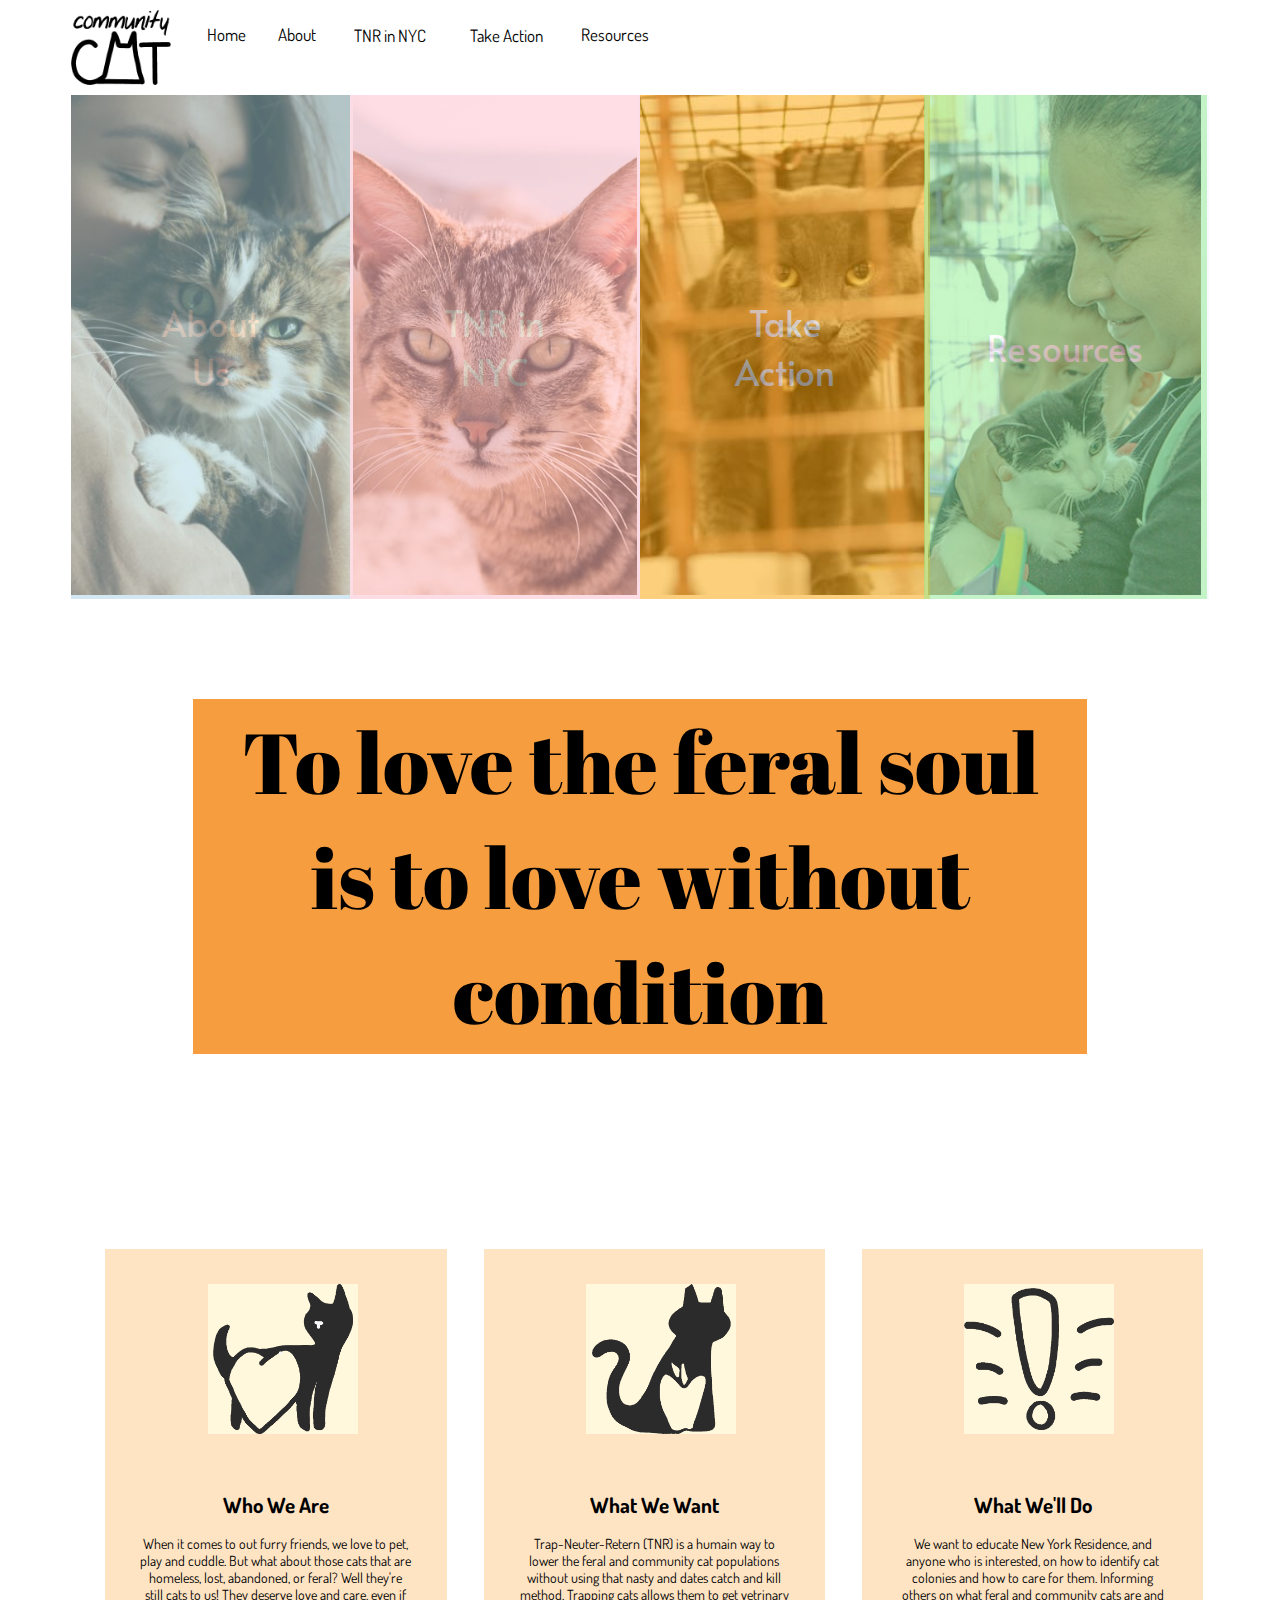
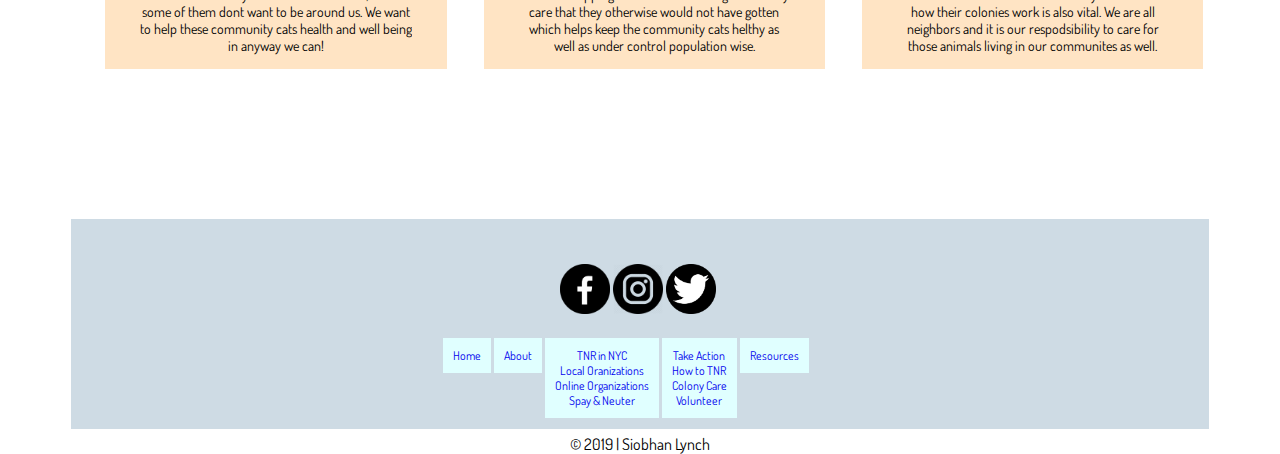
<file: index.html>
<!doctype html>
<html>
<head>
<meta charset="utf-8">
<meta name="viewport" content="initial-scale=1, width=device-width">
		<link rel="stylesheet" type="text/css" href="communitycat.css" />	
    <link href="https://fonts.googleapis.com/css?family=Abril+Fatface|Alata|Alatsi|Dosis:400,500,600|Nunito:400,400i,700,700i|PT+Serif:400,400i,700&display=swap" rel="stylesheet"> 
<title>home</title>    
    
        <script>
		function myFunction() {
  			var x = document.getElementById("myTopnav");
  				if (x.className === "topnav") {
    					x.className += " responsive";
					} else {
    					x.className = "topnav";
					}
				}
		</script>
</head>


<body>

<div class="container">
	<header>
		<div class="topnav" id="myTopnav">
  			<img src="logo-black.png" alt="community cat logo">
            <a href="index.html" >Home</a>
  			<a href="about.html">About</a>
  			<div class="dropdown">
    			<button class="dropbtn"><a href="tnrnyc.html">TNR in NYC</a>
      				<i class="fa fa-caret-down"></i>
    			</button>
   				<div class="dropdown-content">
      				<a href="local-org.html">Local Organizations</a>
      				<a href="online-org.html">Online Organizations</a>
      				<a href="spay-neuter.html">Spay & Neutering</a>
    			</div>
  			</div>
			<div class="dropdown">
    			<button class="dropbtn"><a href="takeaction.html">Take Action</a>
      				<i class="fa fa-caret-down"></i>
    			</button>
   				<div class="dropdown-content">
      				<a href="howtotnr.html">How to TNR</a>
      				<a href="colony-care.html">Colony Care</a>
      				<a href="volunteer.html">Volunteer</a>
    			</div>
  			</div>
			<a href="resources.html">Resources</a>
  			<a href="javascript:void(0);" class="icon" onclick="myFunction()">&#9776;</a>
		</div> 
	</header>




	<div id="homewrap1">
		<img class="navimgsum1" src="images/woman-kissing-cat2.jpeg" alt="Woman holding kitten">
        	<div class="overlay1">
				<a href="about.html">
    			<div class="overlaytype">About Us</div>
				</a>
  			</div>
		<img class="navimgsum2" src="images/eartipped.jpg" alt="Feral cat ear tipped cat">
        	<div class="overlay2">
				<a href="tnrnyc.html">
                <div class="overlaytype">TNR in NYC</div>
				</a>
			</div>
        <img class="navimgsum3" src="images/graycatincage-copy.jpg" alt="Gray cat in TNR program cage">
        	<div class="overlay3">
				<a href="takeaction.html">
            	<div class="overlaytype">Take Action</div>
				</a>
  			</div>
        <img class="navimgsum4" src="images/womanwithcat2.jpg" alt="Woman holding kitten at an event">
			<div class="overlay4">
				<a href="resources.html">
            	<div class="overlaytype">Resources</div>
				</a>
			</div>
    </div>
    
    <div id="homewrap2">
       	<div id="missionstate">To love the feral soul is to love without condition</div>
    </div>
    
    <div id="homewrap3">
    	<div class="step1">
        	<img class="stepicon" src="about.png" alt="cat with heart">
            <div class="steptext"><h2>Who We Are</h2>When it comes to out furry friends, we love to pet, play and cuddle.  But what about those cats that are homeless, lost, abandoned, or feral?  Well they're still cats to us!  They deserve love and care, even if some of them dont want to be around us.  We want to help these community cats health and well being in anyway we can!</div>
        </div>
		<div class="step2">
            <img class="stepicon" src="tnr.png" alt="cat with apple">
            <div class="steptext"><h2>What We Want</h2>Trap-Neuter-Retern (TNR) is a humain way to lower the feral and community cat populations without using that nasty and dates catch and kill method.  Trapping cats allows them to get vetrinary care that they otherwise would not have gotten which helps keep the community cats helthy as well as under control population wise.</div>
        </div>
        <div class="step3">
        	<img class="stepicon" src="ta.png" alt="exclaimation point as a cats nose and whiskers">
			<div class="steptext"><h2>What We'll Do</h2>We want to educate New York Residence, and anyone who is interested, on how to identify cat colonies and how to care for them.  Informing others on what feral and community cats are and how their colonies work is also vital.  We are all neighbors and it is our respodsibility to care for those animals living in our communites as well.</div>
        </div>
    </div>
    
    
    
	<footer class="clearfloat">
	<div class="smedia">
        <img src="images/social/facebook black circle.png" alt="Facebook icon">
        <img src="images/social/instagram black circle.png" alt="Instagram icon">
        <img src="images/social/twitter black circle.png" alt="Twitter icon">
    </div>
    <div class="endnav">
    	<div class="endnav1"><a href="index.html">Home</a></div>
    	<div class="endnav2"><a href="about.html">About</a></div>
    	<div class="endnav3"> 
    		<a href="tnrnyc.html">TNR in NYC</a><br>
   			<a href="local-org.html">Local Oranizations</a> <br>
    		<a href="online-org.html">Online Organizations</a><br>
    		<a href="spay-neuter.html">Spay & Neuter</a>
    	</div>
    	<div class="endnav4">
    		<a href="takeaction.html">Take Action</a><br>
    		<a href="howtotnr.html">How to TNR</a><br>
    		<a href="colony-care.html">Colony Care</a><br>
    		<a href="volunteer.html">Volunteer</a><br>
   		</div>
    	<div class="endnav5"><a href="resources.html">Resources</a><br></div>
		<p style="text-align:center">© 2019 | Siobhan Lynch</p>
	</div>    
    </footer>

</div>



</body>
</html>
</file>
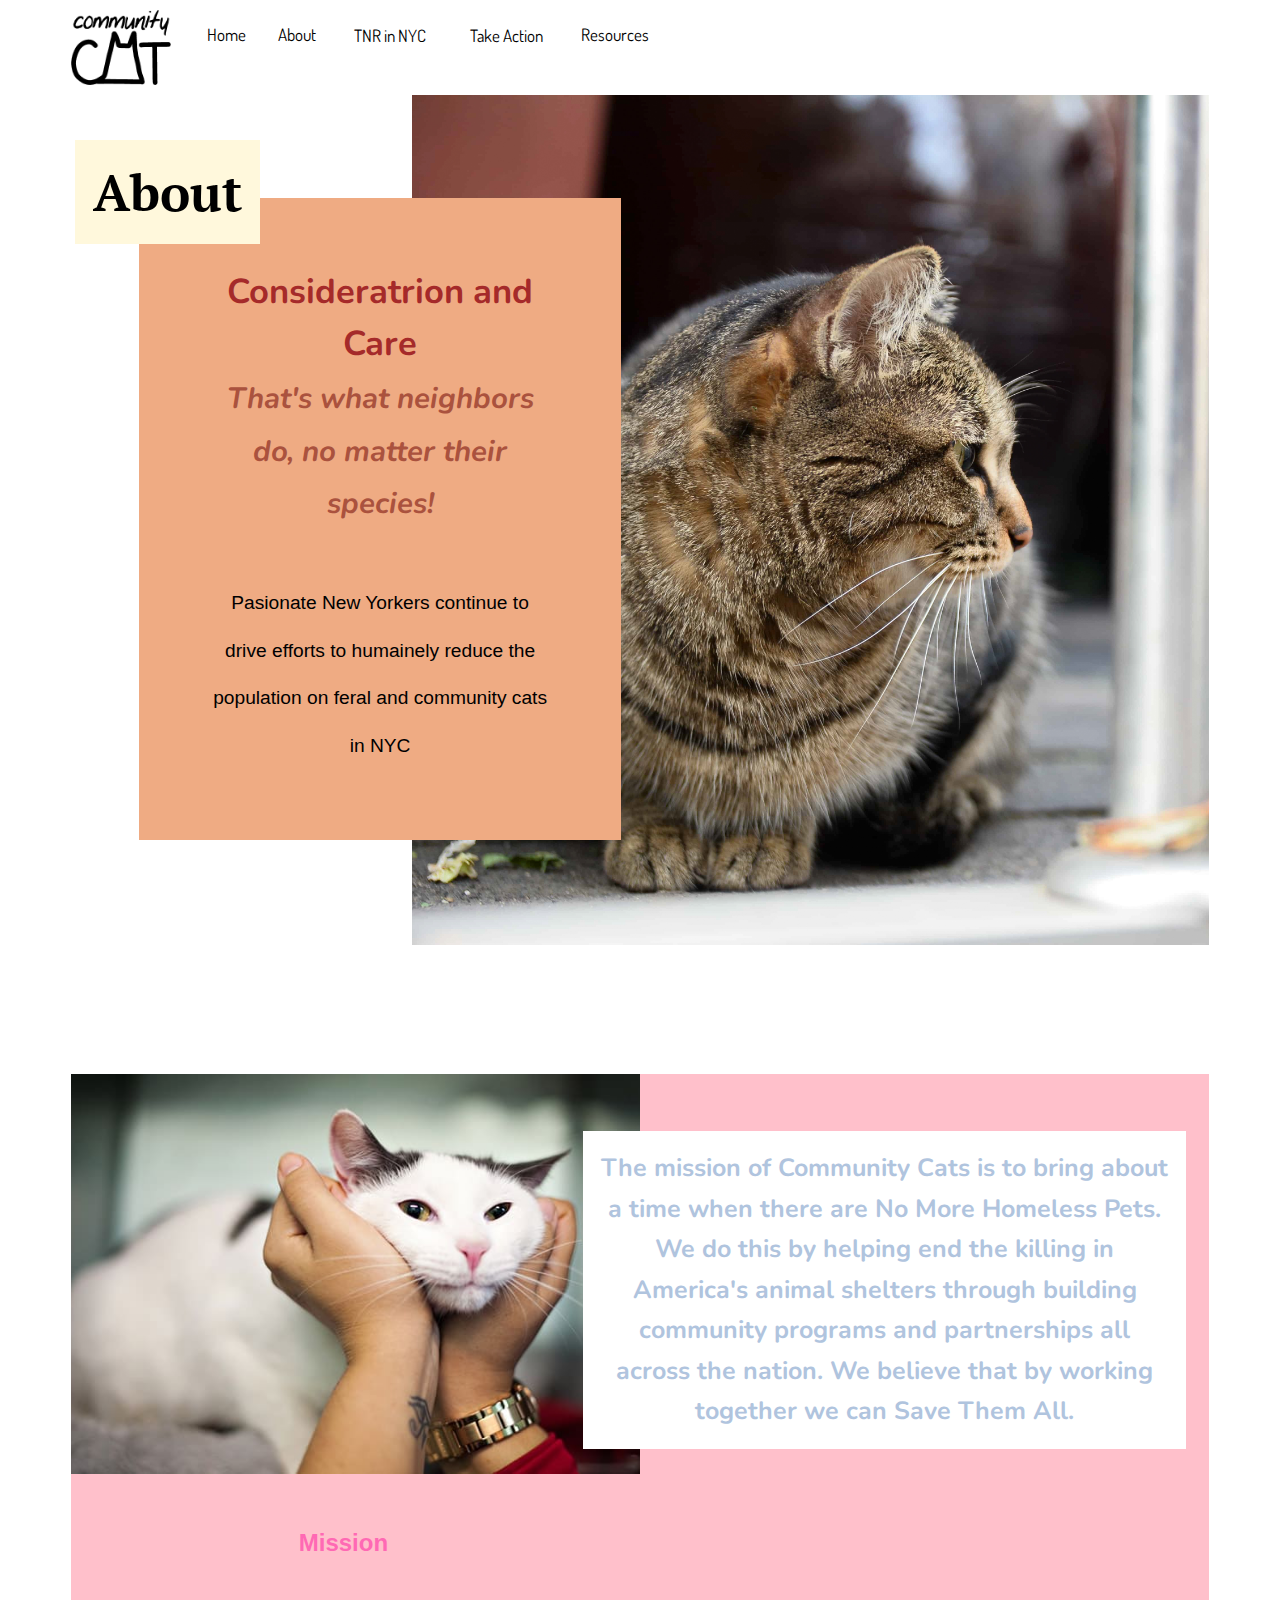
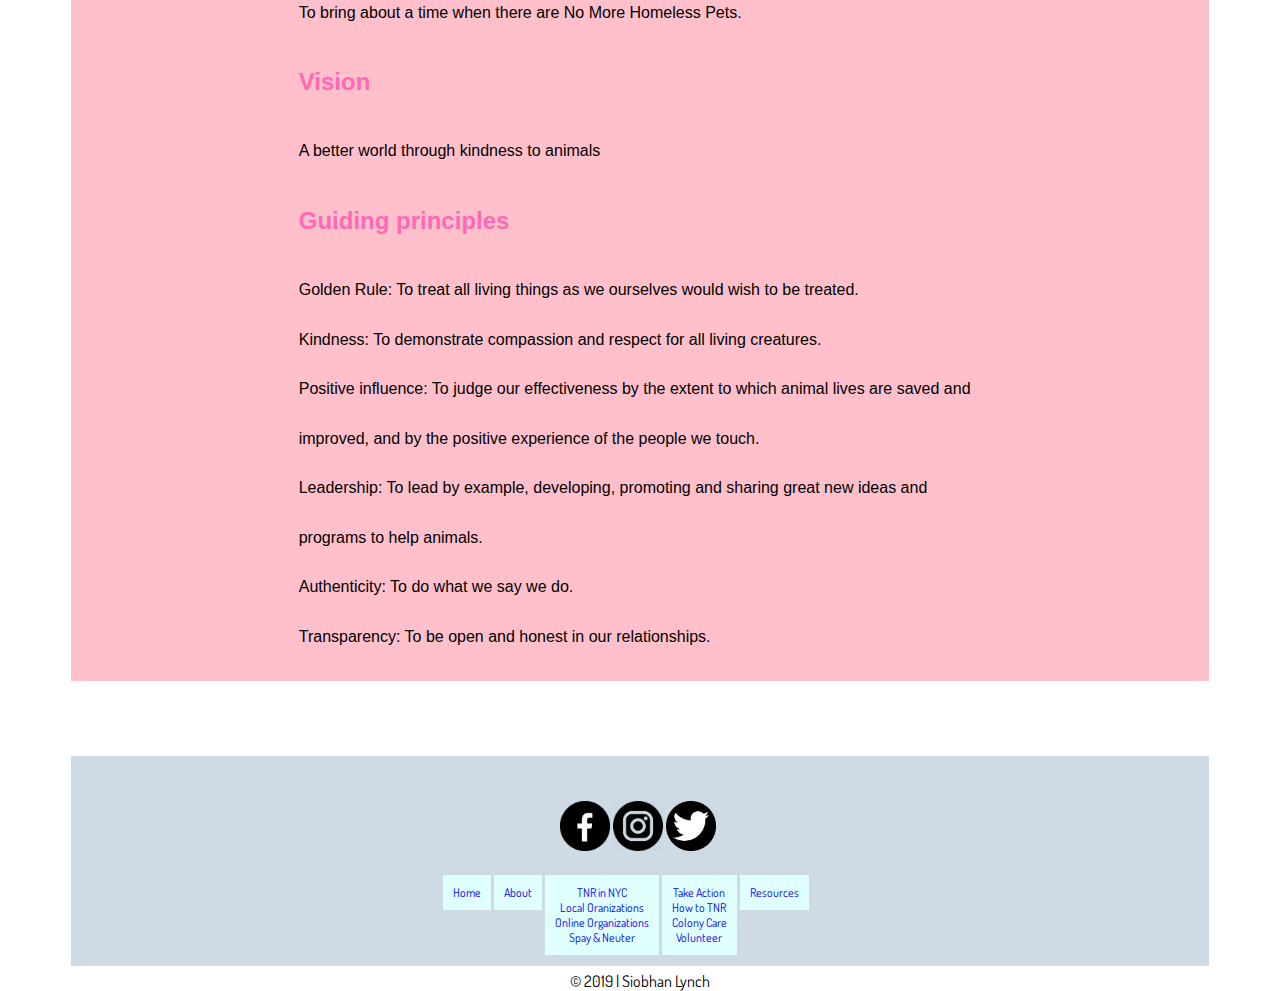
<file: about.html>
<!doctype html>
<html>
<head>
<meta name="viewport" content="initial-scale=1, width=device-width">
	<link rel="stylesheet" type="text/css" href="communitycat.css">	
	<link href="https://fonts.googleapis.com/css?family=Abril+Fatface|Alata|Alatsi|Dosis:400,500,600|Nunito:400,400i,700,700i|PT+Serif:400,400i,700&display=swap" rel="stylesheet"> 
<title>about</title>

    <script>
		function myFunction() {
  			var x = document.getElementById("myTopnav");
  				if (x.className === "topnav") {
    					x.className += " responsive";
					} else {
    					x.className = "topnav";
					}
				}
	</script>
    
</head>


<body>

<div class="container">
		<header>
		<div class="topnav" id="myTopnav">
  			<img src="logo-black.png" alt="community cat logo">
            <a href="index.html" >Home</a>
  			<a href="about.html">About</a>
  			<div class="dropdown">
    			<button class="dropbtn"><a href="tnrnyc.html">TNR in NYC</a>
      				<i class="fa fa-caret-down"></i>
    			</button>
   				<div class="dropdown-content">
      				<a href="local-org.html">Local Organizations</a>
      				<a href="online-org.html">Online Organizations</a>
      				<a href="spay-neuter.html">Spay & Neutering</a>
    			</div>
  			</div>
			<div class="dropdown">
    			<button class="dropbtn"><a href="takeaction.html">Take Action</a>
      				<i class="fa fa-caret-down"></i>
    			</button>
   				<div class="dropdown-content">
      				<a href="howtotnr.html">How to TNR</a>
      				<a href="colony-care.html">Colony Care</a>
      				<a href="volunteer.html">Volunteer</a>
    			</div>
  			</div>
			<a href="resources.html">Resources</a>
  			<a href="javascript:void(0);" class="icon" onclick="myFunction()">&#9776;</a>
		</div> 
	</header>




	<div class="aboutwrap1">
		<img class="titleimage" src="images/feralcat1-copy.jpg" alt="feral cat on the street">
		<div class="stepsum">
			<h1>About</h1>
        	<p class="text1">
            <span>Consideratrion and Care<br> <em>That's what neighbors do, no matter their species!</em></span>
            <br><br>
            Pasionate New Yorkers continue to drive efforts to humainely reduce the population on feral and community cats in NYC
            </p>
			
        </div>
	</div>
    <div class="aboutwrap2">
       	<img class="aboutimage" src="images/happyjawscat.jpg" alt="Woman holding under cats chin with hands">
        <div class="missionexp">
        <p class="text2">The mission of Community Cats is to bring about a time when there are No More Homeless Pets. We do this by helping end the killing in America's animal shelters through building community programs and partnerships all across the nation. We believe that by working together we can Save Them All.</p>
        </div>
   </div>
   <div class="aboutwrap3">
        <div class="missiontype">
        <h2>Mission</h2>
		To bring about a time when there are No More Homeless Pets.
		
        <h2>Vision</h2>
		A better world through kindness to animals

		<h2>Guiding principles</h2>
		Golden Rule: To treat all living things as we ourselves would wish to be treated.
		<br>
		Kindness: To demonstrate compassion and respect for all living creatures.
		<br>
		Positive influence: To judge our effectiveness by the extent to which animal lives are saved and improved, and by the positive experience of the people we touch.
		<br>
		Leadership: To lead by example, developing, promoting and sharing great new ideas and programs to help animals.
		<br>
		Authenticity: To do what we say we do.
		<br>
		Transparency: To be open and honest in our relationships.
        </div>
      </div>
    	
        
    
    
    
    
    
	  <footer class="clearfloat">
		<div class="smedia">
			<img src="images/social/facebook black circle.png" alt="Facebook icon">
			<img src="images/social/instagram black circle.png" alt="Instagram icon">
			<img src="images/social/twitter black circle.png" alt="Twitter icon">
		</div>
		<div class="endnav">
			<div class="endnav1"><a href="index.html">Home</a></div>
			<div class="endnav2"><a href="about.html">About</a></div>
			<div class="endnav3"> 
				<a href="tnrnyc.html">TNR in NYC</a><br>
				   <a href="local-org.html">Local Oranizations</a> <br>
				<a href="online-org.html">Online Organizations</a><br>
				<a href="spay-neuter.html">Spay & Neuter</a>
			</div>
			<div class="endnav4">
				<a href="takeaction.html">Take Action</a><br>
				<a href="howtotnr.html">How to TNR</a><br>
				<a href="colony-care.html">Colony Care</a><br>
				<a href="volunteer.html">Volunteer</a><br>
			   </div>
			<div class="endnav5"><a href="resources.html">Resources</a><br></div>
			<p style="text-align:center">© 2019 | Siobhan Lynch</p>
		</div>    
		</footer>
</div>

</body>
</html>
</file>
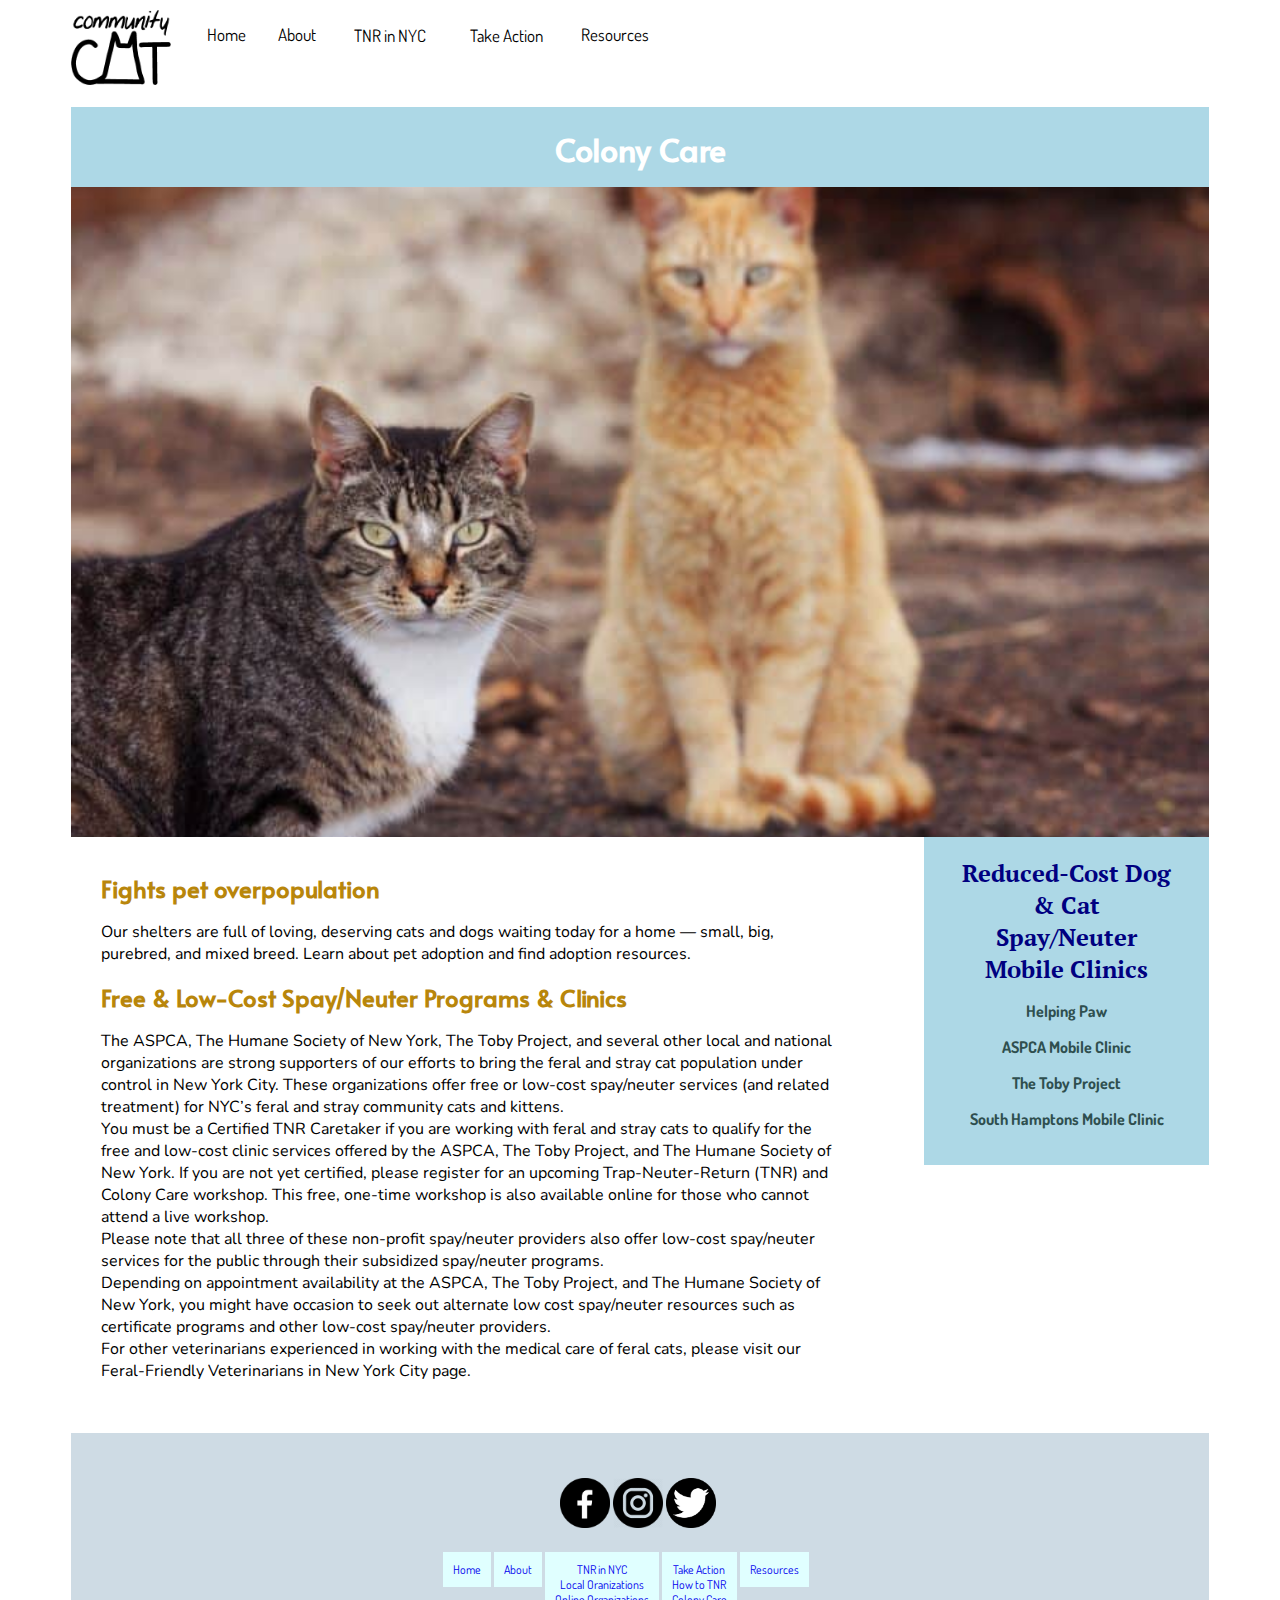
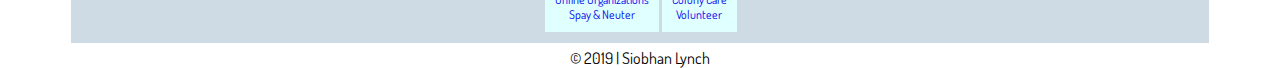
<file: colony-care.html>
<!doctype html>
<html>
<head>
<meta charset="utf-8">
<meta name="viewport" content="initial-scale=1, width=device-width">
		<link rel="stylesheet" type="text/css" href="communitycat.css" />	
    <link href="https://fonts.googleapis.com/css?family=Abril+Fatface|Alata|Alatsi|Dosis:400,500,600|Nunito:400,400i,700,700i|PT+Serif:400,400i,700&display=swap" rel="stylesheet"> 
<title>Colony Care</title>

    
        <script>
		function myFunction() {
  			var x = document.getElementById("myTopnav");
  				if (x.className === "topnav") {
    					x.className += " responsive";
					} else {
    					x.className = "topnav";
					}
				}
		</script>
</head>


<body>

<div class="container">
		<header>
		<div class="topnav" id="myTopnav">
  			<img src="logo-black.png" alt="community cat logo">
            <a href="index.html" >Home</a>
  			<a href="about.html">About</a>
  			<div class="dropdown">
    			<button class="dropbtn"><a href="tnrnyc.html">TNR in NYC</a>
      				<i class="fa fa-caret-down"></i>
    			</button>
   				<div class="dropdown-content">
      				<a href="local-org.html">Local Organizations</a>
      				<a href="online-org.html">Online Organizations</a>
      				<a href="spay-neuter.html">Spay & Neutering</a>
    			</div>
  			</div>
			<div class="dropdown">
    			<button class="dropbtn"><a href="takeaction.html">Take Action</a>
      				<i class="fa fa-caret-down"></i>
    			</button>
   				<div class="dropdown-content">
      				<a href="howtotnr.html">How to TNR</a>
      				<a href="colony-care.html">Colony Care</a>
      				<a href="volunteer.html">Volunteer</a>
    			</div>
  			</div>
			<a href="resources.html">Resources</a>
  			<a href="javascript:void(0);" class="icon" onclick="myFunction()">&#9776;</a>
		</div> 
	</header>

	
	
	
	

 <div class="snwrap1">
		<h1>Colony Care</h1>	
    </div>
    <div class="snwrap2">
    <img class="openingimage" src="images/Feral-Cat-3.jpg" alt="2 Feral cats on the street">
	</div>	
		
        <div class="snwrap3">
			<div class="sntext">
				<h2>Fights pet overpopulation</h2>
				<p>Our shelters are full of loving, deserving cats and dogs waiting today for a home — small, big, purebred, and mixed breed. Learn about pet adoption and find adoption resources.</p>
				<h2>Free & Low-Cost Spay/Neuter Programs & Clinics</h2>
				<p>The ASPCA, The Humane Society of New York, The Toby Project, and several other local and national organizations are strong supporters of our efforts to bring the feral and stray cat population under control in New York City. These organizations offer free or low-cost spay/neuter services (and related treatment) for NYC’s feral and stray community cats and kittens.<br>

You must be a Certified TNR Caretaker if you are working with feral and stray cats to qualify for the free and low-cost clinic services offered by the ASPCA, The Toby Project, and The Humane Society of New York. If you are not yet certified, please register for an upcoming Trap-Neuter-Return (TNR) and Colony Care workshop. This free, one-time workshop is also available online for those who cannot attend a live workshop.
<br>
Please note that all three of these non-profit spay/neuter providers also offer low-cost spay/neuter services for the public through their subsidized spay/neuter programs.
<br>
Depending on appointment availability at the ASPCA, The Toby Project, and The Humane Society of New York, you might have occasion to seek out alternate low cost spay/neuter resources such as certificate programs and other low-cost spay/neuter providers.
<br>
For other veterinarians experienced in working with the medical care of feral cats, please visit our Feral-Friendly Veterinarians in New York City page.<br></p>
			
			</div>
			
		<div class="sidebar">
			<div class="list4">
			<h2><span>Reduced-Cost Dog & Cat Spay/Neuter Mobile Clinics</span></h2>
            <strong>
			<ul><a href="https://helping-paw.org">Helping Paw</a></ul>
			<ul><a href="https://www.aspca.org/nyc/spay-neuter-services/mobile-spay-neuter-clinic">ASPCA Mobile Clinic</a></ul>
            <ul><a href="http://www.tobyproject.org/spay-neuter/preparing-your-pet-be-spayed-or-neutered">The Toby Project</a></ul>
			<ul><a href="https://southamptonanimalshelter.com/spay-neuter-mobile-clinic/">South Hamptons Mobile Clinic</a></ul>
			</strong>         
        </div>
		</div>
    </div>
    
	
	
	
	
	<footer class="clearfloat">
		<div class="smedia">
			<img src="images/social/facebook black circle.png" alt="Facebook icon">
			<img src="images/social/instagram black circle.png" alt="Instagram icon">
			<img src="images/social/twitter black circle.png" alt="Twitter icon">
		</div>
		<div class="endnav">
			<div class="endnav1"><a href="index.html">Home</a></div>
			<div class="endnav2"><a href="about.html">About</a></div>
			<div class="endnav3"> 
				<a href="tnrnyc.html">TNR in NYC</a><br>
				   <a href="local-org.html">Local Oranizations</a> <br>
				<a href="online-org.html">Online Organizations</a><br>
				<a href="spay-neuter.html">Spay & Neuter</a>
			</div>
			<div class="endnav4">
				<a href="takeaction.html">Take Action</a><br>
				<a href="howtotnr.html">How to TNR</a><br>
				<a href="colony-care.html">Colony Care</a><br>
				<a href="volunteer.html">Volunteer</a><br>
			   </div>
			<div class="endnav5"><a href="resources.html">Resources</a><br></div>
			<p style="text-align:center">© 2019 | Siobhan Lynch</p>
		</div>    
		</footer>

</div>



</body>
</html>
</file>
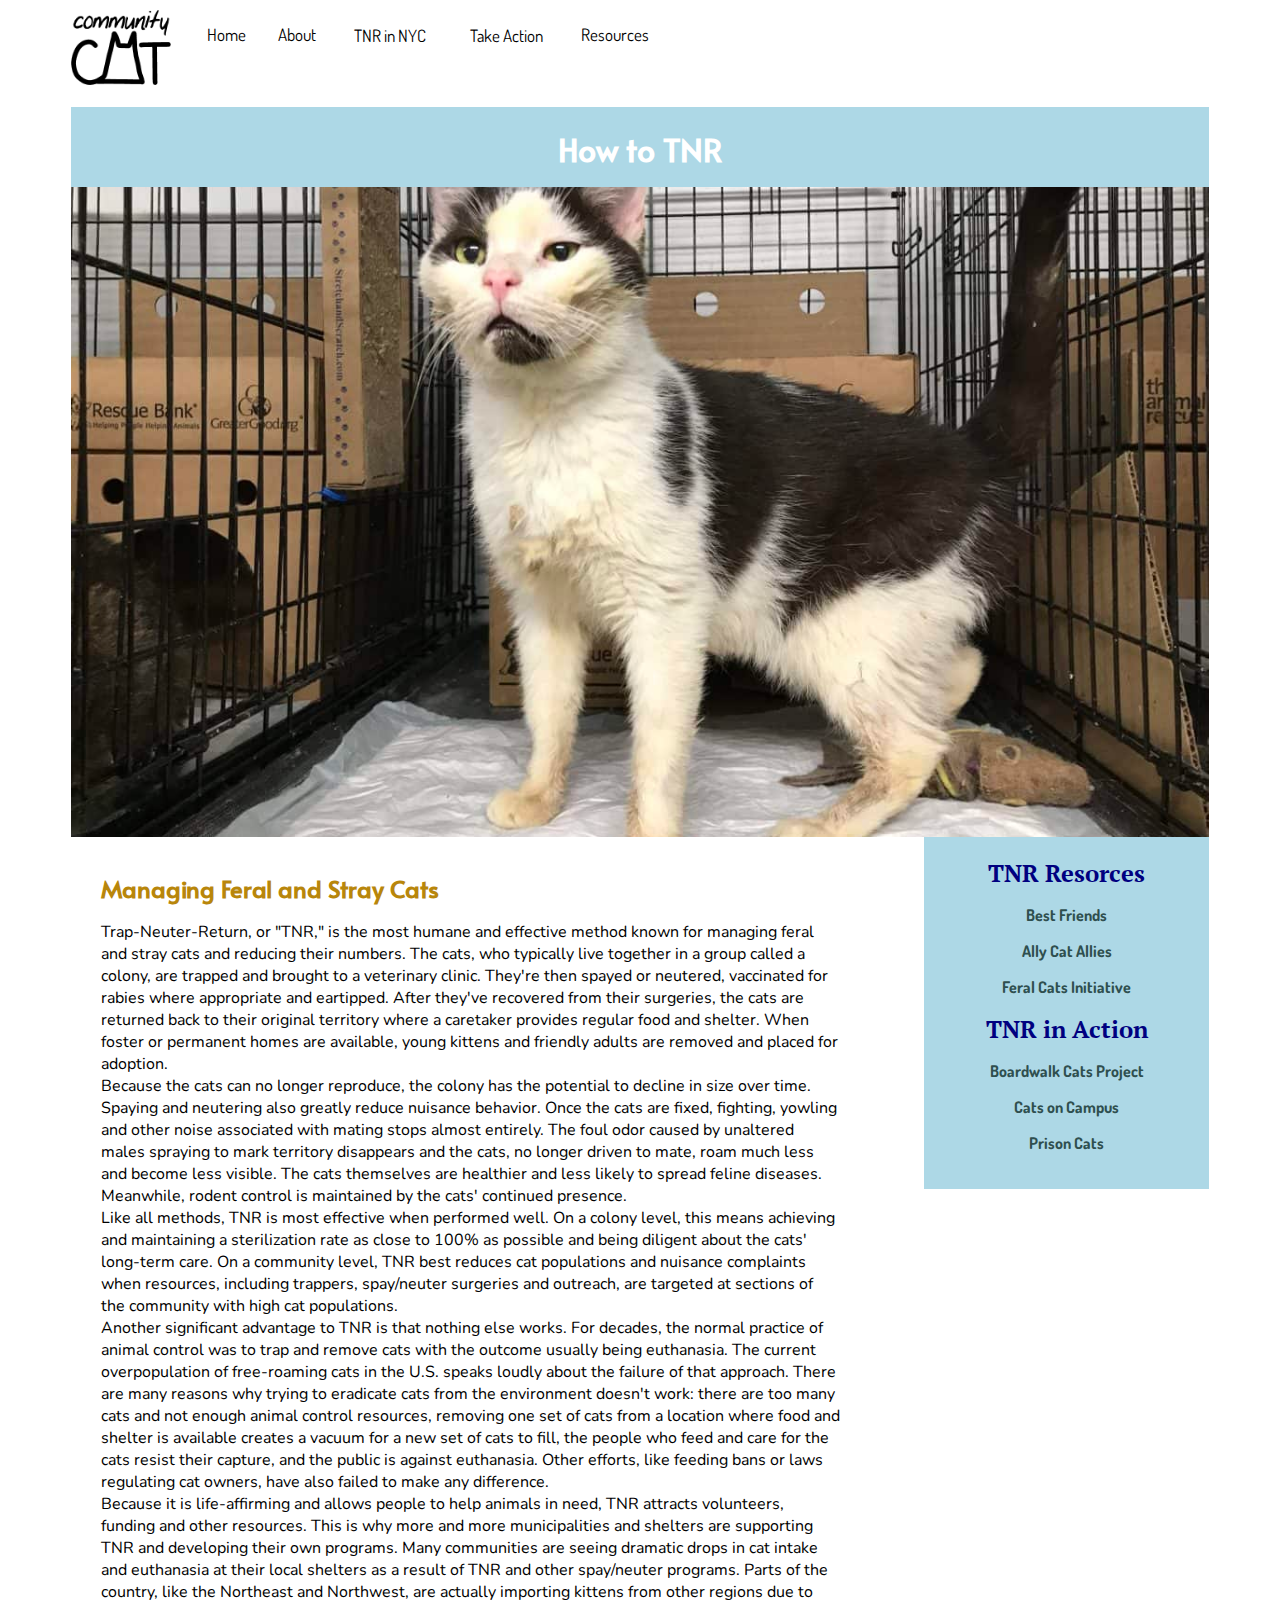
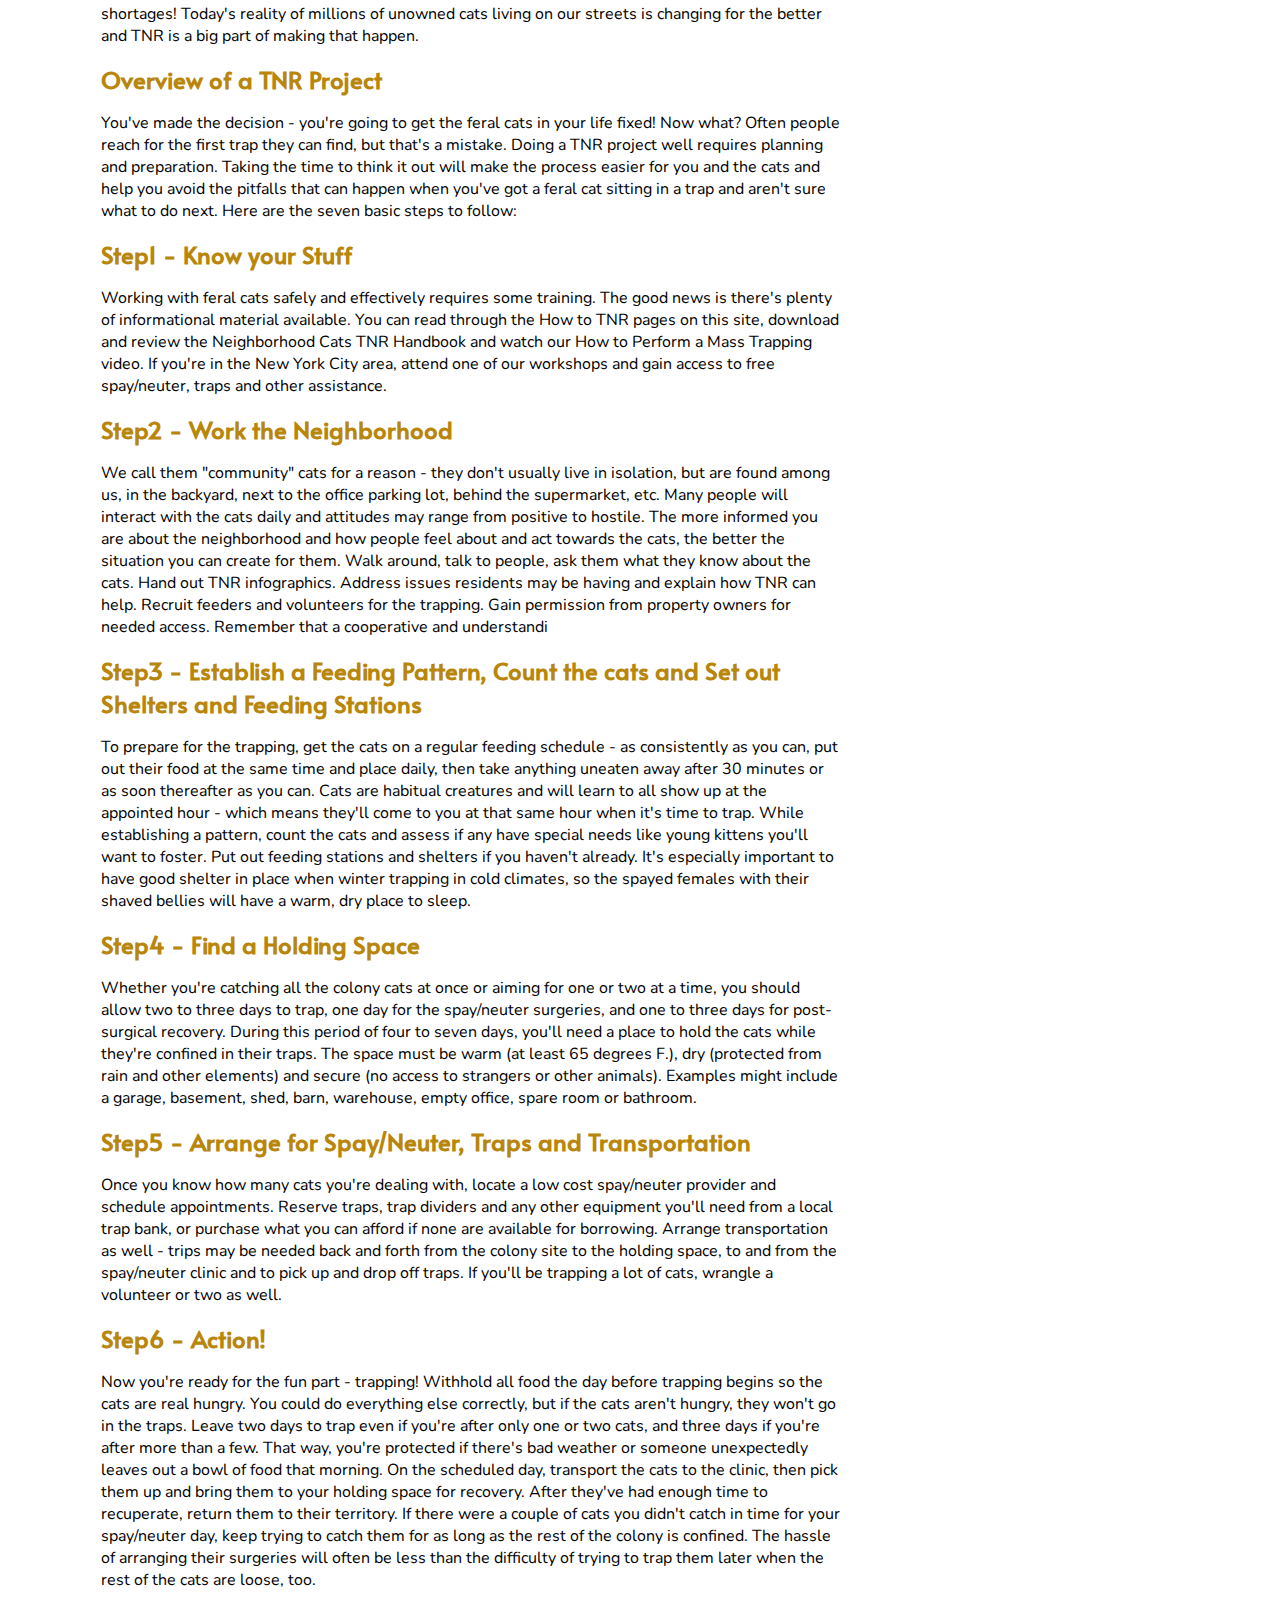
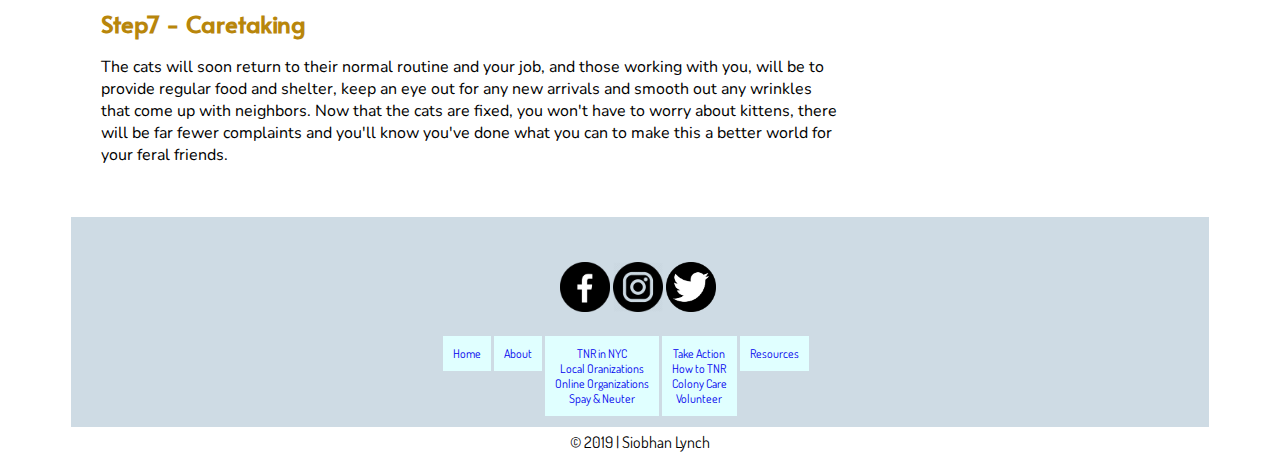
<file: howtotnr.html>
<!doctype html>
<html>
<head>
<meta charset="utf-8">
<meta name="viewport" content="initial-scale=1, width=device-width">
		<link rel="stylesheet" type="text/css" href="communitycat.css" />	
    <link href="https://fonts.googleapis.com/css?family=Abril+Fatface|Alata|Alatsi|Dosis:400,500,600|Nunito:400,400i,700,700i|PT+Serif:400,400i,700&display=swap" rel="stylesheet"> 
<title>How to TNR</title>
    
    
        <script>
		function myFunction() {
  			var x = document.getElementById("myTopnav");
  				if (x.className === "topnav") {
    					x.className += " responsive";
					} else {
    					x.className = "topnav";
					}
				}
		</script>
</head>


<body>

<div class="container">
		<header>
		<div class="topnav" id="myTopnav">
  			<img src="logo-black.png" alt="community cat logo">
            <a href="index.html" >Home</a>
  			<a href="about.html">About</a>
  			<div class="dropdown">
    			<button class="dropbtn"><a href="tnrnyc.html">TNR in NYC</a>
      				<i class="fa fa-caret-down"></i>
    			</button>
   				<div class="dropdown-content">
      				<a href="local-org.html">Local Organizations</a>
      				<a href="online-org.html">Online Organizations</a>
      				<a href="spay-neuter.html">Spay & Neutering</a>
    			</div>
  			</div>
			<div class="dropdown">
    			<button class="dropbtn"><a href="takeaction.html">Take Action</a>
      				<i class="fa fa-caret-down"></i>
    			</button>
   				<div class="dropdown-content">
      				<a href="howtotnr.html">How to TNR</a>
      				<a href="colony-care.html">Colony Care</a>
      				<a href="volunteer.html">Volunteer</a>
    			</div>
  			</div>
			<a href="resources.html">Resources</a>
  			<a href="javascript:void(0);" class="icon" onclick="myFunction()">&#9776;</a>
		</div> 
	</header>







  <div class="snwrap1">
		<h1>How to TNR</h1>	
    </div>
    <div class="snwrap2">
    <img class="openingimage" src="images/cowcattnr.jpg" alt="Black and white feral cat in a tnr cage">
	</div>	
		
        <div class="snwrap3">
			<div class="sntext">
				<h2>Managing Feral and Stray Cats</h2>
				<p>Trap-Neuter-Return, or "TNR," is the most humane and effective method known for managing feral and stray cats and reducing their numbers. The cats, who typically live together in a group called a colony, are trapped and brought to a veterinary clinic. They're then spayed or neutered, vaccinated for rabies where appropriate and eartipped. After they've recovered from their surgeries, the cats are returned back to their original territory where a caretaker provides regular food and shelter. When foster or permanent homes are available, young kittens and friendly adults are removed and placed for adoption.<br>
				Because the cats can no longer reproduce, the colony has the potential to decline in size over time. Spaying and neutering also greatly reduce nuisance behavior. Once the cats are fixed, fighting, yowling and other noise associated with mating stops almost entirely. The foul odor caused by unaltered males spraying to mark territory disappears and the cats, no longer driven to mate, roam much less and become less visible. The cats themselves are healthier and less likely to spread feline diseases. Meanwhile, rodent control is maintained by the cats' continued presence.<br>
Like all methods, TNR is most effective when performed well. On a colony level, this means achieving and maintaining a sterilization rate as close to 100% as possible and being diligent about the cats' long-term care. On a community level, TNR best reduces cat populations and nuisance complaints when resources, including trappers, spay/neuter surgeries and outreach, are targeted at sections of the community with high cat populations.<br>
Another significant advantage to TNR is that nothing else works. For decades, the normal practice of animal control was to trap and remove cats with the outcome usually being euthanasia. The current overpopulation of free-roaming cats in the U.S. speaks loudly about the failure of that approach. There are many reasons why trying to eradicate cats from the environment doesn't work: there are too many cats and not enough animal control resources, removing one set of cats from a location where food and shelter is available creates a vacuum for a new set of cats to fill, the people who feed and care for the cats resist their capture, and the public is against euthanasia. Other efforts, like feeding bans or laws regulating cat owners, have also failed to make any difference.<br>
Because it is life-affirming and allows people to help animals in need, TNR attracts volunteers, funding and other resources. This is why more and more municipalities and shelters are supporting TNR and developing their own programs. Many communities are seeing dramatic drops in cat intake and euthanasia at their local shelters as a result of TNR and other spay/neuter programs. Parts of the country, like the Northeast and Northwest, are actually importing kittens from other regions due to shortages! Today's reality of millions of unowned cats living on our streets is changing for the better and TNR is a big part of making that happen. <br></p>
				
				
				
				<h2>Overview of a TNR Project</h2>
				<p>You've made the decision - you're going to get the feral cats in your life fixed!  Now what? Often people reach for the first trap they can find, but that's a mistake. Doing a TNR project well requires planning and preparation. Taking the time to think it out will make the process easier for you and the cats and help you avoid the pitfalls that can happen when you've got a feral cat sitting in a trap and aren't sure what to do next. Here are the seven basic steps to follow:<br></p>
				
				<h2>Step1 - Know your Stuff</h2>
				<p>Working with feral cats safely and effectively requires some training. The good news is there's plenty of informational material available. You can read through the How to TNR pages on this site, download and review the Neighborhood Cats TNR Handbook and watch our How to Perform a Mass Trapping video. If you're in the New York City area, attend one of our workshops and gain access to free spay/neuter, traps and other assistance.<br></p>
				
				<h2>Step2 - Work the Neighborhood</h2>
				<p>We call them "community" cats for a reason - they don't usually live in isolation, but are found among us, in the backyard, next to the office parking lot, behind the supermarket, etc. Many people will interact with the cats daily and attitudes may range from positive to hostile. The more informed you are about the neighborhood and how people feel about and act towards the cats, the better the situation you can create for them. Walk around, talk to people, ask them what they know about the cats. Hand out TNR infographics. Address issues residents may be having and explain how TNR can help. Recruit feeders and volunteers for the trapping. Gain permission from property owners for needed access. Remember that a cooperative and understandi<br></p>
				
				<h2>Step3 - Establish a Feeding Pattern, Count the cats and Set out Shelters and Feeding Stations</h2>
				<p>To prepare for the trapping, get the cats on a regular feeding schedule - as consistently as you can, put out their food at the same time and place daily, then take anything uneaten away after 30 minutes or as soon thereafter as you can. Cats are habitual creatures and will learn to all show up at the appointed hour - which means they'll come to you at that same hour when it's time to trap. While establishing a pattern, count the cats and assess if any have special needs like young kittens you'll want to foster. Put out feeding stations and shelters if you haven't already. It's especially important to have good shelter in place when winter trapping in cold climates, so the spayed females with their shaved bellies will have a warm, dry place to sleep.<br></p>
				
				<h2>Step4 - Find a Holding Space</h2>
				<p>Whether you're catching all the colony cats at once or aiming for one or two at a time, you should allow two to three days to trap, one day for the spay/neuter surgeries, and one to three days for post-surgical recovery. During this period of four to seven days, you'll need a place to hold the cats while they're confined in their traps. The space must be warm (at least 65 degrees F.), dry (protected from rain and other elements) and secure (no access to strangers or other animals). Examples might include a garage, basement, shed, barn, warehouse, empty office, spare room or bathroom.<br></p>
				
				<h2>Step5 - Arrange for Spay/Neuter, Traps and Transportation</h2>
				<p>Once you know how many cats you're dealing with, locate a low cost spay/neuter provider and schedule appointments. Reserve traps, trap dividers and any other equipment you'll need from a local trap bank, or purchase what you can afford if none are available for borrowing. Arrange transportation as well - trips may be needed back and forth from the colony site to the holding space, to and from the spay/neuter clinic and to pick up and drop off traps. If you'll be trapping a lot of cats, wrangle a volunteer or two as well.<br></p>
				
				<h2>Step6 - Action!</h2>
				<p>Now you're ready for the fun part - trapping! Withhold all food the day before trapping begins so the cats are real hungry. You could do everything else correctly, but if the cats aren't hungry, they won't go in the traps. Leave two days to trap even if you're after only one or two cats, and three days if you're after more than a few. That way, you're protected if there's bad weather or someone unexpectedly leaves out a bowl of food that morning. On the scheduled day, transport the cats to the clinic, then pick them up and bring them to your holding space for recovery. After they've had enough time to recuperate, return them to their territory. If there were a couple of cats you didn't catch in time for your spay/neuter day, keep trying to catch them for as long as the rest of the colony is confined. The hassle of arranging their surgeries will often be less than the difficulty of trying to trap them later when the rest of the cats are loose, too.<br></p>
				
				<h2>Step7 - Caretaking</h2>
				<p>The cats will soon return to their normal routine and your job, and those working with you, will be to provide regular food and shelter, keep an eye out for any new arrivals and smooth out any wrinkles that come up with neighbors. Now that the cats are fixed, you won't have to worry about kittens, there will be far fewer complaints and you'll know you've done what you can to make this a better world for your feral friends.</p>
			
			</div>
			
		<div class="sidebar">
			<div class="list4">
			<h2><span>TNR Resorces</span></h2>
            <strong>
			<ul><a href="https://bestfriends.org/our-work/regional-programs/best-friends-new-york">Best Friends</a></ul>
			<ul><a href="https://www.alleycat.org/our-work/trap-neuter-return/">Ally Cat Allies</a></ul>
            <ul><a href="http://animalalliancenyc.org/feralcats/get-involved-helping-community-cats/">Feral Cats Initiative</a></ul>
			</strong>      
            
            <h2><span>TNR in Action</span></h2>
            <strong>
			<ul><a href="https://www.alleycat.org/our-work/trap-neuter-return/boardwalk-cats-project/">Boardwalk Cats Project</a></ul>
			<ul><a href="https://www.alleycat.org/our-work/trap-neuter-return/cats-on-campus/">Cats on Campus</a></ul>
            <ul><a href="https://www.alleycat.org/our-work/trap-neuter-return/prison-cats/">Prison Cats</a></ul>
			</strong>        
        </div>
		</div>
    </div>





    
	<footer class="clearfloat">
		<div class="smedia">
			<img src="images/social/facebook black circle.png" alt="Facebook icon">
			<img src="images/social/instagram black circle.png" alt="Instagram icon">
			<img src="images/social/twitter black circle.png" alt="Twitter icon">
		</div>
		<div class="endnav">
			<div class="endnav1"><a href="index.html">Home</a></div>
			<div class="endnav2"><a href="about.html">About</a></div>
			<div class="endnav3"> 
				<a href="tnrnyc.html">TNR in NYC</a><br>
				   <a href="local-org.html">Local Oranizations</a> <br>
				<a href="online-org.html">Online Organizations</a><br>
				<a href="spay-neuter.html">Spay & Neuter</a>
			</div>
			<div class="endnav4">
				<a href="takeaction.html">Take Action</a><br>
				<a href="howtotnr.html">How to TNR</a><br>
				<a href="colony-care.html">Colony Care</a><br>
				<a href="volunteer.html">Volunteer</a><br>
			   </div>
			<div class="endnav5"><a href="resources.html">Resources</a><br></div>
			<p style="text-align:center">© 2019 | Siobhan Lynch</p>
		</div>    
		</footer>
</div>



</body>
</html>
</file>
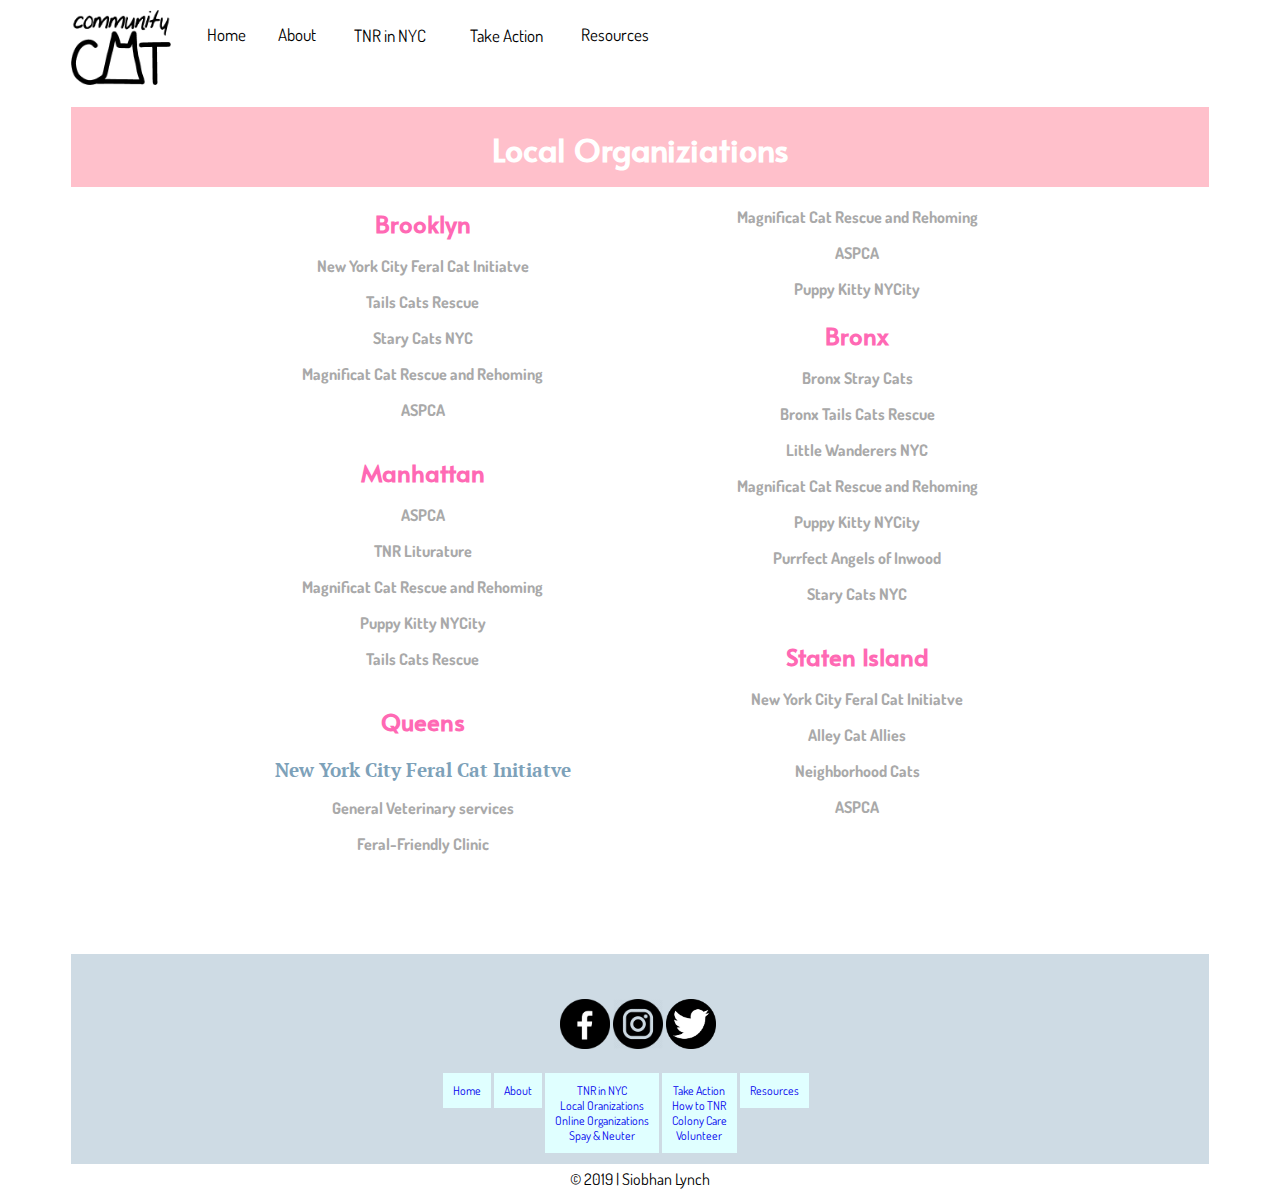
<file: local-org.html>
<!doctype html>
<html>
<head>
<meta name="viewport" content="initial-scale=1, width=device-width">
	<link rel="stylesheet" type="text/css" href="communitycat.css">	
    <link href="https://fonts.googleapis.com/css?family=Alata|Alatsi|Dosis:400,500,600|Nunito:400,400i,700,700i|PT+Serif:400,400i,700&display=swap" rel="stylesheet"> 
<title>local Oganiizations</title>
	<style type="text/css">

	
	
	</style>
    
	<script>
		function myFunction() {
  			var x = document.getElementById("myTopnav");
  				if (x.className === "topnav") {
    					x.className += " responsive";
					} else {
    					x.className = "topnav";
					}
				}
	</script>
</head>


<body>
<div class="container">
		<header>
		<div class="topnav" id="myTopnav">
  			<img src="logo-black.png" alt="community cat logo">
            <a href="index.html" >Home</a>
  			<a href="about.html">About</a>
  			<div class="dropdown">
    			<button class="dropbtn"><a href="tnrnyc.html">TNR in NYC</a>
      				<i class="fa fa-caret-down"></i>
    			</button>
   				<div class="dropdown-content">
      				<a href="local-org.html">Local Organizations</a>
      				<a href="online-org.html">Online Organizations</a>
      				<a href="spay-neuter.html">Spay & Neutering</a>
    			</div>
  			</div>
			<div class="dropdown">
    			<button class="dropbtn"><a href="takeaction.html">Take Action</a>
      				<i class="fa fa-caret-down"></i>
    			</button>
   				<div class="dropdown-content">
      				<a href="howtotnr.html">How to TNR</a>
      				<a href="colony-care.html">Colony Care</a>
      				<a href="volunteer.html">Volunteer</a>
    			</div>
  			</div>
			<a href="resources.html">Resources</a>
  			<a href="javascript:void(0);" class="icon" onclick="myFunction()">&#9776;</a>
		</div> 
	</header>
	
    
    
    
    <div class="orgpgwrap1">
		<h1>Local Organiziations</h1>	
    </div>
    <div class="orgpgwrap2">
       	<div class="list">
			<h2><span>Brooklyn</span></h2>
            <strong>
			<ul><a href="#">New York City Feral Cat Initiatve</a></ul>
			<ul><a href="http://animalalliancenyc.org/feralcats/tnr-colony-care-resources/tnr-community-outreach-relations/tnr-literature/">Tails Cats Rescue</a></ul>
            <ul><a href="#">Stary Cats NYC</a></ul>
			<ul><a href="#">Magnificat Cat Rescue and Rehoming</a></ul>
			<ul><a href="#">ASPCA</a></ul>
			</strong>
            <br>
            
            <strong>
			<h2>Manhattan</h2>
			<ul><a href="#">ASPCA</a></ul>
			<ul><a href="">TNR Liturature</a></ul>
			<ul><a href="#">Magnificat Cat Rescue and Rehoming</a></ul>
			<ul><a href="#">Puppy Kitty NYCity</a></ul>
			<ul><a href="#">Tails Cats Rescue</a></ul>	
			</strong>
            <br>
            
            <strong>
			<h2>Queens</h2>
			<br>
            <h3>New York City Feral Cat Initiatve</h3>
			<ul><a href="http://animalalliancenyc.org/feralcats/tnr-colony-care-resources/spayneuter-veterinary-care/">General Veterinary services</a></ul>
			<ul><a href="http://animalalliancenyc.org/feralcats/tnr-colony-care-resources/spayneuter-veterinary-care/feral-friendly-veterinarians-in-new-york-city/">Feral-Friendly Clinic</a></ul>
			<ul><a href="#">Magnificat Cat Rescue and Rehoming</a></ul>
			<ul><a href="#">ASPCA</a></ul>
			<ul><a href="#">Puppy Kitty NYCity</a></ul>
			</strong>
            <br>
                  		
            <strong>
			<h2>Bronx</h2>
			<ul><a href="https://www.facebook.com/bronxstraycats/">Bronx Stray Cats</a></ul>
			<ul><a href="http://bronxtails.org/">Bronx Tails Cats Rescue</a></ul>
			<ul><a href="https://littlewanderersnyc.org/">Little Wanderers NYC</a></ul>
			<ul><a href="http://magnificatrescue.org/">Magnificat Cat Rescue and Rehoming</a></ul>
			<ul><a href="https://puppykittynyc.org/">Puppy Kitty NYCity</a></ul>
			<ul><a href="https://www.facebook.com/PurrfectAngelsofInwood">Purrfect Angels of Inwood</a></ul>
			<ul><a href="http://www.straycatsnyc.com/">Stary Cats NYC</a></ul>
			<ul><a href=""></a></ul>
			</strong>
            <br>
            
            <strong>
			<h2>Staten Island</h2>
			<ul><a href="http://animalalliancenyc.org/feralcats/">New York City Feral Cat Initiatve</a></ul>
			<ul><a href="https://www.alleycat.org/our-work/feral-friends-network/">Alley Cat Allies</a></ul>
			<ul><a href="https://www.neighborhoodcats.org/resources/advocacy">Neighborhood Cats</a></ul>
			<ul><a href="#">ASPCA</a></ul>
			</strong>
        </div>
		
		
       
    </div>
    
	<footer class="clearfloat">
		<div class="smedia">
			<img src="images/social/facebook black circle.png" alt="Facebook icon">
			<img src="images/social/instagram black circle.png" alt="Instagram icon">
			<img src="images/social/twitter black circle.png" alt="Twitter icon">
		</div>
		<div class="endnav">
			<div class="endnav1"><a href="index.html">Home</a></div>
			<div class="endnav2"><a href="about.html">About</a></div>
			<div class="endnav3"> 
				<a href="tnrnyc.html">TNR in NYC</a><br>
				   <a href="local-org.html">Local Oranizations</a> <br>
				<a href="online-org.html">Online Organizations</a><br>
				<a href="spay-neuter.html">Spay & Neuter</a>
			</div>
			<div class="endnav4">
				<a href="takeaction.html">Take Action</a><br>
				<a href="howtotnr.html">How to TNR</a><br>
				<a href="colony-care.html">Colony Care</a><br>
				<a href="volunteer.html">Volunteer</a><br>
			   </div>
			<div class="endnav5"><a href="resources.html">Resources</a><br></div>
			<p style="text-align:center">© 2019 | Siobhan Lynch</p>
		</div>    
		</footer>

</div>


</body>
</html>
</file>
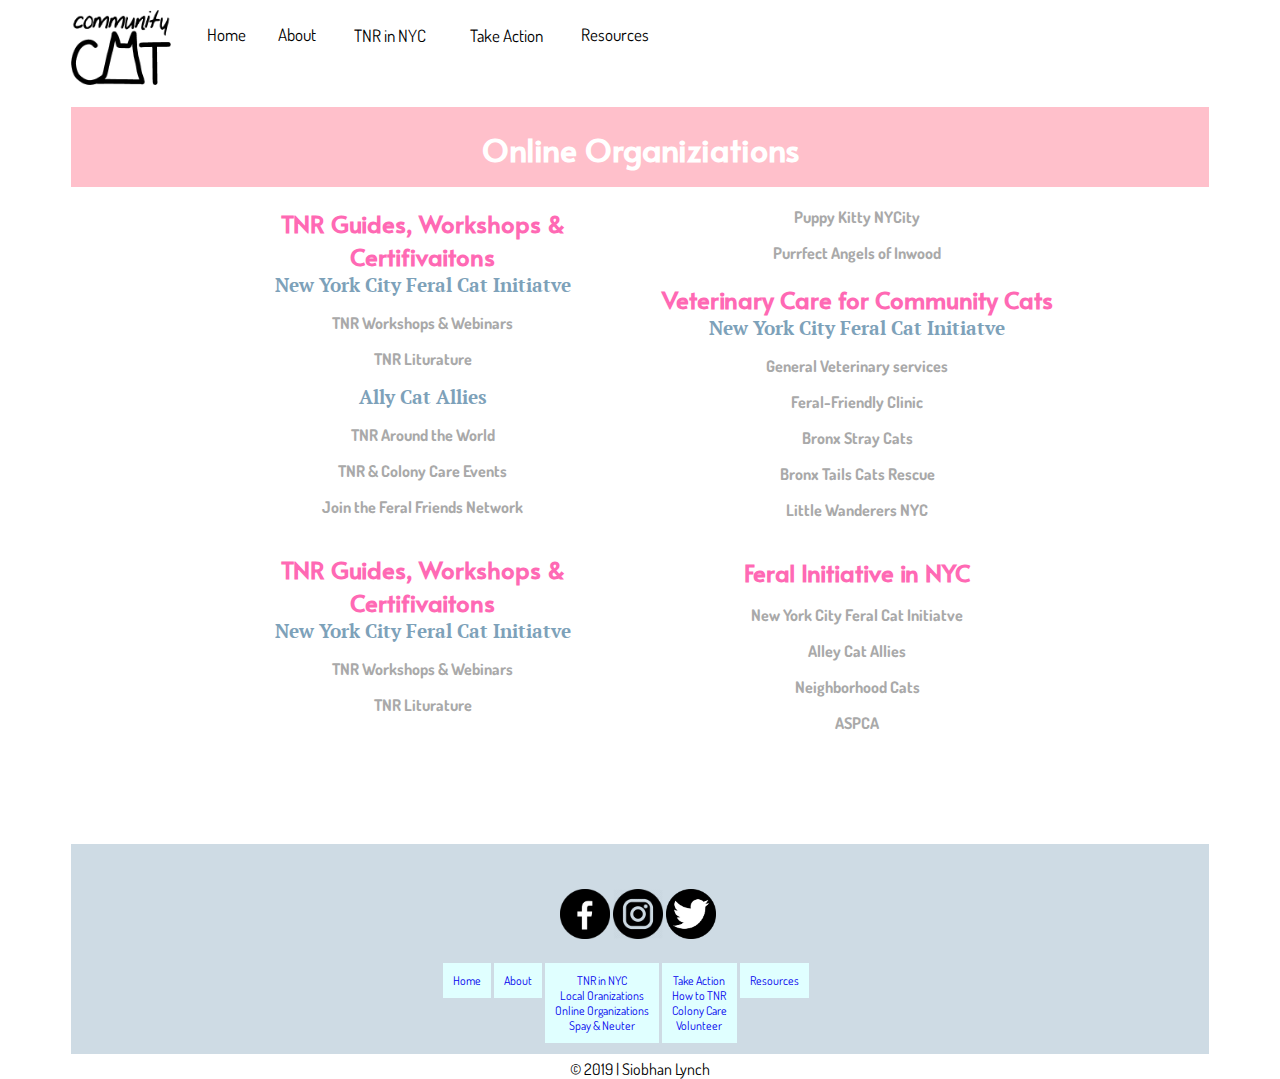
<file: online-org.html>
<!doctype html>
<html>
<head>
<meta name="viewport" content="initial-scale=1, width=device-width">
	<link rel="stylesheet" type="text/css" href="communitycat.css">	
	<link href="https://fonts.googleapis.com/css?family=Alata|Alatsi|Dosis:400,500,600|Nunito:400,400i,700,700i|PT+Serif:400,400i,700&display=swap" rel="stylesheet"> 
<title>online Oganiizations</title>
	
    
	<script>
		function myFunction() {
  			var x = document.getElementById("myTopnav");
  				if (x.className === "topnav") {
    					x.className += " responsive";
					} else {
    					x.className = "topnav";
					}
				}
	</script>
</head>


<body>
<div class="container">
		<header>
		<div class="topnav" id="myTopnav">
  			<img src="logo-black.png" alt="community cat logo">
            <a href="index.html" >Home</a>
  			<a href="about.html">About</a>
  			<div class="dropdown">
    			<button class="dropbtn"><a href="tnrnyc.html">TNR in NYC</a>
      				<i class="fa fa-caret-down"></i>
    			</button>
   				<div class="dropdown-content">
      				<a href="local-org.html">Local Organizations</a>
      				<a href="online-org.html">Online Organizations</a>
      				<a href="spay-neuter.html">Spay & Neutering</a>
    			</div>
  			</div>
			<div class="dropdown">
    			<button class="dropbtn"><a href="takeaction.html">Take Action</a>
      				<i class="fa fa-caret-down"></i>
    			</button>
   				<div class="dropdown-content">
      				<a href="howtotnr.html">How to TNR</a>
      				<a href="colony-care.html">Colony Care</a>
      				<a href="volunteer.html">Volunteer</a>
    			</div>
  			</div>
			<a href="resources.html">Resources</a>
  			<a href="javascript:void(0);" class="icon" onclick="myFunction()">&#9776;</a>
		</div> 
	</header>
	
    
    
    
    <div class="orgpgwrap1">
		<h1>Online Organiziations</h1>	
    </div>
    <div class="orgpgwrap2">
       	<div class="list">
        	
			<h2><span>TNR Guides, Workshops & Certifivaitons</span></h2>
			<h3>New York City Feral Cat Initiatve</h3>
			<strong>
            <ul><a href="#">TNR Workshops & Webinars</a></ul>
			<ul><a href="http://animalalliancenyc.org/feralcats/tnr-colony-care-resources/tnr-community-outreach-relations/tnr-literature/">TNR Liturature</a></ul>
            <h3>Ally Cat Allies</h3>
			<ul><a href="https://www.alleycat.org/around-the-world-with-tnr/">TNR Around the World</a></ul>
			<ul><a href="https://www.alleycat.org/take-action/events/">TNR & Colony Care Events</a></ul>
			<ul><a href="https://www.alleycat.org/take-action/join-the-feral-friends-network/">Join the Feral Friends Network</a></ul>
			</strong>
            <br>
            
			<h2>TNR Guides, Workshops & Certifivaitons</h2>
			<strong>
            <h3>New York City Feral Cat Initiatve</h3>
			<ul><a href="#">TNR Workshops & Webinars</a></ul>
			<ul><a href="http://animalalliancenyc.org/feralcats/tnr-colony-care-resources/tnr-community-outreach-relations/tnr-literature/">TNR Liturature</a></ul>
			<ul><a href="https://puppykittynyc.org/">Puppy Kitty NYCity</a></ul>
			<ul><a href="https://www.facebook.com/PurrfectAngelsofInwood">Purrfect Angels of Inwood</a></ul>
			</strong>
            <br>
            
			<h2>Veterinary Care for Community Cats</h2>
			<h3>New York City Feral Cat Initiatve</h3>
			<strong>
            <ul><a href="http://animalalliancenyc.org/feralcats/tnr-colony-care-resources/spayneuter-veterinary-care/">General Veterinary services</a></ul>
			<ul><a href="http://animalalliancenyc.org/feralcats/tnr-colony-care-resources/spayneuter-veterinary-care/feral-friendly-veterinarians-in-new-york-city/">Feral-Friendly Clinic</a></ul>
			<ul><a href="https://www.facebook.com/bronxstraycats/">Bronx Stray Cats</a></ul>
			<ul><a href="http://bronxtails.org/">Bronx Tails Cats Rescue</a></ul>
			<ul><a href="https://littlewanderersnyc.org/">Little Wanderers NYC</a></ul>
			</strong>
            <br>
            
			<h2>Feral Initiative in NYC</h2>
			<strong>
            <ul><a href="http://animalalliancenyc.org/feralcats/">New York City Feral Cat Initiatve</a></ul>
			<ul><a href="https://www.alleycat.org/our-work/feral-friends-network/">Alley Cat Allies</a></ul>
			<ul><a href="https://www.neighborhoodcats.org/resources/advocacy">Neighborhood Cats</a></ul>
			<ul><a href="#">ASPCA</a></ul>
            </strong>
		</div>
		
		
        
    </div>
    
	
	
	
	
	<footer class="clearfloat">
		<div class="smedia">
			<img src="images/social/facebook black circle.png" alt="Facebook icon">
			<img src="images/social/instagram black circle.png" alt="Instagram icon">
			<img src="images/social/twitter black circle.png" alt="Twitter icon">
		</div>
		<div class="endnav">
			<div class="endnav1"><a href="index.html">Home</a></div>
			<div class="endnav2"><a href="about.html">About</a></div>
			<div class="endnav3"> 
				<a href="tnrnyc.html">TNR in NYC</a><br>
				   <a href="local-org.html">Local Oranizations</a> <br>
				<a href="online-org.html">Online Organizations</a><br>
				<a href="spay-neuter.html">Spay & Neuter</a>
			</div>
			<div class="endnav4">
				<a href="takeaction.html">Take Action</a><br>
				<a href="howtotnr.html">How to TNR</a><br>
				<a href="colony-care.html">Colony Care</a><br>
				<a href="volunteer.html">Volunteer</a><br>
			   </div>
			<div class="endnav5"><a href="resources.html">Resources</a><br></div>
			<p style="text-align:center">© 2019 | Siobhan Lynch</p>
		</div>    
		</footer>

</div>


</body>
</html>
</file>
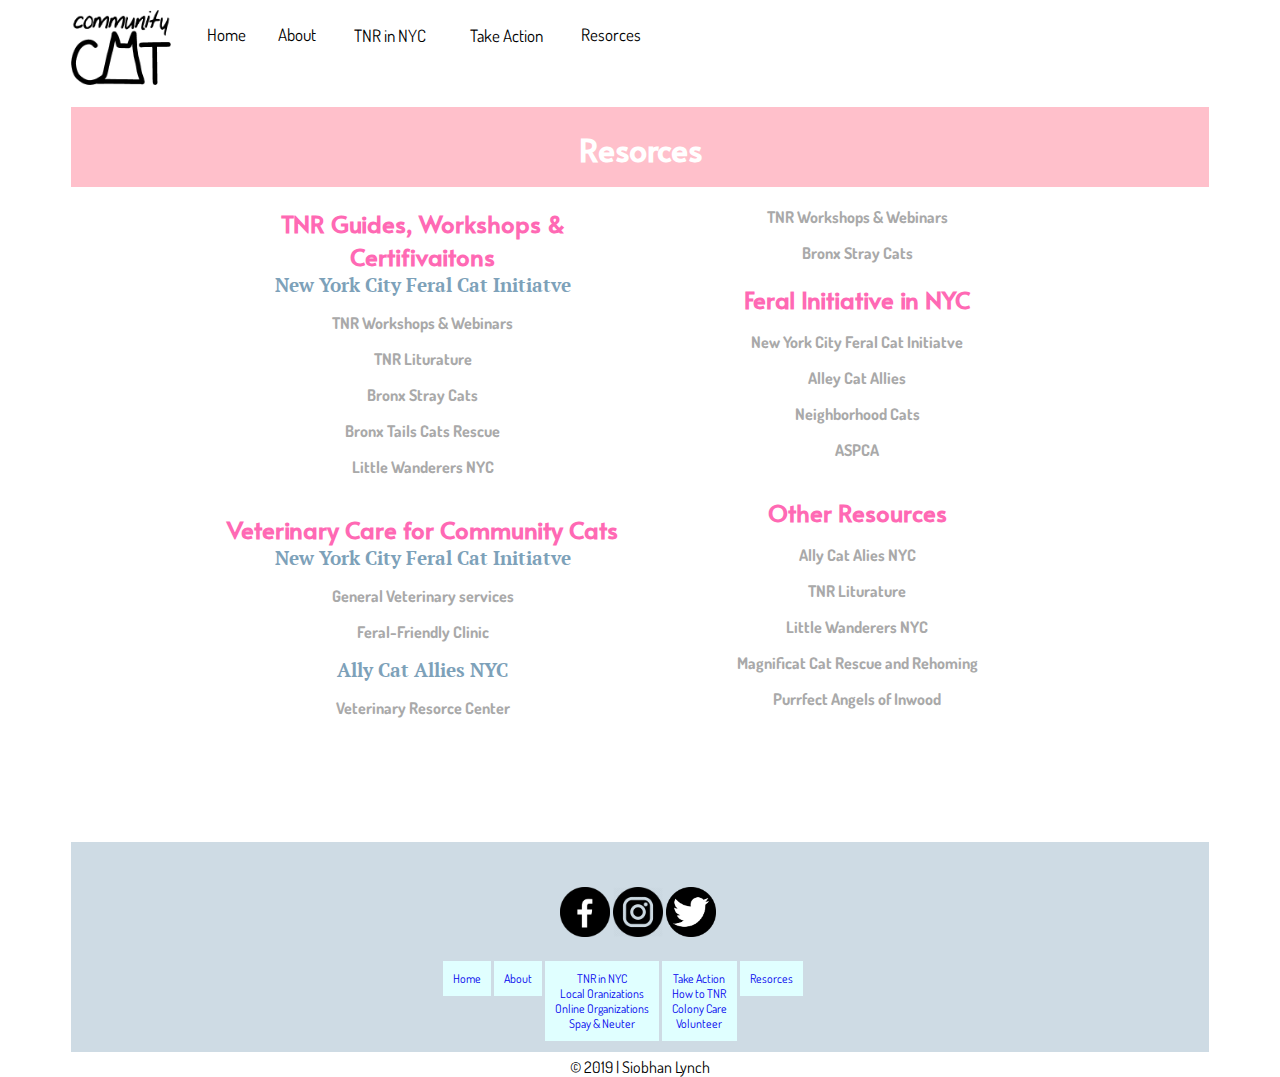
<file: resorces.html>
<!doctype html>
<html>
<head>
<meta name="viewport" content="initial-scale=1, width=device-width">
	<link rel="stylesheet" type="text/css" href="communitycat.css">	
	<link href="https://fonts.googleapis.com/css?family=Alata|Alatsi|Dosis:400,500,600|Nunito:400,400i,700,700i|PT+Serif:400,400i,700&display=swap" rel="stylesheet"> 
<title>resorces</title>
	<style type="text/css">

		
	
	
	</style>
    
	<script>
		function myFunction() {
  			var x = document.getElementById("myTopnav");
  				if (x.className === "topnav") {
    					x.className += " responsive";
					} else {
    					x.className = "topnav";
					}
				}
	</script>
</head>


<body>
<div class="container">
		<header>
		<div class="topnav" id="myTopnav">
  			<img src="logo-black.png" alt="community cat logo">
            <a href="index.html" >Home</a>
  			<a href="about.html">About</a>
  			<div class="dropdown">
    			<button class="dropbtn"><a href="tnrnyc.html">TNR in NYC</a>
      				<i class="fa fa-caret-down"></i>
    			</button>
   				<div class="dropdown-content">
      				<a href="local-org.html">Local Organizations</a>
      				<a href="online-org.html">Online Organizations</a>
      				<a href="spay-neuter.html">Spay & Neutering</a>
    			</div>
  			</div>
			<div class="dropdown">
    			<button class="dropbtn"><a href="takeaction.html">Take Action</a>
      				<i class="fa fa-caret-down"></i>
    			</button>
   				<div class="dropdown-content">
      				<a href="howtotnr.html">How to TNR</a>
      				<a href="colony-care.html">Colony Care</a>
      				<a href="volunteer.html">Volunteer</a>
    			</div>
  			</div>
			<a href="resorces.html">Resorces</a>
  			<a href="javascript:void(0);" class="icon" onclick="myFunction()">&#9776;</a>
		</div> 
	</header>
	
    
    
    
    <div class="orgpgwrap1">
		<h1>Resorces</h1>	
    </div>
    <div class="orgpgwrap2">
       	<div class="list">
			<h2><span>TNR Guides, Workshops & Certifivaitons</span></h2>
			<h3>New York City Feral Cat Initiatve</h3>
			<strong>
            <ul><a href="#">TNR Workshops & Webinars</a></ul>
			<ul><a href="http://animalalliancenyc.org/feralcats/tnr-colony-care-resources/tnr-community-outreach-relations/tnr-literature/">TNR Liturature</a></ul>
			<ul><a href="https://www.facebook.com/bronxstraycats/">Bronx Stray Cats</a></ul>
			<ul><a href="http://bronxtails.org/">Bronx Tails Cats Rescue</a></ul>
			<ul><a href="https://littlewanderersnyc.org/">Little Wanderers NYC</a></ul>
			</strong>
            <br>
		
			<h2>Veterinary Care for Community Cats</h2>
			<h3>New York City Feral Cat Initiatve</h3>
			<strong>
            <ul><a href="http://animalalliancenyc.org/feralcats/tnr-colony-care-resources/spayneuter-veterinary-care/">General Veterinary services</a></ul>
			<ul><a href="http://animalalliancenyc.org/feralcats/tnr-colony-care-resources/spayneuter-veterinary-care/feral-friendly-veterinarians-in-new-york-city/">Feral-Friendly Clinic</a></ul>
            <h3>Ally Cat Allies NYC</h3>
			<ul><a href="https://www.alleycat.org/resources/veterinary-resource-center/">Veterinary Resorce Center</a></ul>
			<ul><a href="#">TNR Workshops & Webinars</a></ul>
			<ul><a href="https://www.facebook.com/bronxstraycats/">Bronx Stray Cats</a></ul>
			</strong>
            <br>
            
			<h2>Feral Initiative in NYC</h2>
			<strong>
            <ul><a href="http://animalalliancenyc.org/feralcats/">New York City Feral Cat Initiatve</a></ul>
			<ul><a href="https://www.alleycat.org/our-work/feral-friends-network/">Alley Cat Allies</a></ul>
			<ul><a href="https://www.neighborhoodcats.org/resources/advocacy">Neighborhood Cats</a></ul>
			<ul><a href="#">ASPCA</a></ul>
            </strong>
            <br>
            
            <h2>Other Resources</h2>
			<strong>
            <ul><a href="https://www.alleycat.org/resources-page/?wpv_view_count=2532-TCPID6829&wpv-resource-categories%5B%5D=tnr&resource-type%5B%5D=">Ally Cat Alies NYC</a></ul>
			<ul><a href="http://animalalliancenyc.org/feralcats/tnr-colony-care-resources/tnr-community-outreach-relations/tnr-literature/">TNR Liturature</a></ul>
			<ul><a href="https://littlewanderersnyc.org/">Little Wanderers NYC</a></ul>
			<ul><a href="http://magnificatrescue.org/">Magnificat Cat Rescue and Rehoming</a></ul>
			<ul><a href="https://www.facebook.com/PurrfectAngelsofInwood">Purrfect Angels of Inwood</a></ul>
			</strong>
            <br>
		</div>
		
        
		<!----IDK if i want FIND HELP pg anymore???
        <div class="orgpgwrap3">
        	<h2>Find Help</h2>
            <div class="contact">blaah blahblahblahblhablhablha
			</div>
        </div>--->
    </div>
    
	<footer class="clearfloat">
		<div class="smedia">
			<img src="images/social/facebook black circle.png" alt="Facebook icon">
			<img src="images/social/instagram black circle.png" alt="Instagram icon">
			<img src="images/social/twitter black circle.png" alt="Twitter icon">
		</div>
		<div class="endnav">
			<div class="endnav1"><a href="index.html">Home</a></div>
			<div class="endnav2"><a href="about.html">About</a></div>
			<div class="endnav3"> 
				<a href="tnrnyc.html">TNR in NYC</a><br>
				   <a href="local-org.html">Local Oranizations</a> <br>
				<a href="online-org.html">Online Organizations</a><br>
				<a href="spay-neuter.html">Spay & Neuter</a>
			</div>
			<div class="endnav4">
				<a href="takeaction.html">Take Action</a><br>
				<a href="howtotnr.html">How to TNR</a><br>
				<a href="colony-care.html">Colony Care</a><br>
				<a href="volunteer.html">Volunteer</a><br>
			   </div>
			<div class="endnav5"><a href="resorces.html">Resorces</a><br></div>
			<p style="text-align:center">© 2019 | Siobhan Lynch</p>
		</div>    
		</footer>

</div>


</body>
</html>
</file>
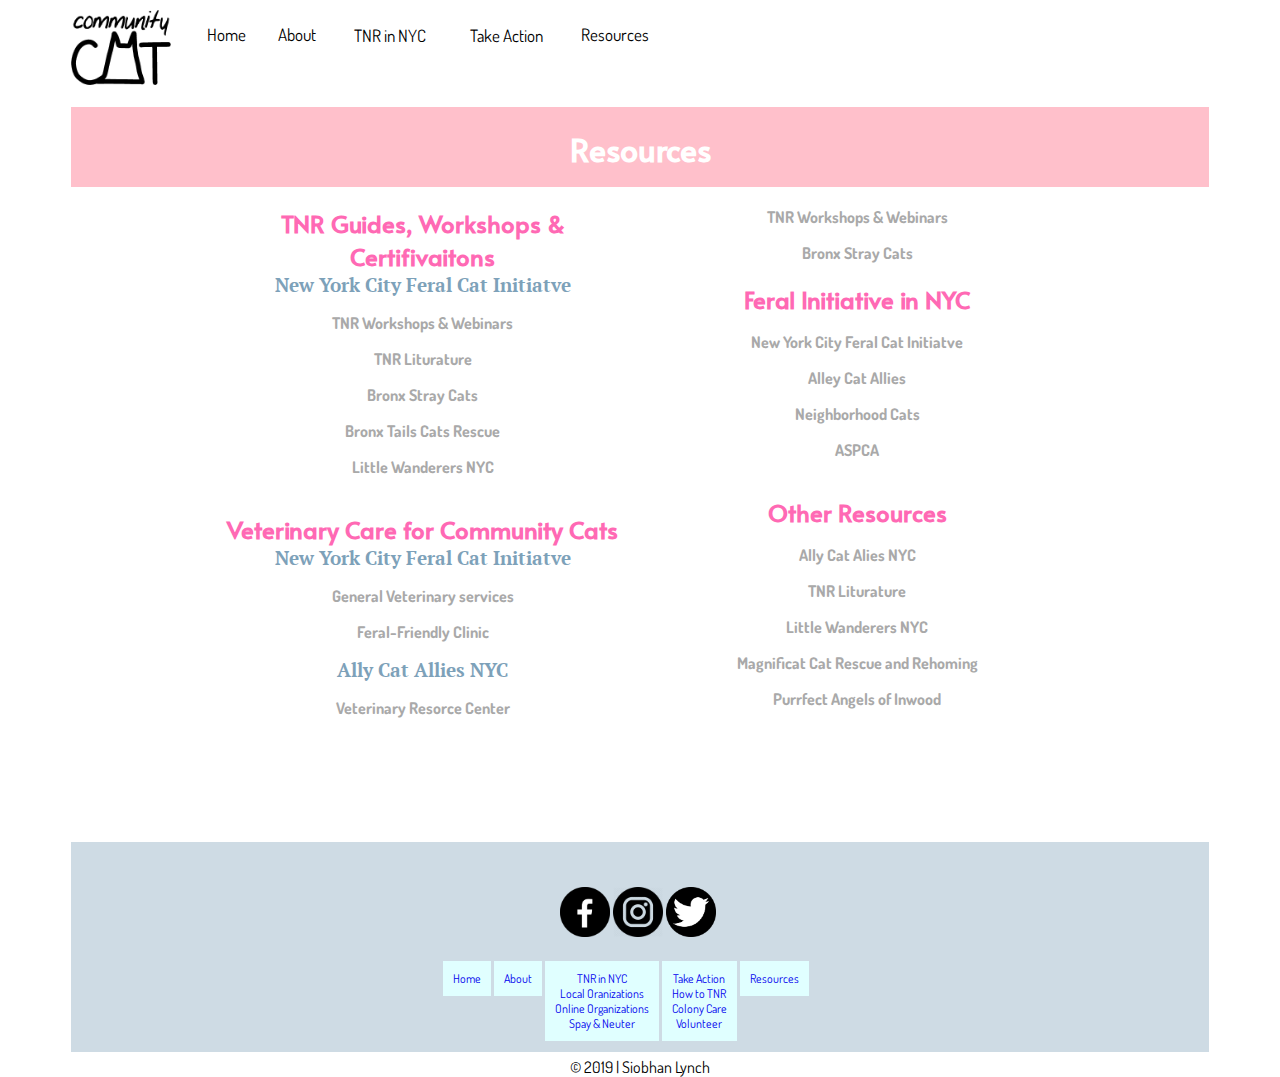
<file: resources.html>
<!doctype html>
<html>
<head>
<meta name="viewport" content="initial-scale=1, width=device-width">
	<link rel="stylesheet" type="text/css" href="communitycat.css">	
	<link href="https://fonts.googleapis.com/css?family=Alata|Alatsi|Dosis:400,500,600|Nunito:400,400i,700,700i|PT+Serif:400,400i,700&display=swap" rel="stylesheet"> 
<title>resources</title>
	<style type="text/css">

		
	
	
	</style>
    
	<script>
		function myFunction() {
  			var x = document.getElementById("myTopnav");
  				if (x.className === "topnav") {
    					x.className += " responsive";
					} else {
    					x.className = "topnav";
					}
				}
	</script>
</head>


<body>
<div class="container">
		<header>
		<div class="topnav" id="myTopnav">
  			<img src="logo-black.png" alt="community cat logo">
            <a href="index.html" >Home</a>
  			<a href="about.html">About</a>
  			<div class="dropdown">
    			<button class="dropbtn"><a href="tnrnyc.html">TNR in NYC</a>
      				<i class="fa fa-caret-down"></i>
    			</button>
   				<div class="dropdown-content">
      				<a href="local-org.html">Local Organizations</a>
      				<a href="online-org.html">Online Organizations</a>
      				<a href="spay-neuter.html">Spay & Neutering</a>
    			</div>
  			</div>
			<div class="dropdown">
    			<button class="dropbtn"><a href="takeaction.html">Take Action</a>
      				<i class="fa fa-caret-down"></i>
    			</button>
   				<div class="dropdown-content">
      				<a href="howtotnr.html">How to TNR</a>
      				<a href="colony-care.html">Colony Care</a>
      				<a href="volunteer.html">Volunteer</a>
    			</div>
  			</div>
			<a href="resources.html">Resources</a>
  			<a href="javascript:void(0);" class="icon" onclick="myFunction()">&#9776;</a>
		</div> 
	</header>
	
    
    
    
    <div class="orgpgwrap1">
		<h1>Resources</h1>	
    </div>
    <div class="orgpgwrap2">
       	<div class="list">
			<h2><span>TNR Guides, Workshops & Certifivaitons</span></h2>
			<h3>New York City Feral Cat Initiatve</h3>
			<strong>
            <ul><a href="#">TNR Workshops & Webinars</a></ul>
			<ul><a href="http://animalalliancenyc.org/feralcats/tnr-colony-care-resources/tnr-community-outreach-relations/tnr-literature/">TNR Liturature</a></ul>
			<ul><a href="https://www.facebook.com/bronxstraycats/">Bronx Stray Cats</a></ul>
			<ul><a href="http://bronxtails.org/">Bronx Tails Cats Rescue</a></ul>
			<ul><a href="https://littlewanderersnyc.org/">Little Wanderers NYC</a></ul>
			</strong>
            <br>
		
			<h2>Veterinary Care for Community Cats</h2>
			<h3>New York City Feral Cat Initiatve</h3>
			<strong>
            <ul><a href="http://animalalliancenyc.org/feralcats/tnr-colony-care-resources/spayneuter-veterinary-care/">General Veterinary services</a></ul>
			<ul><a href="http://animalalliancenyc.org/feralcats/tnr-colony-care-resources/spayneuter-veterinary-care/feral-friendly-veterinarians-in-new-york-city/">Feral-Friendly Clinic</a></ul>
            <h3>Ally Cat Allies NYC</h3>
			<ul><a href="https://www.alleycat.org/resources/veterinary-resource-center/">Veterinary Resorce Center</a></ul>
			<ul><a href="#">TNR Workshops & Webinars</a></ul>
			<ul><a href="https://www.facebook.com/bronxstraycats/">Bronx Stray Cats</a></ul>
			</strong>
            <br>
            
			<h2>Feral Initiative in NYC</h2>
			<strong>
            <ul><a href="http://animalalliancenyc.org/feralcats/">New York City Feral Cat Initiatve</a></ul>
			<ul><a href="https://www.alleycat.org/our-work/feral-friends-network/">Alley Cat Allies</a></ul>
			<ul><a href="https://www.neighborhoodcats.org/resources/advocacy">Neighborhood Cats</a></ul>
			<ul><a href="#">ASPCA</a></ul>
            </strong>
            <br>
            
            <h2>Other Resources</h2>
			<strong>
            <ul><a href="https://www.alleycat.org/resources-page/?wpv_view_count=2532-TCPID6829&wpv-resource-categories%5B%5D=tnr&resource-type%5B%5D=">Ally Cat Alies NYC</a></ul>
			<ul><a href="http://animalalliancenyc.org/feralcats/tnr-colony-care-resources/tnr-community-outreach-relations/tnr-literature/">TNR Liturature</a></ul>
			<ul><a href="https://littlewanderersnyc.org/">Little Wanderers NYC</a></ul>
			<ul><a href="http://magnificatrescue.org/">Magnificat Cat Rescue and Rehoming</a></ul>
			<ul><a href="https://www.facebook.com/PurrfectAngelsofInwood">Purrfect Angels of Inwood</a></ul>
			</strong>
            <br>
		</div>
		
        
		<!----IDK if i want FIND HELP pg anymore???
        <div class="orgpgwrap3">
        	<h2>Find Help</h2>
            <div class="contact">blaah blahblahblahblhablhablha
			</div>
        </div>--->
    </div>
    
	<footer class="clearfloat">
		<div class="smedia">
			<img src="images/social/facebook black circle.png" alt="Facebook icon">
			<img src="images/social/instagram black circle.png" alt="Instagram icon">
			<img src="images/social/twitter black circle.png" alt="Twitter icon">
		</div>
		<div class="endnav">
			<div class="endnav1"><a href="index.html">Home</a></div>
			<div class="endnav2"><a href="about.html">About</a></div>
			<div class="endnav3"> 
				<a href="tnrnyc.html">TNR in NYC</a><br>
				   <a href="local-org.html">Local Oranizations</a> <br>
				<a href="online-org.html">Online Organizations</a><br>
				<a href="spay-neuter.html">Spay & Neuter</a>
			</div>
			<div class="endnav4">
				<a href="takeaction.html">Take Action</a><br>
				<a href="howtotnr.html">How to TNR</a><br>
				<a href="colony-care.html">Colony Care</a><br>
				<a href="volunteer.html">Volunteer</a><br>
			   </div>
			<div class="endnav5"><a href="resources.html">Resources</a><br></div>
			<p style="text-align:center">© 2019 | Siobhan Lynch</p>
		</div>    
		</footer>

</div>


</body>
</html>
</file>
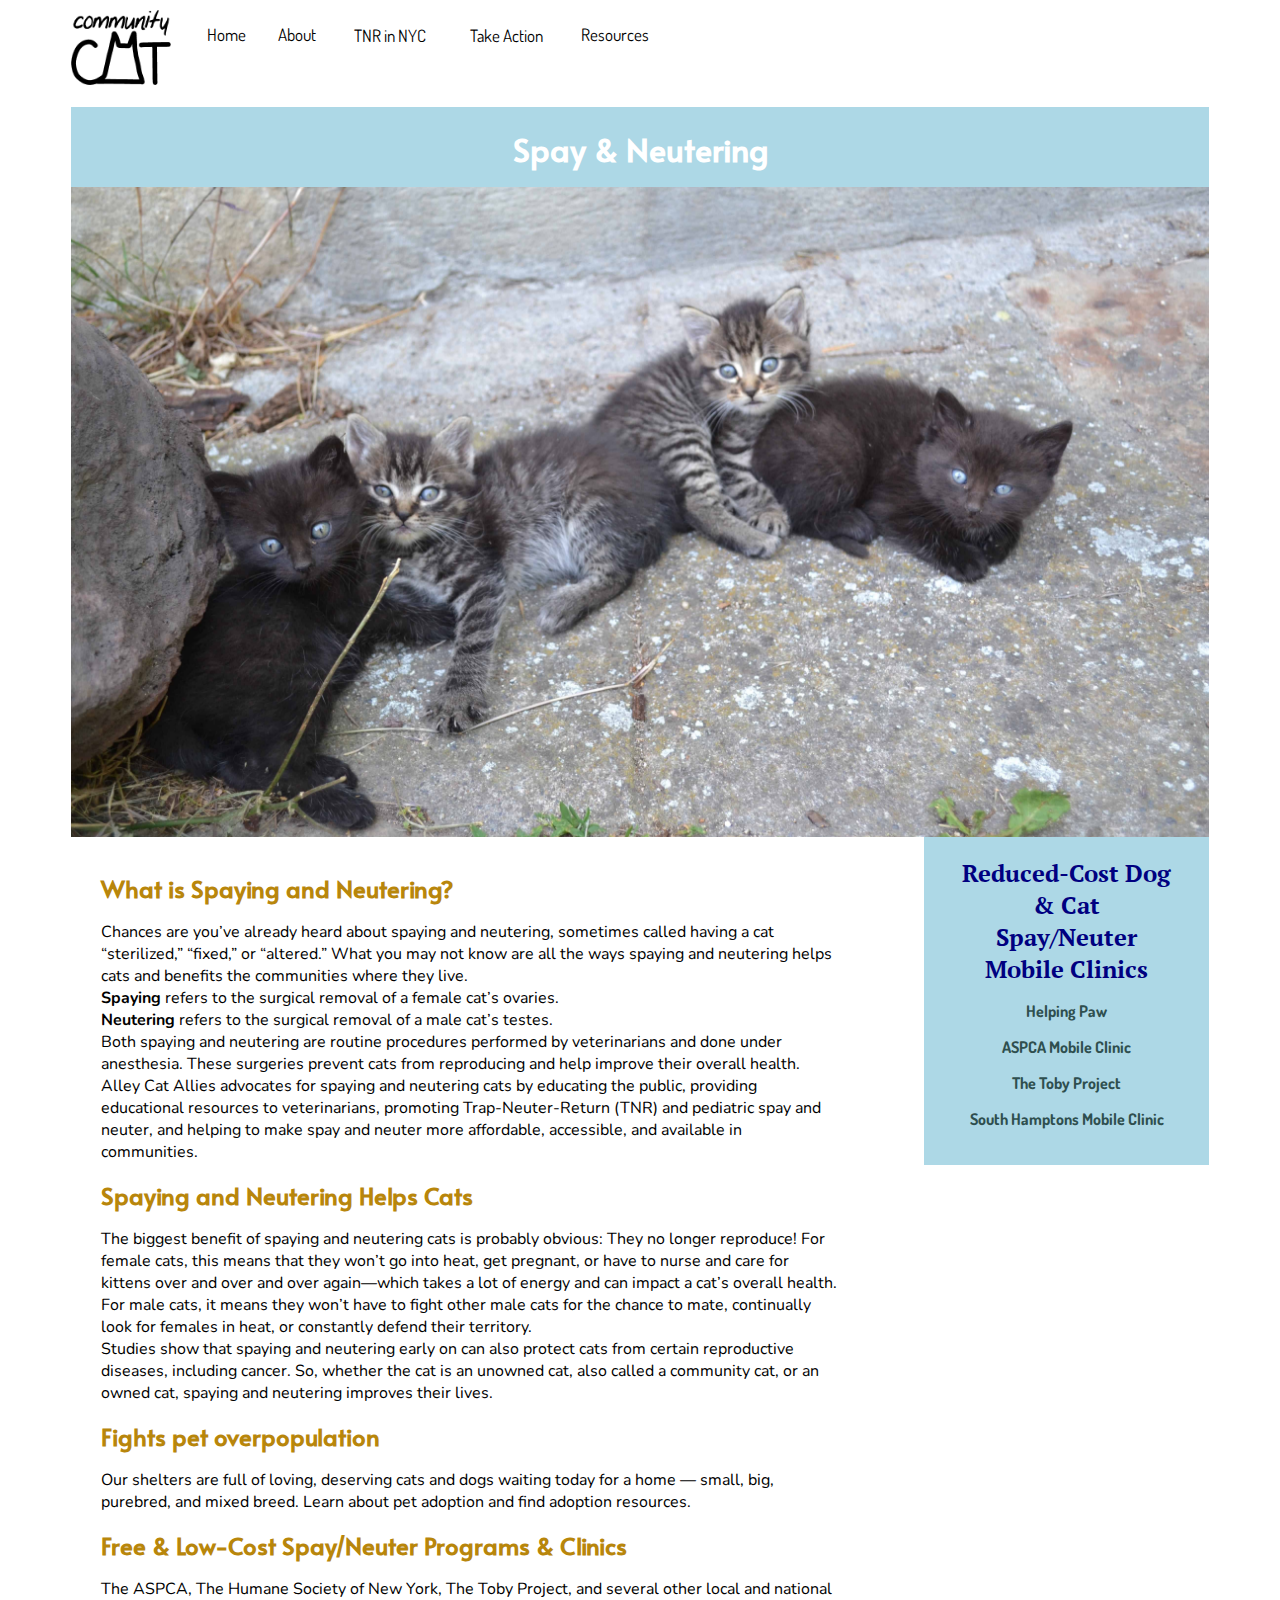
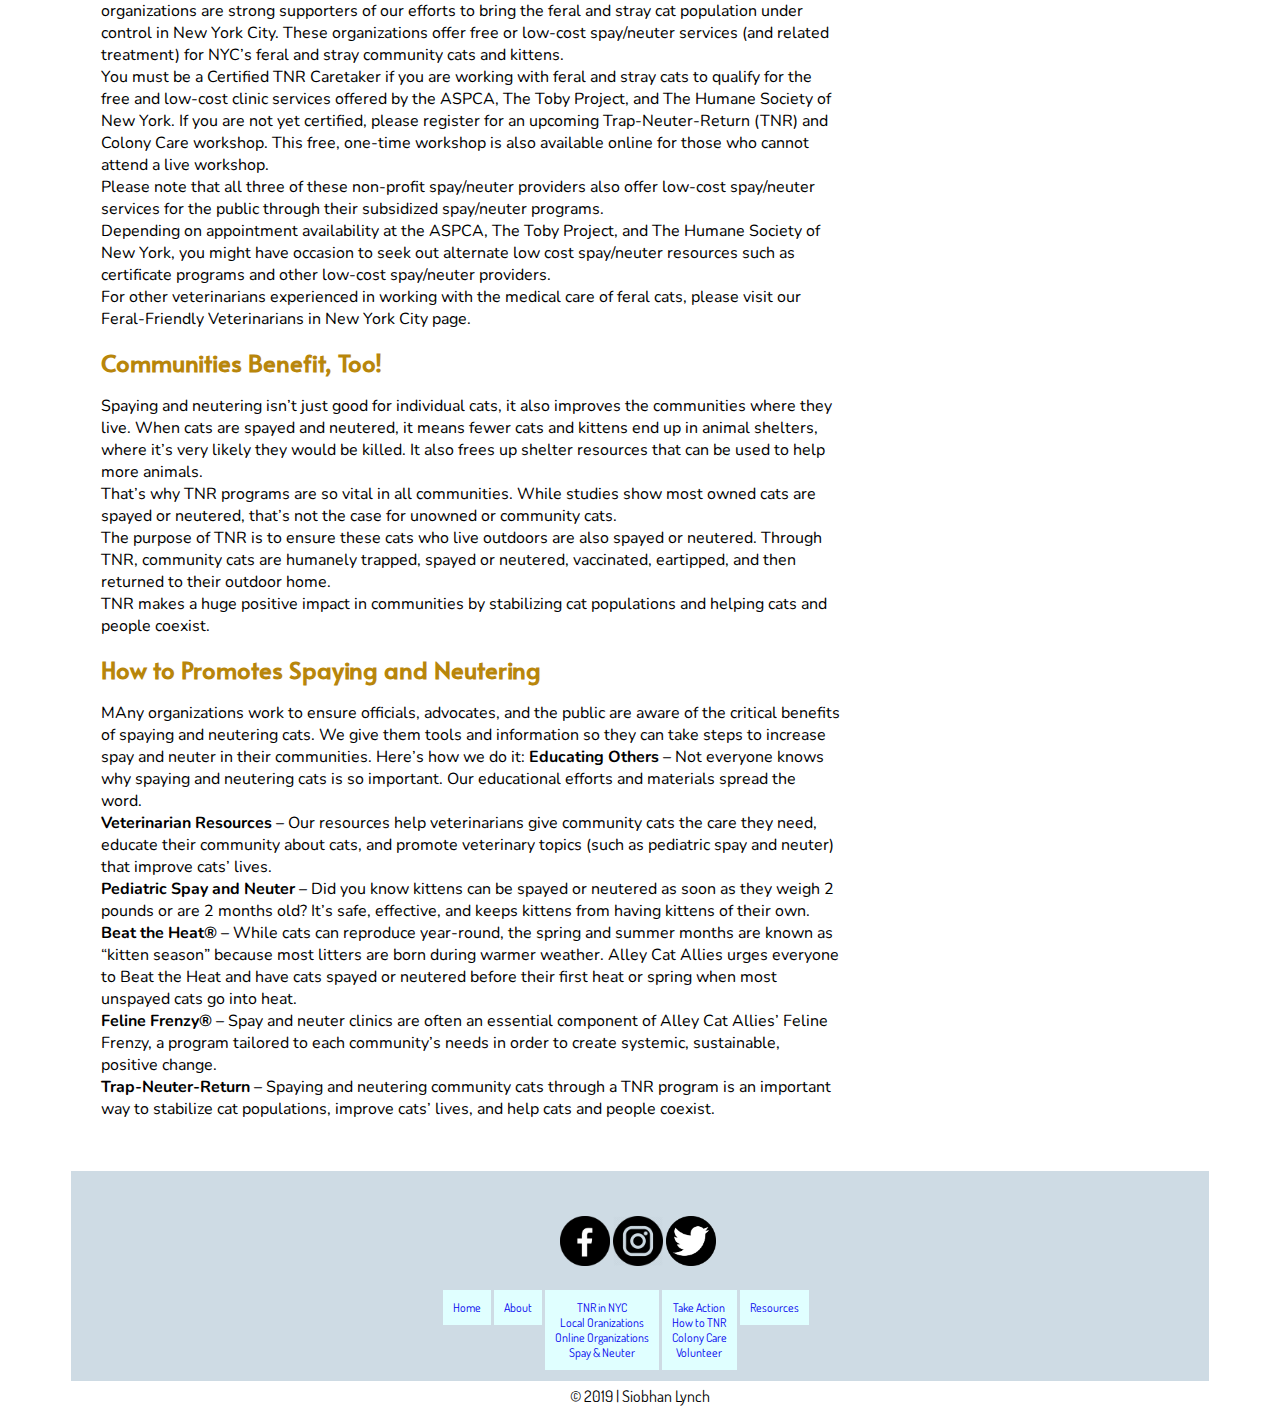
<file: spay-neuter.html>
<!doctype html>
<html>
<head>
<meta charset="utf-8">
<meta name="viewport" content="initial-scale=1, width=device-width">
		<link rel="stylesheet" type="text/css" href="communitycat.css" />	
    <link href="https://fonts.googleapis.com/css?family=Abril+Fatface|Alata|Alatsi|Dosis:400,500,600|Nunito:400,400i,700,700i|PT+Serif:400,400i,700&display=swap" rel="stylesheet"> 
<title>Spay & Neuter</title>

    
    
        <script>
		function myFunction() {
  			var x = document.getElementById("myTopnav");
  				if (x.className === "topnav") {
    					x.className += " responsive";
					} else {
    					x.className = "topnav";
					}
				}
		</script>
</head>


<body>

<div class="container">
		<header>
		<div class="topnav" id="myTopnav">
  			<img src="logo-black.png" alt="community cat logo">
            <a href="index.html" >Home</a>
  			<a href="about.html">About</a>
  			<div class="dropdown">
    			<button class="dropbtn"><a href="tnrnyc.html">TNR in NYC</a>
      				<i class="fa fa-caret-down"></i>
    			</button>
   				<div class="dropdown-content">
      				<a href="local-org.html">Local Organizations</a>
      				<a href="online-org.html">Online Organizations</a>
      				<a href="spay-neuter.html">Spay & Neutering</a>
    			</div>
  			</div>
			<div class="dropdown">
    			<button class="dropbtn"><a href="takeaction.html">Take Action</a>
      				<i class="fa fa-caret-down"></i>
    			</button>
   				<div class="dropdown-content">
      				<a href="howtotnr.html">How to TNR</a>
      				<a href="colony-care.html">Colony Care</a>
      				<a href="volunteer.html">Volunteer</a>
    			</div>
  			</div>
			<a href="resources.html">Resources</a>
  			<a href="javascript:void(0);" class="icon" onclick="myFunction()">&#9776;</a>
		</div> 
	</header>


	
	
	
	
   <div class="snwrap1">
		<h1>Spay & Neutering</h1>	
    </div>
    <div class="snwrap2">
    <img class="openingimage" src="images/kittens.jpg" alt="group of feral kittens">
	</div>	
		
        <div class="snwrap3">
			<div class="sntext">
			
            <h2>What is Spaying and Neutering?</h2>
            <p>Chances are you’ve already heard about spaying and neutering, sometimes called having a cat “sterilized,” “fixed,” or “altered.” What you may not know are all the ways spaying and neutering helps cats and benefits the communities where they live.<br>
<strong>Spaying</strong> refers to the surgical removal of a female cat’s ovaries.<br>
<strong>Neutering</strong> refers to the surgical removal of a male cat’s testes.<br>
Both spaying and neutering are routine procedures performed by veterinarians and done under anesthesia. These surgeries prevent cats from reproducing and help improve their overall health.<br>
Alley Cat Allies advocates for spaying and neutering cats by educating the public, providing educational resources to veterinarians, promoting Trap-Neuter-Return (TNR) and pediatric spay and neuter, and helping to make spay and neuter more affordable, accessible, and available in communities.<br></p>
            
            
            <h2>Spaying and Neutering Helps Cats</h2>
            <p>The biggest benefit of spaying and neutering cats is probably obvious: They no longer reproduce!
For female cats, this means that they won’t go into heat, get pregnant, or have to nurse and care for kittens over and over and over again—which takes a lot of energy and can impact a cat’s overall health.<br>
For male cats, it means they won’t have to fight other male cats for the chance to mate, continually look for females in heat, or constantly defend their territory.<br>
Studies show that spaying and neutering early on can also protect cats from certain reproductive diseases, including cancer. So, whether the cat is an unowned cat, also called a community cat, or an owned cat, spaying and neutering improves their lives.<br></p>


				<h2>Fights pet overpopulation</h2>
				<p>Our shelters are full of loving, deserving cats and dogs waiting today for a home — small, big, purebred, and mixed breed. Learn about pet adoption and find adoption resources.</p>
				<h2>Free & Low-Cost Spay/Neuter Programs & Clinics</h2>
				<p>The ASPCA, The Humane Society of New York, The Toby Project, and several other local and national organizations are strong supporters of our efforts to bring the feral and stray cat population under control in New York City. These organizations offer free or low-cost spay/neuter services (and related treatment) for NYC’s feral and stray community cats and kittens.<br>

You must be a Certified TNR Caretaker if you are working with feral and stray cats to qualify for the free and low-cost clinic services offered by the ASPCA, The Toby Project, and The Humane Society of New York. If you are not yet certified, please register for an upcoming Trap-Neuter-Return (TNR) and Colony Care workshop. This free, one-time workshop is also available online for those who cannot attend a live workshop.
<br>
Please note that all three of these non-profit spay/neuter providers also offer low-cost spay/neuter services for the public through their subsidized spay/neuter programs.
<br>
Depending on appointment availability at the ASPCA, The Toby Project, and The Humane Society of New York, you might have occasion to seek out alternate low cost spay/neuter resources such as certificate programs and other low-cost spay/neuter providers.
<br>
For other veterinarians experienced in working with the medical care of feral cats, please visit our Feral-Friendly Veterinarians in New York City page.<br></p>

            <h2>Communities Benefit, Too!</h2>
            <p>Spaying and neutering isn’t just good for individual cats, it also improves the communities where they live. When cats are spayed and neutered, it means fewer cats and kittens end up in animal shelters, where it’s very likely they would be killed. It also frees up shelter resources that can be used to help more animals.<br>
That’s why TNR programs are so vital in all communities. While studies show most owned cats are spayed or neutered, that’s not the case for unowned or community cats.<br>
The purpose of TNR is to ensure these cats who live outdoors are also spayed or neutered. Through TNR, community cats are humanely trapped, spayed or neutered, vaccinated, eartipped, and then returned to their outdoor home.<br>
TNR makes a huge positive impact in communities by stabilizing cat populations and helping cats and people coexist.<br></p>
            
            <h2>How to Promotes Spaying and Neutering</h2>
            <p>MAny organizations work to ensure officials, advocates, and the public are aware of the critical benefits of spaying and neutering cats. We give them tools and information so they can take steps to increase spay and neuter in their communities. Here’s how we do it:
            
            <strong>Educating Others</strong> – Not everyone knows why spaying and neutering cats is so important. Our educational efforts and materials spread the word.<br>
<strong>Veterinarian Resources</strong> – Our resources help veterinarians give community cats the care they need, educate their community about cats, and promote veterinary topics (such as pediatric spay and neuter) that improve cats’ lives.<br>
<strong>Pediatric Spay and Neuter</strong> – Did you know kittens can be spayed or neutered as soon as they weigh 2 pounds or are 2 months old? It’s safe, effective, and keeps kittens from having kittens of their own.<br>
<strong>Beat the Heat®</strong> – While cats can reproduce year-round, the spring and summer months are known as “kitten season” because most litters are born during warmer weather. Alley Cat Allies urges everyone to Beat the Heat and have cats spayed or neutered before their first heat or spring when most unspayed cats go into heat.<br>
<strong>Feline Frenzy®</strong> – Spay and neuter clinics are often an essential component of Alley Cat Allies’ Feline Frenzy, a program tailored to each community’s needs in order to create systemic, sustainable, positive change.<br>
<strong>Trap-Neuter-Return</strong> – Spaying and neutering community cats through a TNR program is an important way to stabilize cat populations, improve cats’ lives, and help cats and people coexist.<br>
            </p>
            
			</div>
			
		<div class="sidebar">
			<div class="list4">
			<h2><span>Reduced-Cost Dog & Cat Spay/Neuter Mobile Clinics</span></h2>
            <strong>
			<ul><a href="https://helping-paw.org">Helping Paw</a></ul>
			<ul><a href="https://www.aspca.org/nyc/spay-neuter-services/mobile-spay-neuter-clinic">ASPCA Mobile Clinic</a></ul>
            <ul><a href="http://www.tobyproject.org/spay-neuter/preparing-your-pet-be-spayed-or-neutered">The Toby Project</a></ul>
			<ul><a href="https://southamptonanimalshelter.com/spay-neuter-mobile-clinic/">South Hamptons Mobile Clinic</a></ul>
			</strong>         
        </div>
		</div>
    </div>
   
    
	
	
	
	
	<footer class="clearfloat">
		<div class="smedia">
			<img src="images/social/facebook black circle.png" alt="Facebook icon">
			<img src="images/social/instagram black circle.png" alt="Instagram icon">
			<img src="images/social/twitter black circle.png" alt="Twitter icon">
		</div>
		<div class="endnav">
			<div class="endnav1"><a href="index.html">Home</a></div>
			<div class="endnav2"><a href="about.html">About</a></div>
			<div class="endnav3"> 
				<a href="tnrnyc.html">TNR in NYC</a><br>
				   <a href="local-org.html">Local Oranizations</a> <br>
				<a href="online-org.html">Online Organizations</a><br>
				<a href="spay-neuter.html">Spay & Neuter</a>
			</div>
			<div class="endnav4">
				<a href="takeaction.html">Take Action</a><br>
				<a href="howtotnr.html">How to TNR</a><br>
				<a href="colony-care.html">Colony Care</a><br>
				<a href="volunteer.html">Volunteer</a><br>
			   </div>
			<div class="endnav5"><a href="resources.html">Resources</a><br></div>
			<p style="text-align:center">© 2019 | Siobhan Lynch</p>
		</div>    
		</footer>

</div>



</body>
</html>
</file>
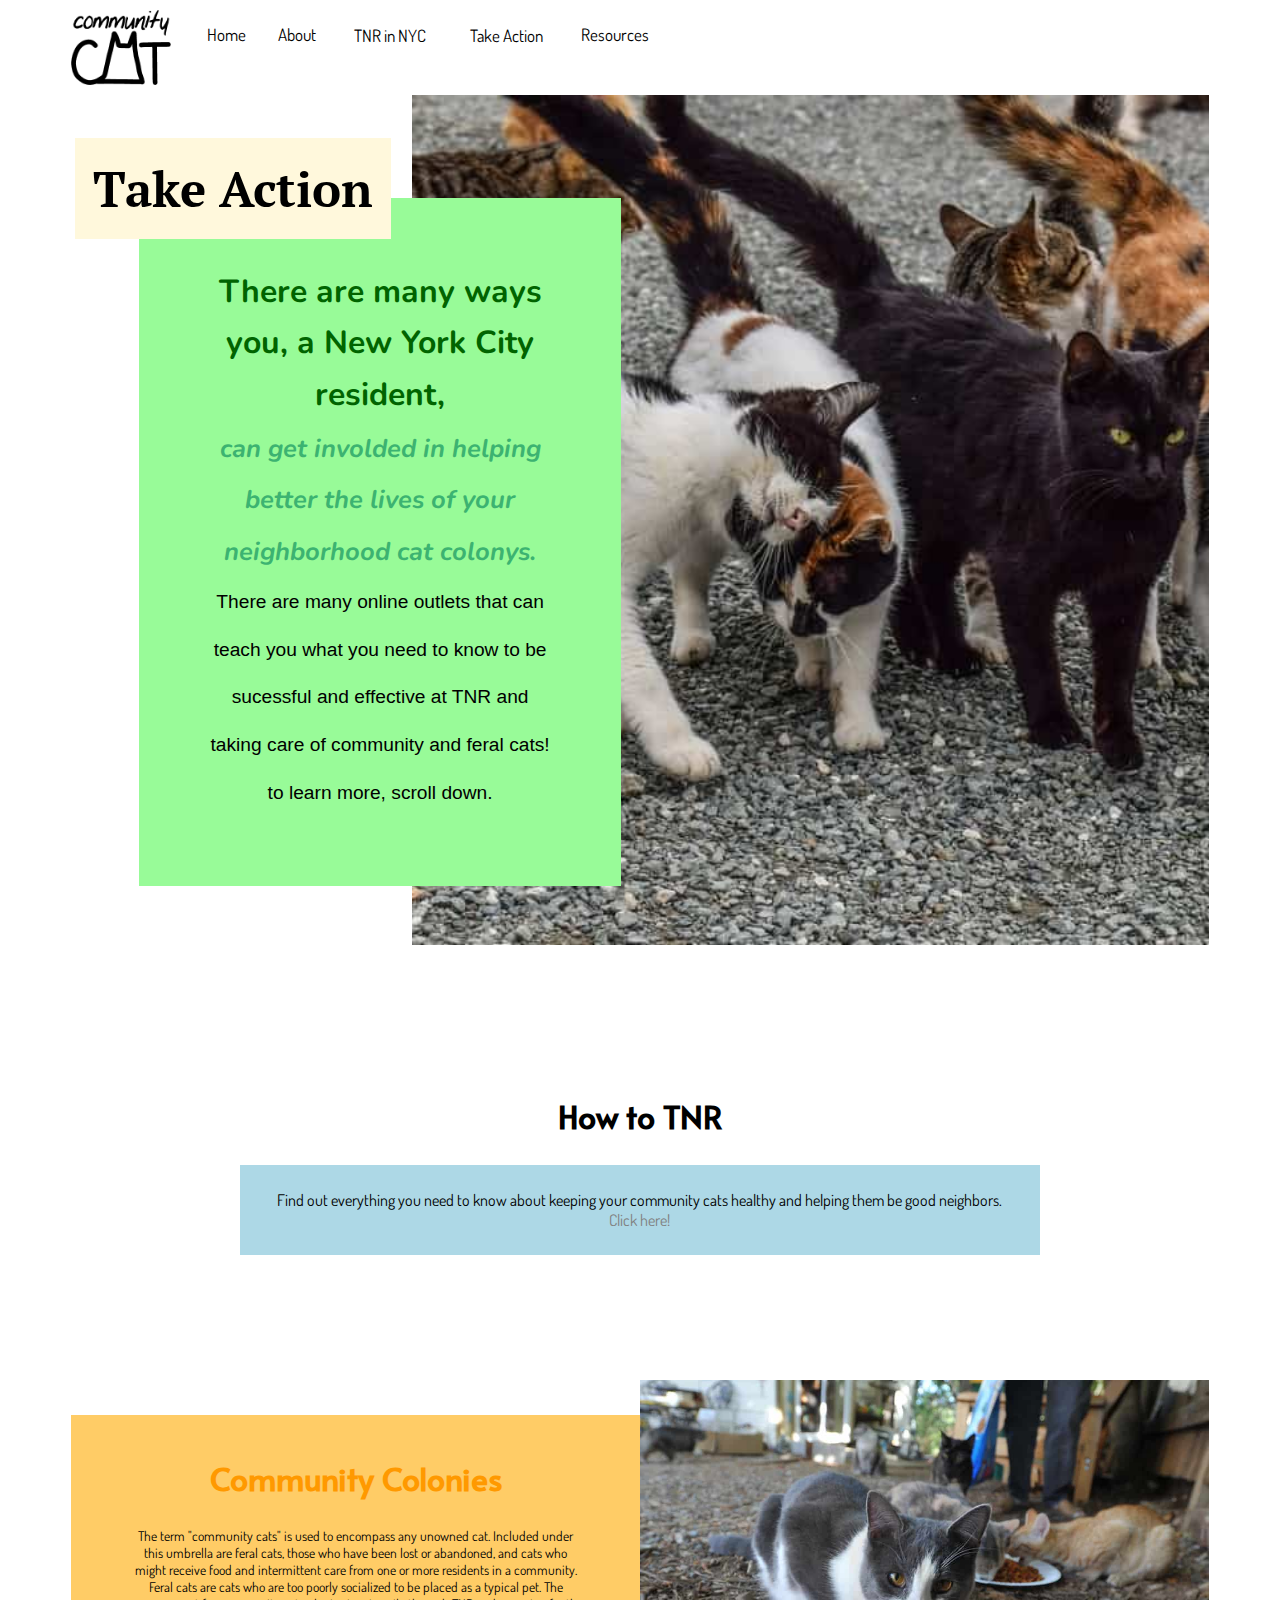
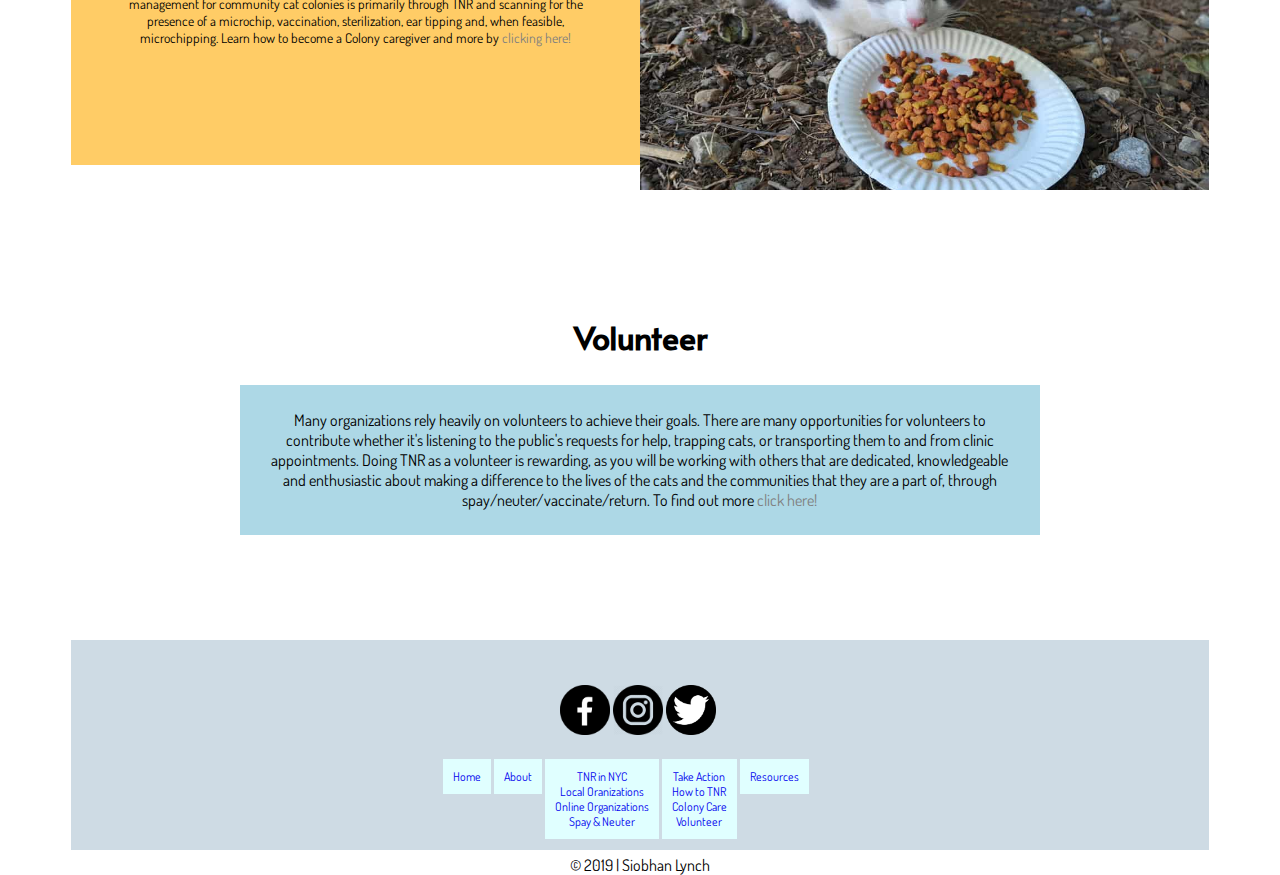
<file: takeaction.html>
<!doctype html>
<html>
<head>
<meta name="viewport" content="initial-scale=1, width=device-width">
	<link rel="stylesheet" type="text/css" href="communitycat.css">	
    <link href="https://fonts.googleapis.com/css?family=Abril+Fatface|Alata|Alatsi|Dosis:400,500,600|Nunito:400,400i,700,700i|PT+Serif:400,400i,700&display=swap" rel="stylesheet"> 
<title>takeaction</title>

</head>


<body>

<div class="container">
		<header>
		<div class="topnav" id="myTopnav">
  			<img src="logo-black.png" alt="community cat logo">
            <a href="index.html" >Home</a>
  			<a href="about.html">About</a>
  			<div class="dropdown">
    			<button class="dropbtn"><a href="tnrnyc.html">TNR in NYC</a>
      				<i class="fa fa-caret-down"></i>
    			</button>
   				<div class="dropdown-content">
      				<a href="local-org.html">Local Organizations</a>
      				<a href="online-org.html">Online Organizations</a>
      				<a href="spay-neuter.html">Spay & Neutering</a>
    			</div>
  			</div>
			<div class="dropdown">
    			<button class="dropbtn"><a href="takeaction.html">Take Action</a>
      				<i class="fa fa-caret-down"></i>
    			</button>
   				<div class="dropdown-content">
      				<a href="howtotnr.html">How to TNR</a>
      				<a href="colony-care.html">Colony Care</a>
      				<a href="volunteer.html">Volunteer</a>
    			</div>
  			</div>
			<a href="resources.html">Resources</a>
  			<a href="javascript:void(0);" class="icon" onclick="myFunction()">&#9776;</a>
		</div> 
	</header>

	
    
    
    
	<div class="tawrap1">
		<img class="titleimage" src="images/communitycats.jpg" alt="Friendly community cats">
		<div class="stepsum2">
   		    <h1>Take Action</h1>
        	<p class="text4">
            <span>There are many ways you, a New York City resident,
            <br>
            <em>can get involded in helping better the lives of your neighborhood cat colonys.</em></span>
            <br>
            There are many online outlets that can teach you what you need to know to be sucessful and effective at TNR and taking care of community and feral cats! to learn more, scroll down.</p>
        </div>
	</div>
    <div class="howtotnr">
       	<h1>How to TNR</h1>
        <div class="tatext">Find out everything you need to know about keeping your community cats healthy and helping them be good neighbors. <a href="howtotnr.html">Click here!</a></div>
    </div>
    <div id="commcol">
       	<div id="case">
        	<h1>Community Colonies</h1>
            <div id="info2">The term "community cats" is used to encompass any unowned cat. Included under this umbrella are feral cats, those who have been lost or abandoned, and cats who might receive food and intermittent care from one or more residents in a community. Feral cats are cats who are too poorly socialized to be placed as a typical pet.
The management for community cat colonies is primarily through TNR and scanning for the presence of a microchip, vaccination, sterilization, ear tipping and, when feasible, microchipping.  Learn how to become a Colony caregiver and more by <a href="colony-care.html">clicking here!</a></div>
        </div>
        <img id="ccimage" src="images/cateating.jpg" alt="feral cat eating">
    </div>
    <div class="volunteer">
       	<h1>Volunteer</h1>
        <div class="tatext">Many organizations rely heavily on volunteers to achieve their goals. There are many opportunities for volunteers to contribute whether it's listening to the public's requests for help, trapping cats, or transporting them to and from clinic appointments.  Doing TNR as a volunteer is rewarding, as you will be working with others that are dedicated, knowledgeable and enthusiastic about making a difference to the lives of the cats and the communities that they are a part of, through spay/neuter/vaccinate/return.  To find out more <a href="volunteer.html">click here!</a>
		</div>
    </div>


	<footer class="clearfloat">
		<div class="smedia">
			<img src="images/social/facebook black circle.png" alt="Facebook icon">
			<img src="images/social/instagram black circle.png" alt="Instagram icon">
			<img src="images/social/twitter black circle.png" alt="Twitter icon">
		</div>
		<div class="endnav">
			<div class="endnav1"><a href="index.html">Home</a></div>
			<div class="endnav2"><a href="about.html">About</a></div>
			<div class="endnav3"> 
				<a href="tnrnyc.html">TNR in NYC</a><br>
				   <a href="local-org.html">Local Oranizations</a> <br>
				<a href="online-org.html">Online Organizations</a><br>
				<a href="spay-neuter.html">Spay & Neuter</a>
			</div>
			<div class="endnav4">
				<a href="takeaction.html">Take Action</a><br>
				<a href="howtotnr.html">How to TNR</a><br>
				<a href="colony-care.html">Colony Care</a><br>
				<a href="volunteer.html">Volunteer</a><br>
			   </div>
			<div class="endnav5"><a href="resources.html">Resources</a><br></div>
			<p style="text-align:center">© 2019 | Siobhan Lynch</p>
		</div>    
		</footer>
    
	
</div>



</body>
</html>
</file>
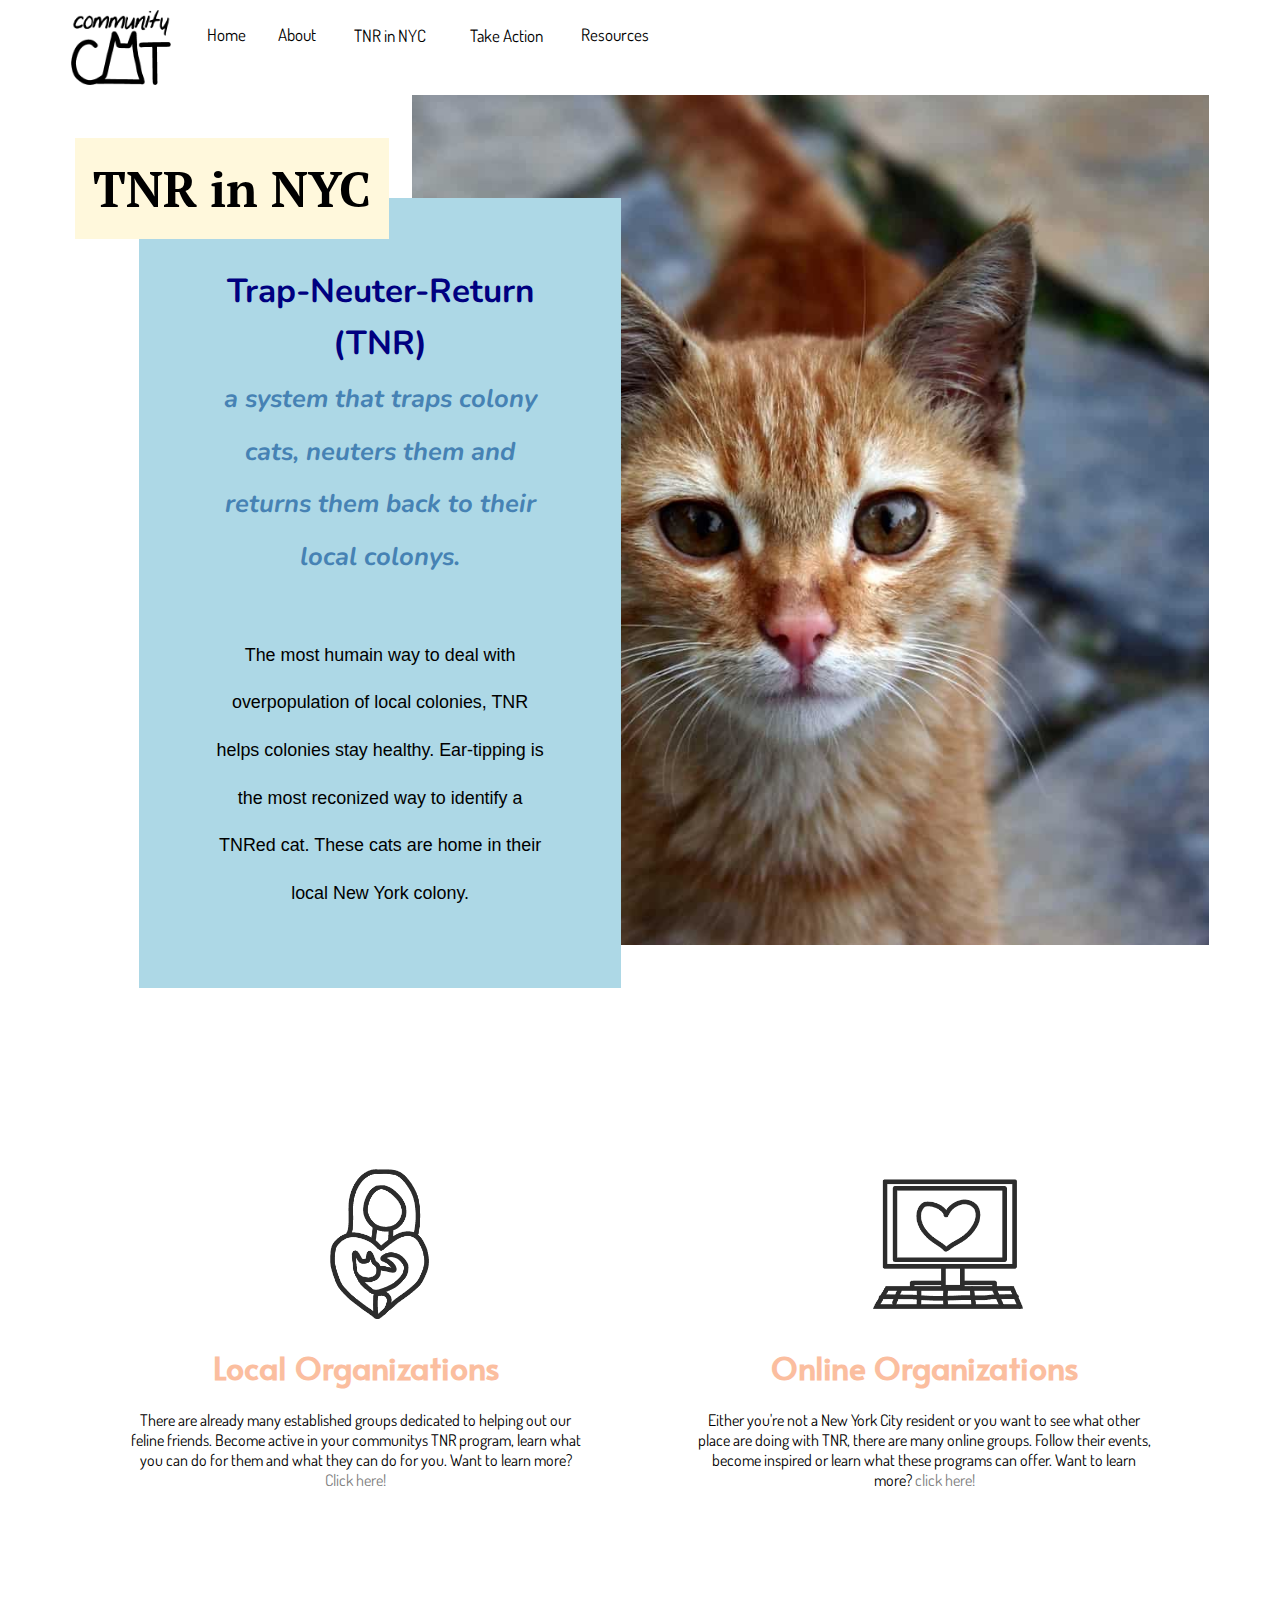
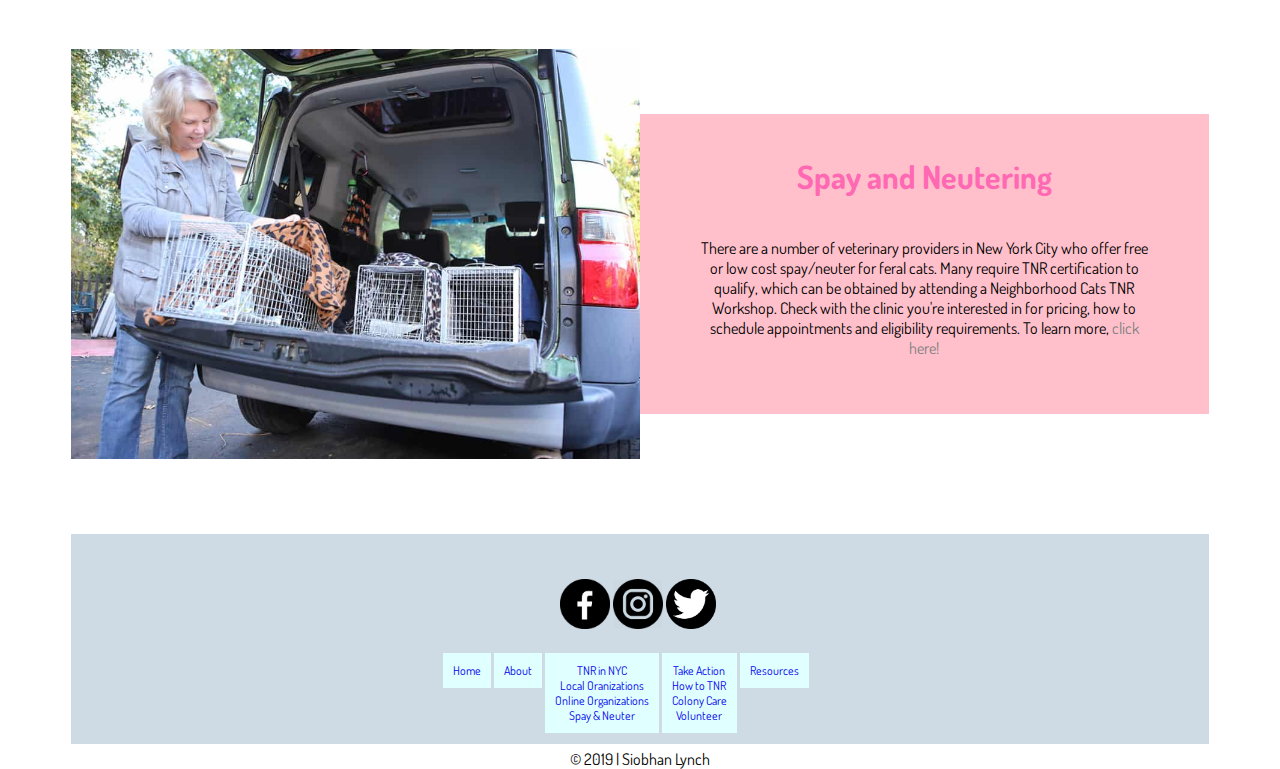
<file: tnrnyc.html>
<!doctype html>
<html>
<head>
<meta name="viewport" content="initial-scale=1, width=device-width">
	<link rel="stylesheet" type="text/css" href="communitycat.css">	
	<link href="https://fonts.googleapis.com/css?family=Abril+Fatface|Alata|Alatsi|Dosis:400,500,600|Nunito:400,400i,700,700i|PT+Serif:400,400i,700&display=swap" rel="stylesheet"> 
<title>tnrnyc</title>
    
    <script>
		function myFunction() {
  			var x = document.getElementById("myTopnav");
  				if (x.className === "topnav") {
    					x.className += " responsive";
					} else {
    					x.className = "topnav";
					}
				}
	</script>
    
</head>


<body>

<div class="container">
		<header>
		<div class="topnav" id="myTopnav">
			<img src="logo-black.png" alt="community cat logo">
            <a href="index.html">Home</a>
  			<a href="about.html">About</a>
  			<div class="dropdown">
    			<button class="dropbtn"><a href="tnrnyc.html">TNR in NYC</a>
      				<i class="fa fa-caret-down"></i>
    			</button>
   				<div class="dropdown-content">
      				<a href="local-org.html">Local Organizations</a>
      				<a href="online-org.html">Online Organizations</a>
      				<a href="spay-neuter.html">Spay & Neutering</a>
    			</div>
  			</div>
			<div class="dropdown">
    			<button class="dropbtn"><a href="takeaction.html">Take Action</a>
      				<i class="fa fa-caret-down"></i>
    			</button>
   				<div class="dropdown-content">
      				<a href="howtotnr.html">How to TNR</a>
      				<a href="colony-care.html">Colony Care</a>
      				<a href="volunteer.html">Volunteer</a>
    			</div>
  			</div>
			<a href="resources.html">Resources</a>
  			<a href="javascript:void(0);" class="icon" onclick="myFunction()">&#9776;</a>
		</div> 
	</header>
        
        
        
        
	<div id="tnrwrap1">
		<img class="titleimage" src="images/title-tnr.jpg">
		<div class="stepsum1">
        	<h1>TNR in NYC</h1>
        	<p class="text3">
            <span>Trap-Neuter-Return (TNR)
            <em><br>
            a system that traps colony cats, neuters them and returns them back to their local colonys.
            </em></span>
            <br><br>
            The most humain way to deal with overpopulation of local colonies, TNR helps colonies stay healthy. Ear-tipping is the most reconized way to identify a TNRed cat. These cats are home in their local New York colony.
            </p>
        </div>
	</div>
    <div id="tnrwrap2">
       	<div id="localorg">
        	<img class="tnrimg" src="local.png" alt="person hugging cat">
            <div class="tnrtext1"> <h1>Local Organizations</h1>
            There are already many established groups dedicated to helping out our feline friends.  Become active in your communitys TNR program, learn what you can do for them and what they can do for you.  Want to learn more? 
            <a href="local-org.html">Click here!</a></div>
        
        </div>
        <div id="onlineorg">
        	<img class="tnrimg" src="online.png" alt="monitor displaying a heart">
            <div class="tnrtext1">  <h1>Online Organizations</h1>
            Either you're not a New York City resident or you want to see what other place are doing with TNR, there are many online groups.  Follow their events, become inspired  or learn what these programs can offer.  Want to learn more?
            <a href="online-org.html">click here!</a></div>
        </div>
    </div>
    <div id="tnrwrap3">
       	<div id="spayneutsum">
        	<h1>Spay and Neutering</h1>
            <div id="info1">There are a number of veterinary providers in New York City who offer free or low cost spay/neuter for feral cats. Many require TNR certification to qualify, which can be obtained by attending a Neighborhood Cats TNR Workshop. Check with the clinic you're interested in for pricing, how to schedule appointments and eligibility requirements.  To learn more, <a href="spay-neuter.html">click here!</a></div>
        </div>
        <img id="wr3image" src="images/cartrap.jpg" alt="cat tarps in a car">
    </div>

	<footer class="clearfloat">
		<div class="smedia">
			<img src="images/social/facebook black circle.png" alt="Facebook icon">
			<img src="images/social/instagram black circle.png" alt="Instagram icon">
			<img src="images/social/twitter black circle.png" alt="Twitter icon">
		</div>
		<div class="endnav">
			<div class="endnav1"><a href="index.html">Home</a></div>
			<div class="endnav2"><a href="about.html">About</a></div>
			<div class="endnav3"> 
				<a href="tnrnyc.html">TNR in NYC</a><br>
				   <a href="local-org.html">Local Oranizations</a> <br>
				<a href="online-org.html">Online Organizations</a><br>
				<a href="spay-neuter.html">Spay & Neuter</a>
			</div>
			<div class="endnav4">
				<a href="takeaction.html">Take Action</a><br>
				<a href="howtotnr.html">How to TNR</a><br>
				<a href="colony-care.html">Colony Care</a><br>
				<a href="volunteer.html">Volunteer</a><br>
			   </div>
			<div class="endnav5"><a href="resources.html">Resources</a><br></div>
			<p style="text-align:center">© 2019 | Siobhan Lynch</p>
		</div>    
		</footer>

	
</div>

</body>
</html>
</file>
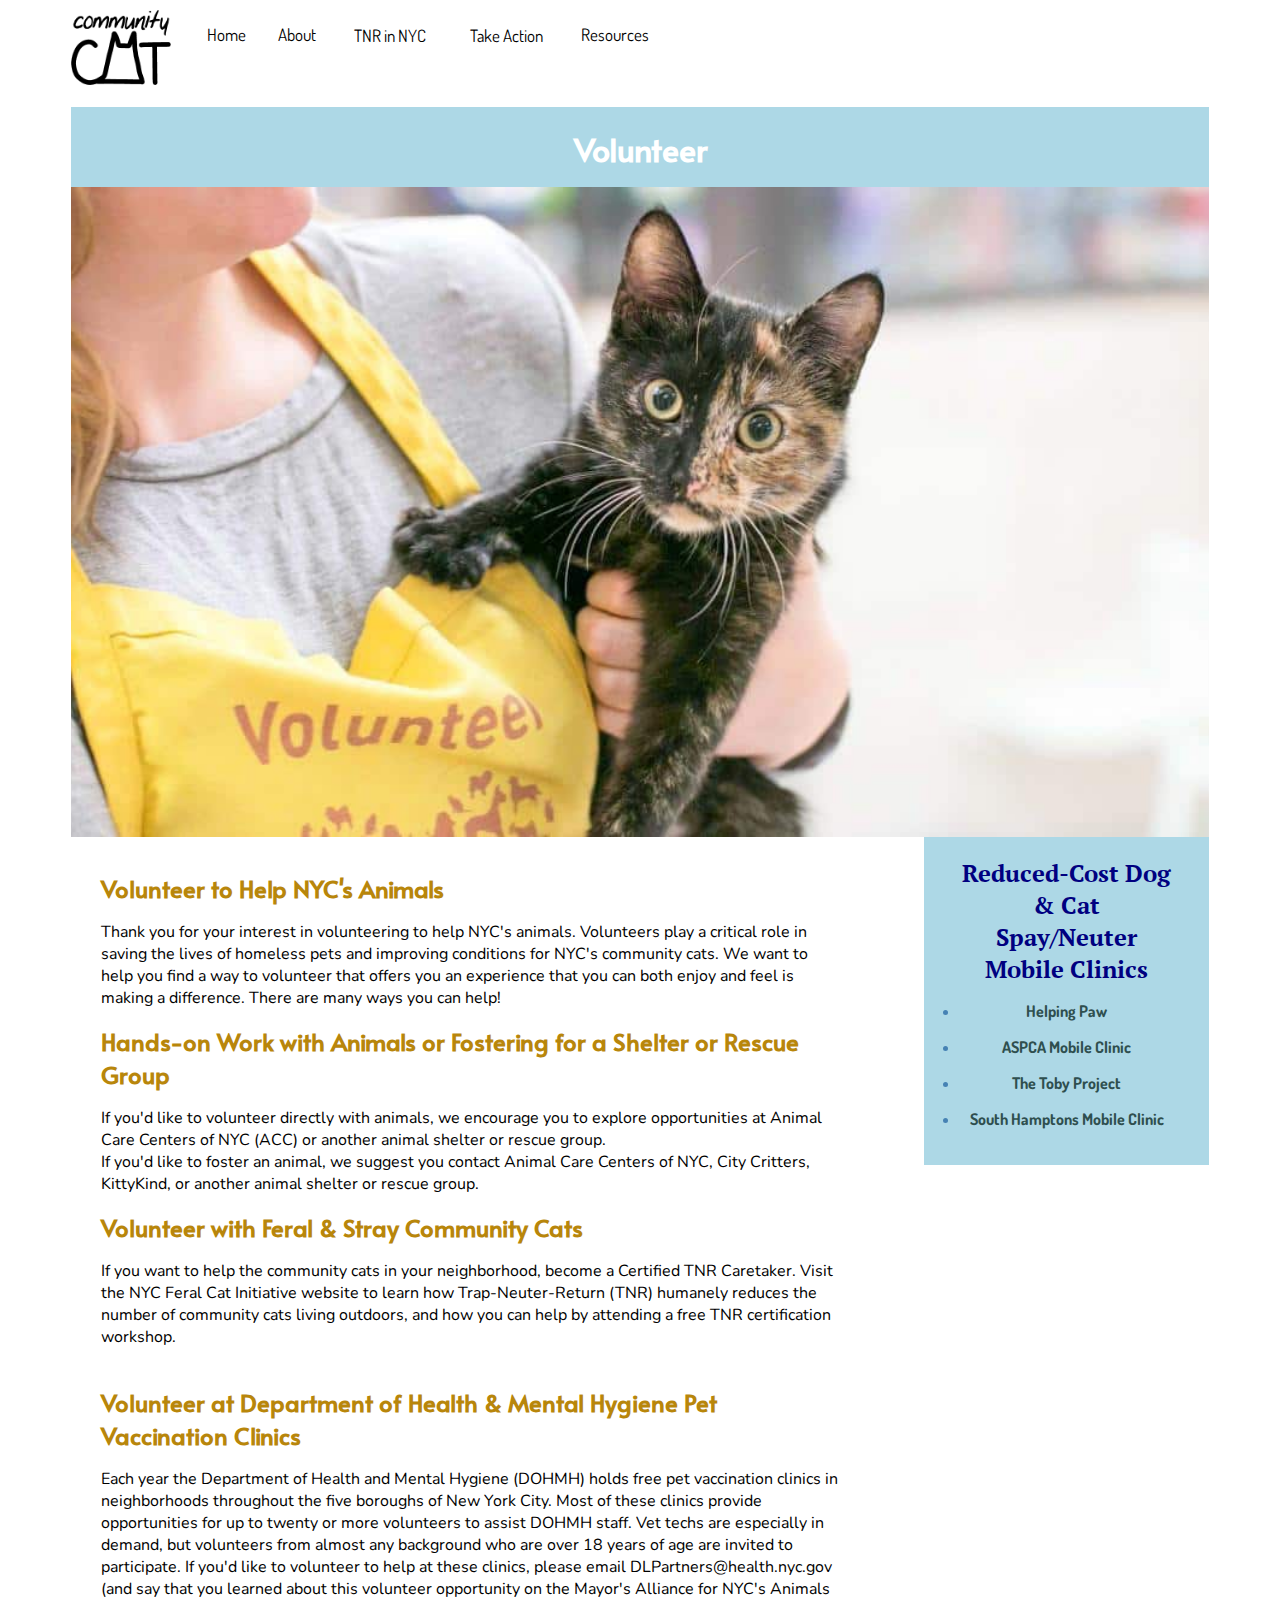
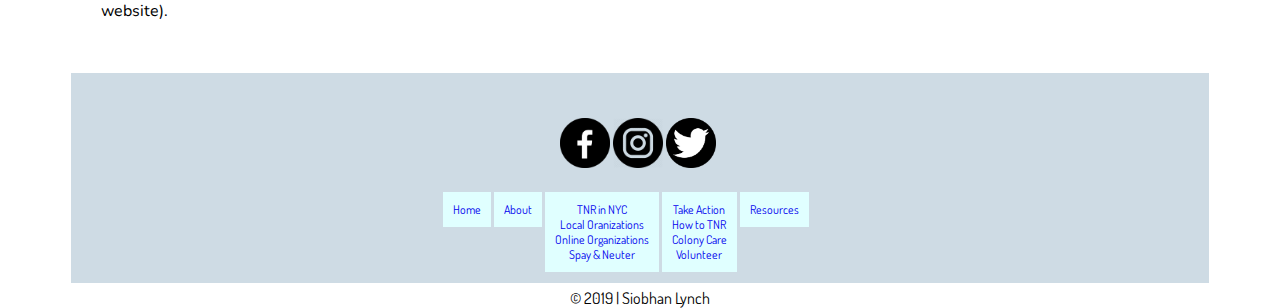
<file: volunteer.html>
<!doctype html>
<html>
<head>
<meta http-equiv="Content-Type" content="text/html; charset=utf-8"><meta name="viewport" content="initial-scale=1, width=device-width">
	<link href="communitycat.css" rel="stylesheet" type="text/css" />
	<link href="https://fonts.googleapis.com/css?family=Abril+Fatface|Alata|Alatsi|Dosis:400,500,600|Nunito:400,400i,700,700i|PT+Serif:400,400i,700&amp;display=swap" rel="stylesheet" />
	<title>Volunteer</title>
	<script>
		function myFunction() {
  			var x = document.getElementById("myTopnav");
  				if (x.className === "topnav") {
    					x.className += " responsive";
					} else {
    					x.className = "topnav";
					}
				}
		</script>
</head>




<body>
<div class="container">
	<header>
		<div class="topnav" id="myTopnav">
  			<img src="logo-black.png" alt="community cat logo">
            <a href="index.html" >Home</a>
  			<a href="about.html">About</a>
  			<div class="dropdown">
    			<button class="dropbtn"><a href="tnrnyc.html">TNR in NYC</a>
      				<i class="fa fa-caret-down"></i>
    			</button>
   				<div class="dropdown-content">
      				<a href="local-org.html">Local Organizations</a>
      				<a href="online-org.html">Online Organizations</a>
      				<a href="spay-neuter.html">Spay & Neutering</a>
    			</div>
  			</div>
			<div class="dropdown">
    			<button class="dropbtn"><a href="takeaction.html">Take Action</a>
      				<i class="fa fa-caret-down"></i>
    			</button>
   				<div class="dropdown-content">
      				<a href="howtotnr.html">How to TNR</a>
      				<a href="colony-care.html">Colony Care</a>
      				<a href="volunteer.html">Volunteer</a>
    			</div>
  			</div>
			<a href="resources.html">Resources</a>
  			<a href="javascript:void(0);" class="icon" onclick="myFunction()">&#9776;</a>
		</div> 
	</header>

<div class="snwrap1">
<h1>Volunteer</h1>
</div>

<div class="snwrap2"><img alt="woman holding calico cat" class="openingimage" src="images/volenteer.jpg" /></div>

<div class="snwrap3">
<div class="sntext">
<h2>Volunteer to Help NYC&#39;s Animals</h2>

<p>Thank you for your interest in volunteering to help NYC&#39;s animals. Volunteers play a critical role in saving the lives of homeless pets and improving conditions for NYC&#39;s community cats. We want to help you find a way to volunteer that offers you an experience that you can both enjoy and feel is making a difference. There are many ways you can help!</p>

<h2>Hands-on Work with Animals or Fostering for a Shelter or Rescue Group</h2>

<p>If you&#39;d like to volunteer directly with animals, we encourage you to explore opportunities at Animal Care Centers of NYC (ACC) or another animal shelter or rescue group.<br />
If you&#39;d like to foster an animal, we suggest you contact Animal Care Centers of NYC, City Critters, KittyKind, or another animal shelter or rescue group.</p>

<h2>Volunteer with Feral &amp; Stray Community Cats</h2>

<p>If you want to help the community cats in your neighborhood, become a Certified TNR Caretaker. Visit the NYC Feral Cat Initiative website to learn how Trap-Neuter-Return (TNR) humanely reduces the number of community cats living outdoors, and how you can help by attending a free TNR certification workshop.</p>
&nbsp;

<h2>Volunteer at Department of Health &amp; Mental Hygiene Pet Vaccination Clinics</h2>

<p>Each year the Department of Health and Mental Hygiene (DOHMH) holds free pet vaccination clinics in neighborhoods throughout the five boroughs of New York City. Most of these clinics provide opportunities for up to twenty or more volunteers to assist DOHMH staff. Vet techs are especially in demand, but volunteers from almost any background who are over 18 years of age are invited to participate. If you&#39;d like to volunteer to help at these clinics, please email DLPartners@health.nyc.gov (and say that you learned about this volunteer opportunity on the Mayor&#39;s Alliance for NYC&#39;s Animals website).</p>
</div>

<div class="sidebar">
<div class="list4">
<h2><span>Reduced-Cost Dog &amp; Cat Spay/Neuter Mobile Clinics</span></h2>

<ul>
	<li><strong><a href="https://helping-paw.org">Helping Paw</a></strong></li>
</ul>

<ul>
	<li><strong><a href="https://www.aspca.org/nyc/spay-neuter-services/mobile-spay-neuter-clinic">ASPCA Mobile Clinic</a></strong></li>
</ul>

<ul>
	<li><strong><a href="http://www.tobyproject.org/spay-neuter/preparing-your-pet-be-spayed-or-neutered">The Toby Project</a></strong></li>
</ul>

<ul>
	<li><strong><a href="https://southamptonanimalshelter.com/spay-neuter-mobile-clinic/">South Hamptons Mobile Clinic</a></strong></li>
</ul>
</div>
</div>
</div>

<footer class="clearfloat">
	<div class="smedia">
        <img src="images/social/facebook black circle.png" alt="Facebook icon">
        <img src="images/social/instagram black circle.png" alt="Instagram icon">
        <img src="images/social/twitter black circle.png" alt="Twitter icon">
    </div>
    <div class="endnav">
    	<div class="endnav1"><a href="index.html">Home</a></div>
    	<div class="endnav2"><a href="about.html">About</a></div>
    	<div class="endnav3"> 
    		<a href="tnrnyc.html">TNR in NYC</a><br>
   			<a href="local-org.html">Local Oranizations</a> <br>
    		<a href="online-org.html">Online Organizations</a><br>
    		<a href="spay-neuter.html">Spay & Neuter</a>
    	</div>
    	<div class="endnav4">
    		<a href="takeaction.html">Take Action</a><br>
    		<a href="howtotnr.html">How to TNR</a><br>
    		<a href="colony-care.html">Colony Care</a><br>
    		<a href="volunteer.html">Volunteer</a><br>
   		</div>
    	<div class="endnav5"><a href="resources.html">Resources</a><br></div>
		<p style="text-align:center">© 2019 | Siobhan Lynch</p>
	</div>    
    </footer>
</div>
</body>
</html>
</file>
<file: communitycat.css>
@charset "UTF-8";

/********************************      TOP NAVIGATION STUFF      ******************************************/		

/* Add a black background color to the top navigation */
.topnav {
  background-color: white;
  overflow: hidden;
}
		
/* Style the links inside the navigation bar */
.topnav a {
  float: left;
  display: block;
  color: black;
  text-align: center;
  padding: 14px 16px;
  text-decoration: none;
  font-size: 17px;
}

/* Add an active class to highlight the current page */
.active {
  background-color: #4CAF50;
  color: white;
}

/* Hide the link that should open and close the topnav on small screens */
.topnav .icon {
  display: none;
}

/* Dropdown container - needed to position the dropdown content */
.dropdown {
  float: left;
  overflow: hidden;
}

/* Style the dropdown button to fit inside the topnav */
.dropdown .dropbtn {
  font-size: 17px;
  border: none;
  outline: none;
  color: black;
  background-color: inherit;
  font-family: inherit;
  margin: 0;
}

/* Style the dropdown content (hidden by default) */
.dropdown-content {
  display: none;
  position: absolute;
  background-color: #f9f9f9;
  min-width: 160px;
  box-shadow: 0px 8px 16px 0px rgba(0,0,0,0.2);
  z-index: 1;
}

/* Style the links inside the dropdown */
.dropdown-content a {
  float: none;
  color: black;
  padding: 12px 16px;
  text-decoration: none;
  display: block;
  text-align: left;
}

/* Add a dark background on topnav links and the dropdown button on hover */
.topnav a:hover, .dropdown:hover .dropbtn {
  background-color: lightgray;
  color: black;
}

/* Add a grey background to dropdown links on hover */
.dropdown-content a:hover {
  background-color: #ddd;
  color: black;
}

/* Show the dropdown menu when the user moves the mouse over the dropdown button */
.dropdown:hover .dropdown-content {
  display: block;
}

/* When the screen is less than 600 pixels wide, hide all links, except for the first one ("Home"). Show the link that contains should open and close the topnav (.icon) */
@media screen and (max-width: 650px) {
  .topnav a:not(:first-child), .dropdown .dropbtn {
    display: none;
  }
  .topnav a.icon {
    float: right;
    display: block;
  }
}

/* The "responsive" class is added to the topnav with JavaScript when the user clicks on the icon. This class makes the topnav look good on small screens (display the links vertically instead of horizontally) */
@media screen and (max-width: 650px)
	{
  .topnav.responsive {position: relative;}
  .topnav.responsive a.icon {
    position: absolute;
    right: 0;
    top: 0;
  		}
  .topnav.responsive a {
    float: none;
    display: block;
    text-align: center;
  		}
  .topnav.responsive .dropdown {float: none;}
  .topnav.responsive .dropdown-content {position: relative;}
  .topnav.responsive .dropdown .dropbtn {
    display: block;
    width: 100%;
    text-align: center;
  		}
    }

@media screen and (max-width: 650px) {
  .topnav a:not(:first-child) {display: none;}
  .topnav a.icon {float: right; display: block;}
	}

@media screen and (max-width: 650px) {
  .topnav.responsive {position: relative;}
  .topnav.responsive .icon {position: absolute; right: 0; top: 0;}
  .topnav.responsive a {float: none; display: block; text-align: center;}
	}
/**************************************************************************/
		
		




/*********************************        FOR EVERYTHING     ******************************/

		.container{width:100%; margin:0 auto; background-color:white; font-family: 'Dosis', sans-serif;}
		header{height:auto; margin: 10px 0px;}
		.topnav img {
			float:left;
			width:65px;
			padding-right:20px;}
			
		footer{height:150px; width:auto; background-color:white; margin:75px 0px 0px 0px;  background-color:#cedbe4}
		.clearfloat{clear:both;}
		.smedia{margin:0 auto;height:auto; width:160px; padding: 50px 0px;}
		footer div.smedia img{height:50px; width:50px;}
		.endnav{margin:0 auto; height:auto; width:395px;}
		div.endnav1 a, div.endnav2 a, div.endnav3 a, div.endnav4 a, div.endnav5 a{
			text-decoration: none;
			text-align: center;
			text-color: black;} 
		.endnav1, .endnav2, .endnav3, .endnav4,.endnav5{
			font-size:12px;
			text-align:center;
			color:black;
			border:thin;
			height:80px;
			width:auto;
			padding:10px;
			background-color:white;
			display:none;}			

		
		
		@media only screen and (min-width:650px)
		{
		.container{width:100%; margin:0 auto; background-color:white; font-family: 'Dosis', sans-serif;}
		header{height:auto; margin: 10px 0px;}
		.topnav img {
			float:left;
			width:80px;
			padding-right:20px;}
		
		footer{height:150px; width:auto; margin:75px 0px 0px 0px;  background-color:#cedbe4}
		.clearfloat{clear:both;}
		.smedia{margin:0 auto;height:auto; width:160px; padding: 50px 0px;}
		footer div.smedia img{height:50px; width:50px;}
		.endnav{margin:0 auto; height:auto; width:395px;}
		div.endnav1 a, div.endnav2 a, div.endnav3 a, div.endnav4 a, div.endnav5 a{
			text-decoration: none;
			text-align: center;
			text-color: black;} 
		.endnav1, .endnav2, .endnav3, .endnav4,.endnav5{
			font-size:12px;
			text-align:center;
			color:black;
			border:thin;
			height:80px;
			width:auto;
			padding:10px;
			background-color:white;
			display:none;}
		}





		@media only screen and (min-width:1024px)
		{
		.container{width:90%; margin:0 auto;background-color:white; font-family: 'Dosis', sans-serif;}
		header{height:auto; margin: 10px 0px;}
		.topnav img {
			float:left;
			width:100px;
			padding-right:20px;}
		
		
		footer{height:210px; width:auto; margin:75px 0px 0px 0px; background-color:#cedbe4;}
		.clearfloat{clear:both;}
		.smedia{margin:0 auto; height:auto; width:160px; padding: 45px 0px 20px;}
		footer div.smedia img{height:50px; width:50px;}
		.endnav{margin:0 auto; height:auto; width:395px;}
		div.endnav1 a, div.endnav2 a, div.endnav3 a, div.endnav4 a, div.endnav5 a{
			text-decoration: none;
			text-align: center;
			text-color: black;} 
		.endnav1, .endnav2, .endnav3, .endnav4,.endnav5{
			font-size:12px;
			height:auto;
			width:auto;
			padding:10px;
			background-color:lightcyan;
			display:inline-table;}	

		}
		
/*********************************      FOR MULTIPLE PAGES     ******************************/

/*** LocalOrg / OnlineOrg / Resorces ***/

		
		.orgpgwrap1{width:100%; height:80px; background-color:pink;}
		.orgpgwrap2{width:100%; margin:0px auto;}
		.orgpgwrap3{width:100%; height:200px; background-color:#ffcc66;}	
		.orgpgwrap1 h1{text-align:center; padding: 20px; maargin: 0 auto; font-family: 'Alata', sans-serif; color:white;}		
		.list{
			width:75%;
			height:auto;
			margin: 0 auto;
			padding:20px 50px;
			-webkit-columns: 1; /* Chrome, Safari, Opera */
  			-moz-columns: 1; /* Firefox */
  			columns: 1;
			text-align: center;}
		div.orgpgwrap2 h2{text-align:center; margin: 0 auto; font-family: 'Alata', sans-serif; color:hotpink;}
		div.orgpgwrap1 h2 span{padding:0px;}
		div.orgpgwrap3 h2{color:white;}
		div.orgpgwrap2 h3{text-align:center; margin: 0 auto; font-family: 'PT Serif', serif; color:#7da1b9;}
		ul{padding:0px;}/***NEEDED TO KEEP THINGS CENTERED**/
		div.list ul a{font-family: 'Dosis', sans-serif; text-decoration: none; color:darkgray;}
		.orgpgtext{width:80%; height:80px; background-color:lightyellow; margin:0px auto; padding:15px;}		
			
			
			
		@media only screen and (min-width:650px)
		{
		.orgpgwrap1{width:100%; height:80px; background-color:pink;}
		.orgpgwrap2{width:100%; margin:0px auto;}
		.orgpgwrap3{width:100%; height:200px; background-color:#ffcc66;}
		.orgpgwrap1 h1{text-align:center; padding: 20px; maargin: 0 auto; font-family: 'Alata', sans-serif; color:white;}		
		.list{
			width:75%;
			height:auto;
			margin: 0 auto;
			padding:20px 50px;
			-webkit-columns: 2; /* Chrome, Safari, Opera */
  			-moz-columns: 2; /* Firefox */
  			columns: 2;
			text-align: center;}
		div.orgpgwrap2 h2{text-align:center; margin: 0 auto; font-family: 'Alata', sans-serif; color:hotpink;}
		div.orgpgwrap1 h2 span{padding:0px;}
		div.orgpgwrap3 h2{color:white;}
		div.orgpgwrap2 h3{text-align:center; margin: 0 auto; font-family: 'PT Serif', serif; color:#7da1b9;}
		ul{padding:0px;}/***NEEDED TO KEEP THINGS CENTERED**/
		div.list ul a{font-family: 'Dosis', sans-serif; text-decoration: none; color:darkgray;}
		.orgpgtext{width:80%; height:80px; background-color:lightyellow; margin:0px auto; padding:15px; font-family: 'Nunito', sans-serif;}		
		}
		
		
		
		@media only screen and (min-width:1024px)
		{
		.orgpgwrap1{width:100%; height:80px; background-color:pink;}
		.orgpgwrap2{width:100%; margin:0px auto;}
		.orgpgwrap3{width:100%; height:200px; background-color:#ffcc66;}
		.orgpgwrap1 h1{text-align:center; padding: 20px; maargin: 0 auto; font-family: 'Alata', sans-serif; color:white;}		
		.list{
			width:75%;
			height:auto;
			margin: 0 auto;
			padding:20px 50px;
			-webkit-columns: 2; /* Chrome, Safari, Opera */
  			-moz-columns: 2; /* Firefox */
  			columns: 2;
			text-align: center;}
		div.orgpgwrap2 h2{text-align:center; margin: 0 auto; font-family: 'Alata', sans-serif; color:hotpink;}
		div.orgpgwrap1 h2 span{padding:0px;}
		div.orgpgwrap3 h2{color:white;}
		div.orgpgwrap2 h3{text-align:center; margin: 0 auto; font-family: 'PT Serif', serif; color:#7da1b9;}
		ul{padding:0px;}/***NEEDED TO KEEP THINGS CENTERED**/
		div.list ul a{font-family: 'Dosis', sans-serif; text-decoration: none; color:darkgray;}
		.orgpgtext{width:80%; height:80px; background-color:lightyellow; margin:0px auto; padding:15px;font-family: 'Nunito', sans-serif;}	
		}
	
		/************************ ONLINE ORG STUFF


.orgpgwrap1{width:100%; height:80px; background-color:#FF008E;}
		.orgpgwrap2{width:100%; background-color:red; margin:0px auto;}
		h1{text-align:center; padding: 20px; margin: 0 auto}		
		#rlist{width:100%; height:570px; background-color:ghostwhite;}
		#findhelp{width:100%; background-color:#89B948;}
		h3{text-align:center; padding-top:25px; margin: 0 auto}
		#contact{width:80%; height:80px; background-color:#41ACCC; margin:0px auto; padding:15px;}		
		
		
		@media only screen and (min-width:650px)
		{
		.orgpgwrap1{width:100%; height:80px; background-color:pink;}
		.orgpgwrap2{width:100%; background-color:ghostwhite; margin:0px auto;}
		h1{text-align:center; padding: 20px; margin: 0 auto;  font-family: 'Alata', sans-serif;}		
		.rlist1{width:75%; height:auto; margin: 0 auto; background-color:ghostwhite; display:inline-block;}
		ul.rlist1{font-family: 'Dosis', sans-serif;}
		#findhelp{width:100%; background-color:lightgreen;}
		h2{text-align:center; padding-top:25px; margin: 0 auto; font-family: 'Alata', sans-serif;}
		.contact{width:80%; height:80px; background-color:#41ACCC; margin:0px auto; padding:15px; font-family: 'Nunito', sans-serif;}		
		}
		
		@media only screen and (min-width:1024px)
		{
		.orgpgwrap1{width:100%; height:80px; background-color:pink;}
		.orgpgwrap2{width:100%; margin:0px auto;}
		h1{text-align:center; padding: 20px; maargin: 0 auto; font-family: 'Alata', sans-serif;}		
		.list{
			width:75%;
			height:auto;
			margin: 0 auto;
			background-color:ghostwhite;
			padding:20px 50px;
			text-align: center;}
		ul{padding:0px;}
		div.list ul a{font-family: 'Dosis', sans-serif; text-decoration: none; color:black;}
		#findhelp{width:100%; height:200px; background-color:ghostwhite;}
		h2{text-align:center; padding-top:25px; margin: 0 auto; font-family: 'Alata', sans-serif;}
		h3{font-family: 'PT Serif', serif;}
		.contact{width:80%; height:80px; margin:0px auto; padding:15px;font-family: 'Nunito', sans-serif;}	
		}

**************************************************/






/*********************************************** RESORCES STUFF




#wrapper1{width:100%; height:80px; background-color:#FF008E;}
		#wrapper2{width:100%; background-color:red; margin:0px auto;}
		h1{text-align:center; padding: 20px; margin: 0 auto}		
		#rlist{width:100%; height:570px; background-color:ghostwhite;}
		#findhelp{width:100%; background-color:#89B948;}
		h3{text-align:center; padding-top:25px; margin: 0 auto}
		#contact{width:80%; height:80px; background-color:#41ACCC; margin:0px auto; padding:15px;}		
			}		
		
		@media only screen and (min-width:650px)
		{
		#wrapper1{width:100%; height:80px; background-color:pink;}
		#wrapper2{width:100%; background-color:ghostwhite; margin:0px auto;}
		h1{text-align:center; padding: 20px; margin: 0 auto;  font-family: 'Alata', sans-serif;}		
		.rlist1{width:75%; height:auto; margin: 0 auto; background-color:ghostwhite;}
		ul.rlist1{font-family: 'Dosis', sans-serif;}
		#findhelp{width:100%; background-color:lightgreen;}
		h2{text-align:center; padding-top:25px; margin: 0 auto; font-family: 'Alata', sans-serif;}
		.contact{width:80%; height:80px; background-color:#41ACCC; margin:0px auto; padding:15px; font-family: 'Nunito', sans-serif;}		
		}
		
		@media only screen and (min-width:1024px)
		{
		#wrapper1{width:100%; height:80px; background-color:pink;}
		#wrapper2{width:100%; margin:0px auto;}
		h1{text-align:center; padding: 20px; maargin: 0 auto; font-family: 'Alata', sans-serif;}		
		.rlist1{
			width:75%;
			height:auto;
			margin: 0 auto;
			background-color:ghostwhite;
			padding:20px 50px; 
			text-align: center;}
		ul{padding:0px;}
		div.rlist1 ul a{font-family: 'Dosis', sans-serif; text-decoration: none; color:black;}
		#findhelp{width:100%; height:200px; background-color:ghostwhite;}
		h2{text-align:center; padding-top:25px; margin: 0 auto; font-family: 'Alata', sans-serif;}
		h3{font-family: 'PT Serif', serif;}
		.contact{width:80%; height:80px; margin:0px auto; padding:15px;font-family: 'Nunito', sans-serif;}	
		}


****************************************************/






/* Notes: Orange- #ebbd9f  Green- #a5cd9d   Blue- #7da1b9   Pink- #e0a0c3  */

/*********************************      HOME     ******************************/

		#homewrap1{width:100%; background-color:ghostwhite; margin:20px 0px 0px 0px;}
		#homewrap2{width:100%; background-color:white; margin:100px 0px;}
		#homewrap3{width:100%; background-color:white; margin: 0px 0px 100px 0px;}
		.navimgsum1{width:24.5%; height:300px; display:none;}
		.navimgsum2{width:25%; height:300px; display:none;}
		.navimgsum3{width:25%; height:300px; display:none;}
		.navimgsum4{width:24.5%; height:300px; display:none;}
		@media only screen and (max-width:650px){
			.overlay1{width:100%; height:50px; background-color:lightblue; padding:5px;}
			.overlay2{width:100%; height:50px; background-color:pink; padding:5px;}
			.overlay3{width:100%; height:50px; background-color:orange; padding:5px;}
			.overlay4{width:100%; height:50px; background-color:lightgreen; padding:5px;}
			.overlaytype{
				font-family: 'Alata', sans-serif;
  				color: white;
  				font-size: 35px;
				text-align: left;
				text-decoration: underline;}
		}
		img.navimgsum1, img.navimgsum2, img.navimgsum3, img.navimgsum4{
			object-fit:cover;}
		#missionstate{
			width:75%;
			height: auto; 
			background-color:#F69D3F; 
			margin:0 auto;
			padding: 20px 20px;
			text-align: center; 
			font-size: 55px; 
			font-family: 'Abril Fatface', cursive;
			overflow: visible;}
		.step1, .step2, .step3{
			width:80%; 
			height:auto; 
			background-color:bisque; 
			margin: 100px 0px 0px 10%; 
			display:inline-block; 
			overflow: visible;}
		.stepicon{width:200px; height:200px; object-fit:contain; background-color: cornsilk; margin:30px 23%;}
		.steptext{width:80%; height:auto; overflow:auto; font-size: 13px; text-align: center; margin:0 auto;
			padding: 0px 0px 15px 0px;}




		@media only screen and (min-width:650px)
		{

		#homewrap1{width:100%; margin:0 auto; position: relative;}
		#homewrap2{width:100%; margin:100px 0px;}
		#homewrap3{width:100%; margin: 100px 0px 75px 0px;}
		.navimgsum1{width:24%; height:300px; display:inline-block;}
		.navimgsum2{width:25%; height:300px; display:inline-block;}
		.navimgsum3{width:25%; height:300px; display:inline-block;}
		.navimgsum4{width:24%; height:300px; display:inline-block;}
		img.navimgsum1, img.navimgsum2, img.navimgsum3, img.navimgsum4{
			object-fit:cover;
			}
		.overlay1{
			position:absolute;
  			top: 0;
  			bottom: 0;
  			left: 0;
  			right: 0;
  			height: 100%;
  			width: 24%;
  			opacity: 0.8;
  			transition: .3s ease;
  			background-color: lightblue;}	
		.overlay2{
			position:absolute;
  			top: 0;
  			bottom: 0;
  			left: 24%;
  			right: 0;
  			height: 100%;
  			width: 25.5%;
  			opacity: 0.8;
  			transition: .3s ease;
  			background-color: pink;}	
		.overlay3{
  			position:absolute;
			top: 0;
  			bottom: 0;
  			left: 49.5%;
  			right: 0;
  			height: 100%;
  			width: 25.5%;
  			opacity: 0.8;
  			transition: .3s ease;
  			background-color: #F69D3F;}	
		.overlay4{
			position:absolute;
  			top: 0;
  			bottom: 0;
  			left: 74.5%;
  			right: 0;
  			height: 100%;
  			width: 25.5%;
  			opacity: 0.8;
  			transition: .3s ease;
  			background-color: lightgreen;}	
		.overlaytype {
			font-family: 'Alata', sans-serif;
  			color: white;
  			font-size: 35px;
  			position: absolute;
  			top: 50%;
  			left: 10%;
  			text-align: center;}
		#missionstate{
			width:66%;
			height: auto; 
			background-color:#F69D3F; 
			margin:0 auto;
			padding: 5px 20px;
			text-align: center; 
			font-size: 75px;
			overflow: visible;
			font-family: 'Abril Fatface', cursive;}
		.step1, .step2,.step3{
			width:25%; 
			height:auto; 
			background-color:bisque; 
			margin: 80px 0px 75px 6%; 
			display:inline-block; 
			overflow: visible;}
		.stepicon{width:150px; height:150px; object-fit:contain; background-color:cornsilk; margin: 35px 15%;}
		.steptext{width:80%; height:auto; overflow:auto; font-size:14px; text-align: center; margin:0 auto;
			padding: 0px 0px 15px 0px;}
		}




		@media only screen and (min-width:1024px)
		{
		#homewrap1{width:100%; margin:0 auto; position: relative;}
		#homewrap2{width:100%; margin:100px 0px;}
		#homewrap3{width:100%; margin: 100px 0px 75px 0px;}
		.navimgsum1{width:24.50%; height:500px;}
		.navimgsum2{width:25%; height:500px;}
		.navimgsum3{width:25%; height:500px;}
		.navimgsum4{width:24%.50; height:500px;}
		img.navimgsum1, img.navimgsum2, img.navimgsum3, img.navimgsum4{
			object-fit:cover;
			}
		.overlay1{
			position:absolute;
  			top: 0;
  			bottom: 0;
  			left: 0;
  			right: 0;
  			height: 100%;
  			width: 24.5%;
  			opacity: 0.5;
  			transition: .3s ease;
  			background-color: lightblue;}	
		.overlay2{
			position:absolute;
  			top: 0;
  			bottom: 0;
  			left: 24.5%;
  			right: 0;
  			height: 100%;
  			width: 25.5%;
  			opacity: 0.5;
  			transition: .3s ease;
  			background-color: pink;}	
		.overlay3{
  			position:absolute;
			top: 0;
  			bottom: 0;
  			left: 50%;
  			right: 0;
  			height: 100%;
  			width: 25.5%;
  			opacity: 0.5;
  			transition: .3s ease;
  			background-color: orange;}	
		.overlay4{
			position:absolute;
  			top: 0;
  			bottom: 0;
  			left: 75%;
  			right: 0;
  			height: 100%;
  			width: 24.8%;
  			opacity: 0.5;
  			transition: .3s ease;
  			background-color: lightgreen;}	
		.overlay1:hover{opacity: .9;} .overlay2:hover{opacity: .9;} .overlay3:hover{opacity: .9;} .overlay4:hover{opacity: .9;}
		.overlaytype {
			font-family: 'Alata', sans-serif;
  			color: white;
  			font-size: 35px;
  			position: absolute;
  			top: 50%;
  			left: 50%;
  			-webkit-transform: translate(-50%, -50%);
  			-ms-transform: translate(-50%, -50%);
  			transform: translate(-50%, -50%);
  			text-align: center;}
		#missionstate{
			width:75%;
			height: auto; 
			background-color:#F69D3F; 
			margin:0 auto;
			padding: 5px 20px;
			text-align: center; 
			font-size: 85px;
			overflow: visible;
			font-family: 'Abril Fatface', cursive;}
		.step1, .step2, .step3{
			width:30%; 
			height:auto; 
			background-color:bisque; 
			margin: 95px 0px 75px 3%; 
			display:inline-block; 
			overflow: visible; 
			font-family: 'Dosis', sans-serif;}
		.stepicon{width:150px; height:150px; object-fit:contain; background-color:cornsilk; margin: 35px 30%;}
		.steptext{width:80%; height:auto; overflow:auto; font-size:14px; text-align: center; margin:0 auto;
			padding: 0px 0px 15px 0px;}
		}


/*********************************      ABOUT     ******************************/


		.aboutwrap1{width:100%; height:400px; background-color:white}
		.aboutwrap2{width:100%; background-color:pink; margin:20px 0px 0px 0px;}
		.aboutwrap3{width:100%; height:auto; background-color:pink; margin:0px 0px 20px 0px;}
		.stepsum{width:100%; height:auto; float:left; position:relative;}
		.titleimage{width:100%; height:200px; object-fit: cover;}
		div.stepsum h1{
			font-family: 'PT Serif', serif;
			background-color: cornsilk;
			color: black;
			position:absolute;
			top:-75px;
			left:9%;
			font-size:25px;
			padding:16px;}
		.text1{
			width: 80%;
			height: auto;
			background-color: #EFAB83;
    		font-family:Gotham, "Helvetica Neue", Helvetica, Arial, sans-serif;
			margin:0 auto;
    		padding: 20px;
    		font-size: 14px;
    		text-align: center;
    		line-height: 2vh;}
		p.text1 span{
			font-size:21px; color:brown; font-weight:bold;}
		p.text1 span em{color:#AA523E; font-size: 16px;}
		.aboutimage{width:100%; height:300px; object-fit: cover;}
		.missionexp{width:75%; height:auto; padding:0px; margin:0px; position:relative;}
		.text2{
			width: 100%;
			height: auto;
			background-color: white;
    		font-family:'Nunito', cursive, sans-serif;
			margin: -21% 11% 0px;
    		padding: 17px;
    		font-size: 16px;
    		text-align: center;
    		line-height: 4.5vh;
			font-weight: bold;
            color: lightsteelblue;}
		.missiontype{
			width:auto;
			height:auto;
			font-family:Gotham, "Helvetica Neue", Helvetica, Arial, sans-serif;
    		padding: 40px 36px;
    		font-size: 14px;
    		text-align: left;
    		line-height: 4.5vh;}
		div.missiontype h2{color:hotpink; text-align:left;}
		
		
		@media only screen and (min-width:650px)
		{
		.aboutwrap1{width:100%; height:auto;background-color:white;}
		.aboutwrap2{width:100%; height:auto; background-color:pink; margin:125px 0px 0px 0px;}
		.aboutwrap3{width:100%; height:auto; background-color:pink; margin:0px 0px 20px 0px;}		
		.stepsum{width:30%; height:570px; float:left; position:relative;}
		.titleimage{width:70%; height:650px; object-fit: cover;}
		div.stepsum h1{
			font-family: 'PT Serif', serif;
			background-color: cornsilk;
			color: black;
			position: absolute;
			top: 10px;
			left:1%;
			font-size:4vw;
			padding:18px;}
		.text1{
			width: 100%;
			height: auto;
			background-color: #EFAB83;
    		font-family:Gotham, "Helvetica Neue", Helvetica, Arial, sans-serif;
			margin: 30% 20%;
    		padding: 45px;
    		font-size: 18px;
    		text-align: center;
    		line-height: 4.3vh;}
		p.text1 span{
			font-family: 'Nunito', cursive;
			font-size:26px; color:brown; font-weight:bold;
			}
		p.text1 span em{color:#AA523E; font-size:21px;}
		.aboutimage{width:50%; height:400px; object-fit: cover;}
		.missionexp{width:50%; height:auto; padding:0px; margin:0px; float:right; position:relative;}
		.text2{
			width: 100%;
			height: auto;
			background-color: white;
    		font-family:'Nunito', cursive, sans-serif;
			margin: 10% -10%;
    		padding: 17px;
    		font-size: 17px;
    		text-align: center;
    		line-height: 4.5vh;
			font-weight: bold;
            color: lightsteelblue;}
		.missiontype{
			width:550px;
			height:auto;
			font-family:Gotham, "Helvetica Neue", Helvetica, Arial, sans-serif;
    		padding: 20px 10%;
    		font-size: 15px;
    		text-align: left;
    		line-height: 5.5vh;}
		div.missiontype h2{color:hotpink; text-align:left;}
		}
		
		@media only screen and (min-width:1024px)
		{
		.aboutwrap1{width:100%; height:auto;background-color:white;}
		.aboutwrap2{width:100%; height:auto; background-color:pink; margin:125px 0px 0px 0px;}
		.aboutwrap3{width:100%; height:auto; background-color:pink; margin:0px 0px 20px 0px;}
		.stepsum{width:30%; height:570px; float:left; position:relative;}
		.titleimage{width:70%; height:850px; object-fit: cover;}
		div.stepsum h1{
			font-family: 'PT Serif', serif;
			background-color: cornsilk;
			color: black;
			position: absolute;
			top: 10px;
			left:1%;
			font-size:4vw;
			padding:18px;}
		.text1{
			width: 100%;
			height: auto;
			background-color: #EFAB83;
    		font-family:Gotham, "Helvetica Neue", Helvetica, Arial, sans-serif;
			margin: 30% 20%;
    		padding: 70px;
    		font-size: 1.5vw;
    		text-align: center;
    		line-height: 5.3vh;}
		p.text1 span{
			font-family: 'Nunito', cursive;
			font-size:2.7vw; color:brown; font-weight:bold;
			}
		p.text1 span em{color:#AA523E; font-size: 2.3vw;}
		.aboutimage{width:50%; height:400px; object-fit: cover;}
		.missionexp{width:50%; height:auto; padding:0px; margin:0px; float:right; position:relative;}
		.text2{
			width: 100%;
			height: auto;
			background-color: white;
    		font-family: 'Nunito', cursive, sans-serif;
			margin: 10% -10%;
    		padding: 17px;
    		font-size: 25px;
    		text-align: center;
    		line-height: 4.5vh;
			font-weight: bold;
            color: lightsteelblue;}
		.missiontype{
			width:700px;
			height:auto;
			font-family:Gotham, "Helvetica Neue", Helvetica, Arial, sans-serif;
    		padding: 20px 20%;
    		font-size: 16px;
    		text-align: left;
    		line-height: 5.5vh;}
		div.missiontype h2{color:hotpink; text-align:left;}
		}


/*********************************      TNR IN NYC     ******************************/



		#tnrwrap1{width:100%; height: auto; background-color:white;}
		#tnrwrap2{width:100%; height:500px; background-color:white; margin:0px auto;}
		#tnrwrap3{width:100%; height:410px; background-color:white; margin-top:50px; padding-top: 25px;}
		.stepsum1{width:100%; height: auto; float:left; position:relative;}
		.titleimage{width:100%; height:200px; object-fit: cover;}
		div.stepsum1 h1{
			font-family: 'PT Serif', serif;
			background-color: cornsilk;
			color: black;
			position: absolute;
			top: -75px;
			left:9%;
			font-size: 25px;
			padding:16px;}
		.text3{
			width: 80%;
			height: auto;
			background-color: lightblue;
    		font-family:Gotham, "Helvetica Neue", Helvetica, Arial, sans-serif;
			margin: 0px auto;
    		padding: 20px;
    		font-size: 13px;
    		text-align: center;
    		line-height: 2vh;}
		p.text3 span{
			font-family: 'Nunito', cursive;
			font-size:21px; color: navy; font-weight:bold;
			}
		p.text3 span em{color: steelblue; font-size: 18px;}
		#text{width:210px; height:265px; background-color:#ffb3da; margin:10px auto; padding:15px;}
		#localorg{width:100%; background-color:white; float:left;}
		#onlineorg{width:100%; background-color:white; float:right;}
		.tnrimg{width:150px; height:150px; margin:160px 33% 0px; object-fit:contain;}
		.tnrtext1{width:80%; height:250px; text-align:center; margin: 0 auto;}
		.tnrtext1 h1{text-align: center; color:#FBBE9F; font-family: 'Alata', sans-serif;}
		#localorg a, #onlineorg a, #spayneutsum a{text-decoration:none; color: grey;}
		#spayneutsum{width:100%; height:325px; background-color:pink; margin-top: 65px; float:right;}
		#wr3image{width:100%; height:300px; background-color:#EFAB83; float:left; object-fit:cover;}
		#spayneutsum h1{text-align:center; padding:20px 0px 5px; color:hotpink;}
		#info1{width:80%; text-align:center; margin:10px auto; padding:15px;}
		
		
		
		
		@media only screen and (min-width:650px)
		{
		#tnrwrap1{width:100%; height: 950px; background-color:white;}
		#tnrwrap2{width:100%; height:500px; background-color:pink; margin:0px auto;}
		#tnrwrap3{width:100%; height:410px; background-color:white; margin-top:50px; padding-top: 25px;}
		.stepsum1{width:30%; height:570px; float:left; position:relative;}
		.titleimage{width:70%; height:850px; object-fit: cover;}
		div.stepsum1 h1{
			font-family: 'PT Serif', serif;
			background-color: cornsilk;
			color: black;
			position: absolute;
			top: 10px;
			left:1%;
			font-size:3.8vw;
			padding:18px;}
		.text3{
			width: 100%;
			height: auto;
			background-color: lightblue;
    		font-family:Gotham, "Helvetica Neue", Helvetica, Arial, sans-serif;
			margin: 30% 20%;
    		padding: 70px;
    		font-size: 16px;
    		text-align: center;
    		line-height: 4.3vh;}
		p.text3 span{
			font-family: 'Nunito', cursive;
			font-size:26px; color:navy; font-weight:bold;
			}
		p.text3 span em{color:steelblue; font-size: 20px;}
		#text{width:210px; height:265px; background-color:#ffb3da; margin:10px auto; padding:15px;}
		#localorg{width:50%; background-color:white; float:left;}
		#onlineorg{width:50%; background-color:white; float:right;}
		.tnrimg{width:150px; height:150px; margin:75px 28% 10px; object-fit:contain;}
		.tnrtext1{width:80%; height:250px; text-align:center; margin: 0 auto;}
		.tnrtext1 h1{text-align: center; color:#FBBE9F; font-family: 'Alata', sans-serif;}
		#localorg a, #onlineorg a, #spayneutsum a{text-decoration:none; color: grey;}
		#spayneutsum{width:50%; height:325px; background-color:pink; margin: 65px auto; float:right;}
		#wr3image{width:50%; height:410px; background-color:#EFAB83; float:left; object-fit:cover;}
		#spayneutsum h1{text-align:center; padding:20px 0px 5px; color:hotpink;}
		#info1{width:80%; text-align:center; margin:10px auto; padding:15px;}		
		}
		
		
		
		
		@media only screen and (min-width:1024px)
		{
		#tnrwrap1{width:100%; height: auto; background-color:white;}
		#tnrwrap2{width:100%; height:500px; background-color:white; margin:125px 0px 50px 0px;}
		#tnrwrap3{width:100%; height:410px; background-color:white; padding-top: 25px;}
		.stepsum1{width:30%; height:570px; float:left; position:relative;}
		.titleimage{width:70%; height:850px; object-fit: cover;}
		div.stepsum1 h1{
			font-family: 'PT Serif', serif;
			background-color: cornsilk;
			color: black;
			position: absolute;
			top: 10px;
			left:1%;
			font-size:3.8vw;
			padding:18px;}
		.text3{
			width: 100%;
			height: auto;
			background-color: lightblue;
    		font-family:Gotham, "Helvetica Neue", Helvetica, Arial, sans-serif;
			margin: 30% 20%;
    		padding: 70px;
    		font-size: 1.4vw;
    		text-align: center;
    		line-height: 5.3vh;}
		p.text3 span{
			font-family: 'Nunito', cursive;
			font-size:2.6vw; color:navy; font-weight:bold;
			}
		p.text3 span em{color:steelblue; font-size: 2vw;}
		#text{width:210px; height:265px; background-color:#ffb3da; margin:10px auto; padding:15px;}
		#localorg{width:50%; background-color:white; float:left;}
		#onlineorg{width:50%; background-color:white; float:right;}
		.tnrimg{width:150px; height:150px; margin:95px 41% 0px; object-fit:contain;}
		.tnrtext1{width:80%; height:250px; text-align:center; margin: 0 auto;}
		.tnrtext1 h1{text-align: center; color:#FBBE9F; font-family: 'Alata', sans-serif;}
		#localorg a, #onlineorg a, #spayneutsum a{text-decoration:none; color: grey;}
		#spayneutsum{width:50%; height:300px; background-color:pink; margin: 65px auto; float:right;}
		#wr3image{width:50%; height:410px; background-color:#EFAB83; float:left; object-fit:cover;}
		#spayneutsum h1{text-align:center; padding:20px 0px 5px; color:hotpink;}
		#info1{width:80%; text-align:center; margin:10px auto; padding:15px;}			
			}



/*********************************      TAKE ACTION     ******************************/

		
		
		.tawrap1{width:100%; height:400px; background-color:white;}
		.howtotnr{width:100%; background-color:white; margin:125px 0px 125px 0px;}
		#commcol{width:100%; height:900px; background-color:white; margin:0px auto;}
		.volunteer{width:100%; background-color:white; margin:105px 0px;}
		.stepsum2{width:100%; height:auto; float:left; position:relative;}
		.titleimage{width:100%; height:200px; object-fit: cover;}
		div.stepsum2 h1{font-family: 'PT Serif', serif;
			background-color: cornsilk;
			color: black;
			position: absolute;
			top: -75px;
			left: 9%;
			font-size:23px;
			text-align:center;
			padding:16px;}
		.text4{
			width: 80%;
			height: auto;
			background-color: palegreen;
    		font-family:Gotham, "Helvetica Neue", Helvetica, Arial, sans-serif;
			margin: 0 auto;
    		padding: 20px;
    		font-size: 13px;
    		text-align: center;
    		line-height: 2vh;}
		p.text4 span{
			font-family: 'Nunito', cursive;
			font-size:21px; color:darkgreen; font-weight:bold;
			}
		p.text4 span em{ color:mediumseagreen; font-size: 16px;}
		.howtotnr, .volunteer, #commcol{text-align:center;}
		.howtotnr a, .volunteer a, #commcol a{text-decoration:none; color: grey;}
		.howtotnr h1, .volunteer h1, #commcol h1{
			font-family: 'Alata', sans-serif;
			text-align:center;
			padding:20px 0px 5px;}
		.howtotnr h1, .volunteer h1{color: black;}
		 #commcol h1{color: #ff9900;}
		.tatext{width:66%; height: auto; background-color:lightblue; padding:25px; margin:0 auto;}
		#case{width:100%; height:auto; background-color:#fc6; float:left; margin-top:50px;}
		#ccimage{width:100%; height:410px; float:right; object-fit: cover;}
		#info2{width:80%; height:250px; color:black; margin:0px auto;}		
			
				
		
		@media only screen and (min-width:650px)
		{
		.tawrap1{width:100%; height:auto; background-color:white;}
		.howtotnr{width:100%; background-color:white; margin:125px 0px 125px 0px;}
		#commcol{width:100%; height:410px; background-color:white; margin:0px auto;}
		.volunteer{width:100%; background-color:white; margin:105px 0px;}
		.stepsum2{width:30%; height:570px; float:left; position:relative;}
		.titleimage{width:70%; height:850px; object-fit: cover;}
		div.stepsum2 h1{font-family: 'PT Serif', serif;
			background-color: cornsilk;
			color: black;
			position: absolute;
			top: 10px;
			left:1%;
			font-size:3.5vw;
			text-align:center;
			padding:18px;}
		.text4{
			width: 100%;
			height: auto;
			background-color: palegreen;
    		font-family:Gotham, "Helvetica Neue", Helvetica, Arial, sans-serif;
			margin: 30% 20%;
    		padding: 45px;
    		font-size: 16px;
    		text-align: center;
    		line-height: 4.3vh;}
		p.text4 span{
			font-family: 'Nunito', cursive;
			font-size:24px; color:darkgreen; font-weight:bold;
			}
		p.text4 span em{ color:mediumseagreen; font-size: 19px;}
		.howtotnr, .volunteer, #commcol{text-align:center;}
		.howtotnr a, .volunteer a, #commcol a{text-decoration:none; color: grey;}
		.howtotnr h1, .volunteer h1, #commcol h1{
			font-family: 'Alata', sans-serif;
			text-align:center;
			padding:20px 0px 5px;}
		.howtotnr h1, .volunteer h1{color: black;}
		#commcol h1{color: #ff9900;}
		.tatext{width:66%; height: auto; background-color:lightblue; padding:25px; margin:0 auto;}
		#case{width:50%; height:325px; background-color:#fc6; float:left; margin-top:50px;}
		#ccimage{width:50%; height:450px; float:right; object-fit:cover;}
		#info2{width:80%; height:250px; color:black; margin:0px auto; font-size: 13.5px;}		
		}
		
		
		
		@media only screen and (min-width:1024px)
		{
		.tawrap1{width:100%; height:auto; background-color:white;}
		.howtotnr{width:100%; background-color:white; margin:125px 0px 125px 0px;}
		#commcol{width:100%; height:410px; background-color:white; margin:0px auto;}
		.volunteer{width:100%; background-color:white; margin:105px 0px;}
		.stepsum2{width:30%; height:570px; float:left; position:relative;}
		.titleimage{width:70%; height:850px; object-fit: cover;}
		div.stepsum2 h1{font-family: 'PT Serif', serif;
			background-color: cornsilk;
			color: black;
			position: absolute;
			top: 10px;
			left:1%;
			font-size:3.8vw;
			text-align:center;
			padding:18px;}
		.text4{
			width: 100%;
			height: auto;
			background-color: palegreen;
    		font-family:Gotham, "Helvetica Neue", Helvetica, Arial, sans-serif;
			margin: 30% 20%;
    		padding: 70px;
    		font-size: 1.5vw;
    		text-align: center;
    		line-height: 5.3vh;}
		p.text4 span{
			font-family: 'Nunito', cursive;
			font-size:2.5vw; color:darkgreen; font-weight:bold;
			}
		p.text4 span em{ color:mediumseagreen; font-size: 2vw;}		
		.howtotnr, .volunteer, #commcol{text-align:center;}
		.howtotnr a, .volunteer a, #commcol a{text-decoration:none; color: grey;}
		.howtotnr h1, .volunteer h1, #commcol h1{
			font-family: 'Alata', sans-serif;
			text-align:center;
			padding:20px 0px 5px;}
		.howtotnr h1, .volunteer h1{color: black;}
		 #commcol h1{color: #ff9900;}
		.tatext{width:66%; height: auto; background-color:lightblue; padding:25px; margin:0 auto;}
		#case{width:50%; height:350px; background-color:#fc6; float:left; margin-top:35px;}
		#ccimage{width:50%; height:410px; float:right; object-fit:cover;}
		#info2{width:80%; height:250px; color:black; margin:0px auto;}		
		}



/*********************************      RESORCES     ******************************/




/*********************************      SPAY NEUTER     ******************************/

		.snwrap1{width:100%; height:80px; background-color:lightblue;}
		.snwrap2{width:100%; height:360px;}
		.snwrap3{width:100%; height:auto; background-color:white;}
		.snwrap1 h1{text-align:center; padding: 20px; maargin: 0 auto; font-family: 'Alata', sans-serif; color:white;}		
		.openingimage{width:100%; height:360px; object-fit: cover;}
		.list4{
			width:75%;
			height:auto;
			margin: 0 auto;
			padding:20px 0px;
			text-align: center;}
		div.snwrap3 h2{text-align:left; margin: 0 auto; font-family: 'Alata', sans-serif; color:darkgoldenrod;}
		div.snwrap3 h2 span{padding:0px;}
		div.list4 h2{text-align:center; margin: 0 auto; font-family: 'PT Serif', serif; color:navy;}
		ul{padding:0px;}/***NEEDED TO KEEP THINGS CENTERED**/
		div.list4 ul a{font-family: 'Dosis', sans-serif; text-decoration: none; color:darkslategrey;}
		.sntext{width:80%; height:auto; background-color:white; margin:0 auto; padding:15px;font-family: 'Nunito', sans-serif;}
		.sidebar{width:100%; height: auto; float: right; background-color: lightblue; color: steelblue;}

	
		
		@media only screen and (min-width:650px)
		{
		.snwrap1{width:100%; height:80px; background-color:lightblue;}
		.snwrap2{width:100%; height:500px;}
		.snwrap3{width:100%; height:auto; background-color:white;}
		.snwrap1 h1{text-align:center; padding: 20px; maargin: 0 auto; font-family: 'Alata', sans-serif; color:white;}		
		.openingimage{width:100%; height:500px; object-fit: cover;}
		.list4{
			width:75%;
			height:auto;
			margin: 0 auto;
			padding:20px 0px;
			text-align: center;}
		div.snwrap3 h2{text-align:left; margin: 0 auto; font-family: 'Alata', sans-serif; color:darkgoldenrod;}
		div.snwrap3 h2 span{padding:0px;}
		div.list4 h2{text-align:center; margin: 0 auto; font-family: 'PT Serif', serif; color:navy;}
		ul{padding:0px;}/***NEEDED TO KEEP THINGS CENTERED**/
		div.list4 ul a{font-family: 'Dosis', sans-serif; text-decoration: none; color:darkslategrey;}
		.sntext{width:55%; height:auto; float:left; background-color:white; margin:20px 30px 20px 15px; padding:15px; font-family: 'Nunito', sans-serif;}	
		.sidebar{width:25%; height: auto; float: right; background-color: lightblue; color: steelblue;}
		}


	
		@media only screen and (min-width:1024px)
		{
		.snwrap1{width:100%; height:80px; background-color:lightblue;}
		.snwrap2{width:100%; height:650px;}
		.snwrap3{width:100%; height:auto; background-color:white;}
		.snwrap1 h1{text-align:center; padding: 20px; maargin: 0 auto; font-family: 'Alata', sans-serif; color:white;}		
		.openingimage{width:100%; height:650px; object-fit: cover;}
		.list4{
			width:75%;
			height:auto;
			margin: 0 auto;
			padding:20px 0px;
			text-align: center;}
		div.snwrap3 h2{text-align:left; margin: 0 auto; font-family: 'Alata', sans-serif; color:darkgoldenrod;}
		div.snwrap3 h2 span{padding:0px;}
		div.list4 h2{text-align:center; margin: 0 auto; font-family: 'PT Serif', serif; color:navy;}
		ul{padding:0px;}/***NEEDED TO KEEP THINGS CENTERED**/
		div.list4 ul a{font-family: 'Dosis', sans-serif; text-decoration: none; color:darkslategrey;}
		.sntext{width:65%; height:auto; float:left; background-color:white; margin:20px 30px 20px 15p; padding:15px;font-family: 'Nunito', sans-serif;}	
		.sidebar{width:25%; height: auto; float: right; background-color: lightblue; color: steelblue;}
		}




    



/*********************************      HOW TO TNR     ******************************/

	
	/*******
	@media only screen and(min-width:1024px){
		.howtowrap1{width:100%; height:400px; background-color:white;}
		.howtowrap2{width:100%; background-color:white; margin:125px 0px 125px 0px;}
		.howtowrap3{width:100%; height:900px; background-color:white; margin:0px auto;}
		.sum2{width:100%; height:auto; float:left; position:relative;}
		.openingimage{width:100%; height:200px; object-fit: cover;}
		div.sum2 h1{font-family: 'PT Serif', serif;
			background-color: cornsilk;
			color: black;
			position: absolute;
			top: -75px;
			left: 9%;
			font-size:23px;
			text-align:center;
			padding:16px;}
		.text5{
			width: 80%;
			height: auto;
			background-color: palegreen;
    		font-family:Gotham, "Helvetica Neue", Helvetica, Arial, sans-serif;
			margin: 0 auto;
    		padding: 20px;
    		font-size: 13px;
    		text-align: center;
    		line-height: 2vh;}
		p.text5 span{
			font-family: 'Nunito', cursive;
			font-size:21px; color:darkgreen; font-weight:bold;
			}
		p.text5 span em{ color:mediumseagreen; font-size: 16px;}
		
		
		.howtotnr, .volunteer, #commcol{text-align:center;}
		.howtotnr h1, .volunteer h1, #commcol h1{
			font-family: 'Alata', sans-serif;
			text-align:center;
			padding:20px 0px 5px;}
		.howtotnr h1, .volunteer h1{color: black;}
		 #commcol h1{color: #ff9900;}
		.tatext{width:66%; height: auto; background-color:lightblue; padding:25px; margin:0 auto;}
		#case{width:100%; height:500px; background-color:#fc6; float:left; margin-top:50px;}
		#ccimage{width:100%; height:410px; float:right; object-fit: cover;}
		#info2{width:80%; height:250px; color:black; margin:0px auto;}		
		}
		
		*********/


/*********************************      COLLONY CARE     ******************************/



/*********************************      VOLUNTEER     ******************************/


		.volwrap1{width:100%; height:80px; background-color:lightgreen;}
		.volwrap2{width:100%; height:360px;}
		.volwrap3{width:100%; height:auto; background-color:white;}
		.volwrap1 h1{text-align:center; padding: 20px; maargin: 0 auto; font-family: 'Alata', sans-serif; color:white;}		
		.openingimage{width:100%; height:360px; object-fit: cover;}
		.list3{
			width:75%;
			height:auto;
			margin: 0 auto;
			padding:20px 50px;
			-webkit-columns: 1; /* Chrome, Safari, Opera */
  			-moz-columns: 1; /* Firefox */
  			columns: 1;
			text-align: center;}
		div.volwrap3 h2{text-align:center; margin: 0 auto; font-family: 'Alata', sans-serif; color:hotpink;}
		div.volwrap3 h2 span{padding:0px;}
		div.volwrap3 h3{text-align:center; margin: 0 auto; font-family: 'PT Serif', serif; color:#7da1b9;}
		ul{padding:0px;}/***NEEDED TO KEEP THINGS CENTERED**/
		div.list3 ul a{font-family: 'Dosis', sans-serif; text-decoration: none; color:darkgray;}
		.voltext{width:80%; height:80px; background-color:lightyellow; margin:0px auto; padding:15px;font-family: 'Nunito', sans-serif;}	

	
		
		@media only screen and (min-width:650px)
		{
		.volwrap1{width:100%; height:80px; background-color:lightgreen;}
		.volwrap2{width:100%; height:500px;}
		.volwrap3{width:100%; height:auto; background-color:white;}
		.volwrap1 h1{text-align:center; padding: 20px; maargin: 0 auto; font-family: 'Alata', sans-serif; color:white;}		
		.openingimage{width:100%; height:500px; object-fit: cover;}
		.list3{
			width:75%;
			height:auto;
			margin: 0 auto;
			padding:20px 50px;
			-webkit-columns: 2; /* Chrome, Safari, Opera */
  			-moz-columns: 2; /* Firefox */
  			columns: 2;
			text-align: center;}
		div.volwrap3 h2{text-align:center; margin: 0 auto; font-family: 'Alata', sans-serif; color:hotpink;}
		div.volwrap3 h2 span{padding:0px;}
		div.volwrap3 h3{text-align:center; margin: 0 auto; font-family: 'PT Serif', serif; color:#7da1b9;}
		ul{padding:0px;}/***NEEDED TO KEEP THINGS CENTERED**/
		div.list3 ul a{font-family: 'Dosis', sans-serif; text-decoration: none; color:darkgray;}
		.voltext{width:80%; height:80px; background-color:lightyellow; margin:0px auto; padding:15px;font-family: 'Nunito', sans-serif;}	
		}


	
		@media only screen and (min-width:1024px)
		{
		.volwrap1{width:100%; height:80px; background-color:lightgreen;}
		.volwrap2{width:100%; height:650px;}
		.volwrap3{width:100%; height:auto; background-color:white;}
		.volwrap1 h1{text-align:center; padding: 20px; maargin: 0 auto; font-family: 'Alata', sans-serif; color:white;}		
		.openingimage{width:100%; height:650px; object-fit: cover;}
		.list3{
			width:75%;
			height:auto;
			margin: 0 auto;
			padding:20px 50px;
			-webkit-columns: 2; /* Chrome, Safari, Opera */
  			-moz-columns: 2; /* Firefox */
  			columns: 2;
			text-align: center;}
		div.volwrap3 h2{text-align:center; margin: 0 auto; font-family: 'Alata', sans-serif; color:hotpink;}
		div.volwrap3 h2 span{padding:0px;}
		div.volwrap3 h3{text-align:center; margin: 0 auto; font-family: 'PT Serif', serif; color:#7da1b9;}
		ul{padding:0px;}/***NEEDED TO KEEP THINGS CENTERED**/
		div.list3 ul a{font-family: 'Dosis', sans-serif; text-decoration: none; color:darkgray;}
		.voltext{width:80%; height:80px; background-color:lightyellow; margin:0px auto; padding:15px;font-family: 'Nunito', sans-serif;}	
		}
</file>
